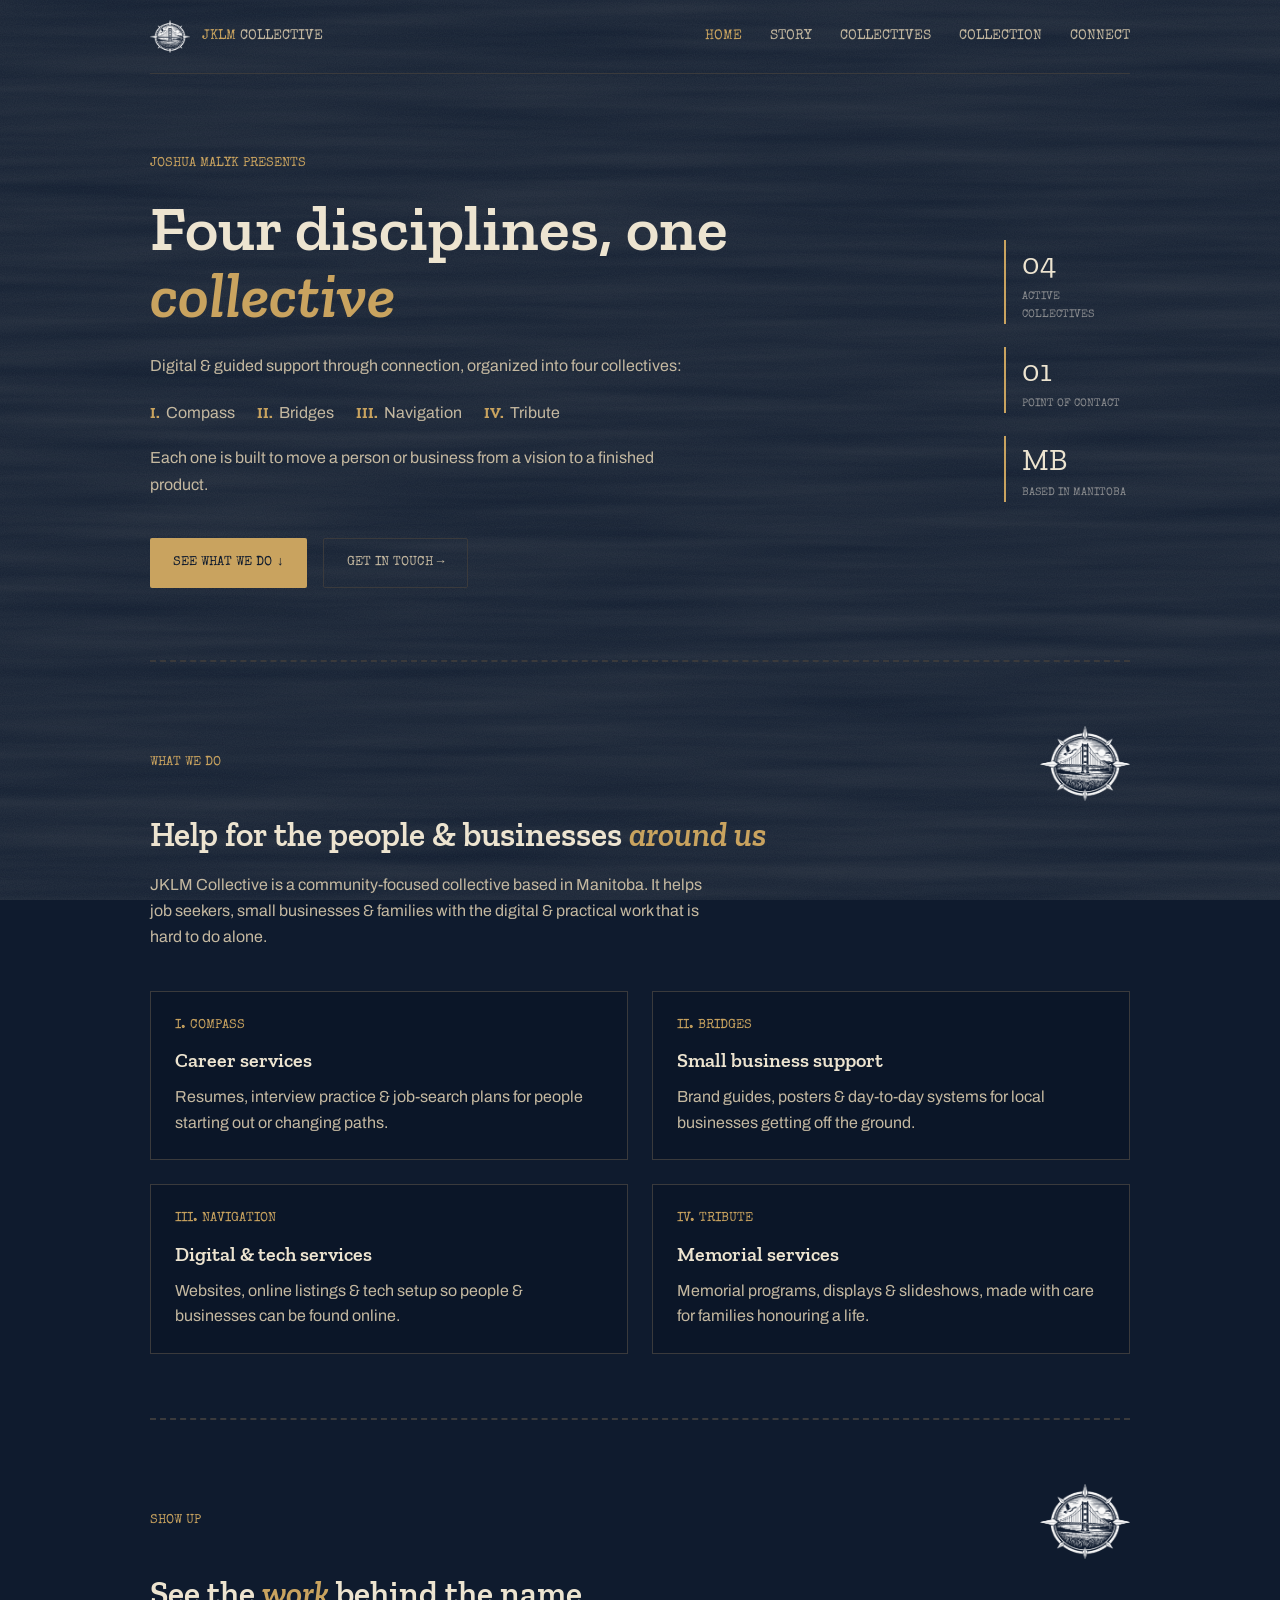
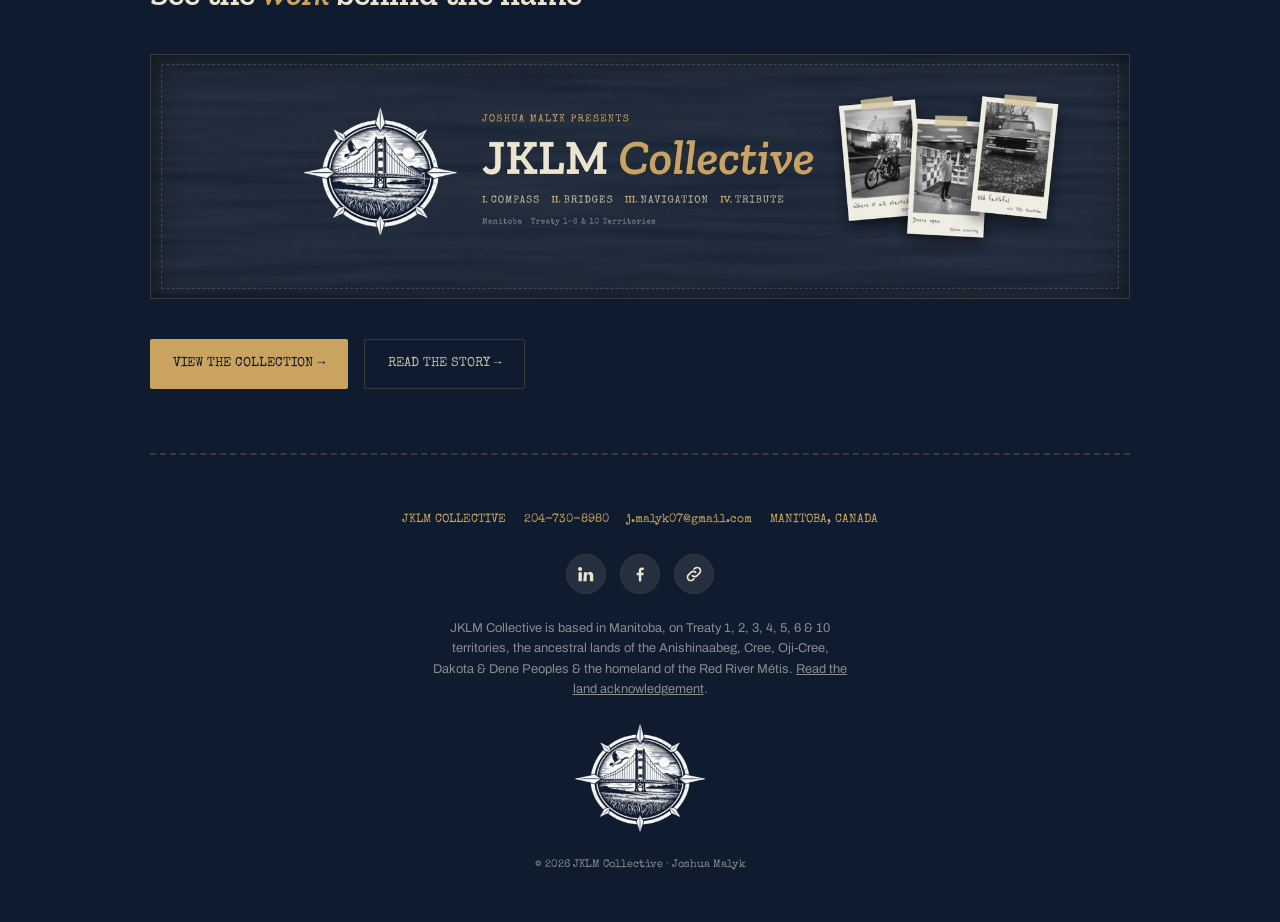
<file: index.html>
<!DOCTYPE html>
<html lang="en">
<head>
  <meta charset="utf-8">
  <meta name="viewport" content="width=device-width, initial-scale=1">
  <title>JKLM Collective | Career, Small Business, Digital &amp; Memorial Services in Manitoba</title>
  <meta name="description" content="JKLM Collective is a community-focused collective in Manitoba offering career help, small business branding, websites &amp; memorial tributes.">
  <link rel="icon" href="images/jklm-emblem.png">
  <!-- Google Fonts: Zilla Slab (headings), Archivo (body), Special Elite (labels) -->
  <link rel="preconnect" href="https://fonts.googleapis.com">
  <link rel="preconnect" href="https://fonts.gstatic.com" crossorigin>
  <link href="https://fonts.googleapis.com/css2?family=Zilla+Slab:ital,wght@0,500;0,600;1,600&amp;family=Archivo:wght@400;500;600&amp;family=Special+Elite&amp;display=swap" rel="stylesheet">
  <!-- one shared stylesheet for every page -->
  <link rel="stylesheet" href="css/styles.css">
</head>
<body>
<div class="wrap">

  <!-- ===== HEADER (same on every page) ===== -->
  <header class="site-header">
    <a class="brand" href="index.html">
      <img src="images/jklm-emblem.png" alt="" width="40" height="33">
      <span><b>JKLM</b> COLLECTIVE</span>
    </a>
    <nav class="site-nav" aria-label="Main">
      <ul>
        <li><a href="index.html" aria-current="page">Home</a></li>
        <li><a href="about.html">Story</a></li>
        <li><a href="services.html">Collectives</a></li>
        <li><a href="collection.html">Collection</a></li>
        <li><a href="contact.html">Connect</a></li>
      </ul>
    </nav>
  </header>

  <!-- ===== MAIN CONTENT ===== -->
  <main>

    <!-- Hero: page title and the four collectives -->
    <section class="hero" aria-labelledby="page-title">
      <div class="hero-copy">
        <p class="eyebrow">Joshua Malyk presents</p>
        <h1 id="page-title">Four disciplines, one <em>collective</em></h1>
        <p class="lede">Digital &amp; guided support through connection, organized into four collectives:</p>
        <ol class="hero-list">
          <li><b>I.</b>Compass</li>
          <li><b>II.</b>Bridges</li>
          <li><b>III.</b>Navigation</li>
          <li><b>IV.</b>Tribute</li>
        </ol>
        <p class="lede">Each one is built to move a person or business from a vision to a finished product.</p>
        <div class="btn-row">
          <a class="btn btn-primary" href="#what-we-do">See what we do ↓</a>
          <a class="btn btn-ghost" href="contact.html">Get in touch →</a>
        </div>
      </div>
      <dl class="stats">
        <div class="stat"><dt>04</dt><dd>Active collectives</dd></div>
        <div class="stat"><dt>01</dt><dd>Point of contact</dd></div>
        <div class="stat"><dt>MB</dt><dd>Based in Manitoba</dd></div>
      </dl>
    </section>

    <!-- What we do: one card per collective, each links to the Services page -->
    <section class="section" aria-labelledby="what-we-do">
    <div class="section-head">
      <p class="eyebrow">What we do</p>
      <img class="badge" src="images/jklm-emblem.png" alt="" width="90" height="75">
    </div>
    <h2 id="what-we-do">Help for the people &amp; businesses <em>around us</em></h2>
      <p class="lede">JKLM Collective is a community-focused collective based in Manitoba. It helps job seekers, small businesses &amp; families with the digital &amp; practical work that is hard to do alone.</p>
      <div class="card-grid">
      <a class="card" href="services.html#compass">
        <p class="eyebrow">I. Compass</p>
        <h3>Career services</h3>
        <p>Resumes, interview practice &amp; job-search plans for people starting out or changing paths.</p>
      </a>
      <a class="card" href="services.html#bridges">
        <p class="eyebrow">II. Bridges</p>
        <h3>Small business support</h3>
        <p>Brand guides, posters &amp; day-to-day systems for local businesses getting off the ground.</p>
      </a>
      <a class="card" href="services.html#navigation">
        <p class="eyebrow">III. Navigation</p>
        <h3>Digital &amp; tech services</h3>
        <p>Websites, online listings &amp; tech setup so people &amp; businesses can be found online.</p>
      </a>
      <a class="card" href="services.html#tribute">
        <p class="eyebrow">IV. Tribute</p>
        <h3>Memorial services</h3>
        <p>Memorial programs, displays &amp; slideshows, made with care for families honouring a life.</p>
      </a>
      </div>
    </section>

    <!-- Banner + call to action -->
    <section class="section" aria-labelledby="cta">
    <div class="section-head">
      <p class="eyebrow">Show up</p>
      <img class="badge" src="images/jklm-emblem.png" alt="" width="90" height="75">
    </div>
    <h2 id="cta">See the <em>work</em> behind the name</h2>
      <img class="banner" src="images/jklm-banner.jpg" alt="JKLM Collective banner: the compass emblem, the words JKLM Collective, &amp; three Polaroid photos of a motorcycle, a storefront &amp; an old truck" width="1600" height="400">
      <div class="btn-row">
        <a class="btn btn-primary" href="collection.html">View the collection →</a>
        <a class="btn btn-ghost" href="about.html">Read the story →</a>
      </div>
    </section>

  </main>

  <!-- ===== FOOTER (same on every page) ===== -->
  <footer class="site-footer">
    <p class="footer-line">
      <span>JKLM Collective</span>
      <a href="tel:+12047308980">204-730-8980</a>
      <a class="email" href="mailto:j.malyk07@gmail.com">j.malyk07@gmail.com</a>
      <span>Manitoba, Canada</span>
    </p>
    <ul class="social">
      <li><a href="https://www.linkedin.com/in/joshua-malyk/" target="_blank" rel="noopener" aria-label="LinkedIn (opens in a new tab)"><svg viewBox="0 0 24 24" fill="currentColor" aria-hidden="true"><path d="M4.98 3.5a2.5 2.5 0 1 1 0 5 2.5 2.5 0 0 1 0-5zM3 9.75h4v11H3zM9.5 9.75h3.8v1.5h.06c.53-1 1.83-1.75 3.24-1.75 3.47 0 4.1 2.2 4.1 5.07v6.18h-4v-5.48c0-1.31-.02-2.99-1.82-2.99-1.83 0-2.11 1.43-2.11 2.9v5.57h-4z"/></svg></a></li>
      <li><a href="https://www.facebook.com/" target="_blank" rel="noopener" aria-label="Facebook (opens in a new tab)"><svg viewBox="0 0 24 24" fill="currentColor" aria-hidden="true"><path d="M13.5 21v-7.5h2.5l.4-3h-2.9V8.6c0-.87.25-1.46 1.5-1.46h1.55V4.47A20.7 20.7 0 0 0 14.3 4.3c-2.2 0-3.7 1.34-3.7 3.8v2.4H8.1v3h2.5V21z"/></svg></a></li>
      <li><a href="https://sites.google.com/view/jklm-collective/home" target="_blank" rel="noopener" aria-label="JKLM Collective Google Site (opens in a new tab)"><svg viewBox="0 0 24 24" fill="none" stroke="currentColor" stroke-width="2" stroke-linecap="round" aria-hidden="true"><path d="M10 14a4 4 0 0 0 5.66 0l3-3a4 4 0 0 0-5.66-5.66l-1 1"/><path d="M14 10a4 4 0 0 0-5.66 0l-3 3a4 4 0 0 0 5.66 5.66l1-1"/></svg></a></li>
    </ul>
    <p class="footer-land">JKLM Collective is based in Manitoba, on Treaty 1, 2, 3, 4, 5, 6 &amp; 10 territories, the ancestral lands of the Anishinaabeg, Cree, Oji-Cree, Dakota &amp; Dene Peoples &amp; the homeland of the Red River Métis. <a href="about.html#land">Read the land acknowledgement</a>.</p>
    <img class="footer-emblem" src="images/jklm-emblem.png" alt="JKLM Collective compass emblem" width="130" height="109">
    <p class="footer-copy">© 2026 JKLM Collective · Joshua Malyk</p>
  </footer>

</div>
</body>
</html>
</file>
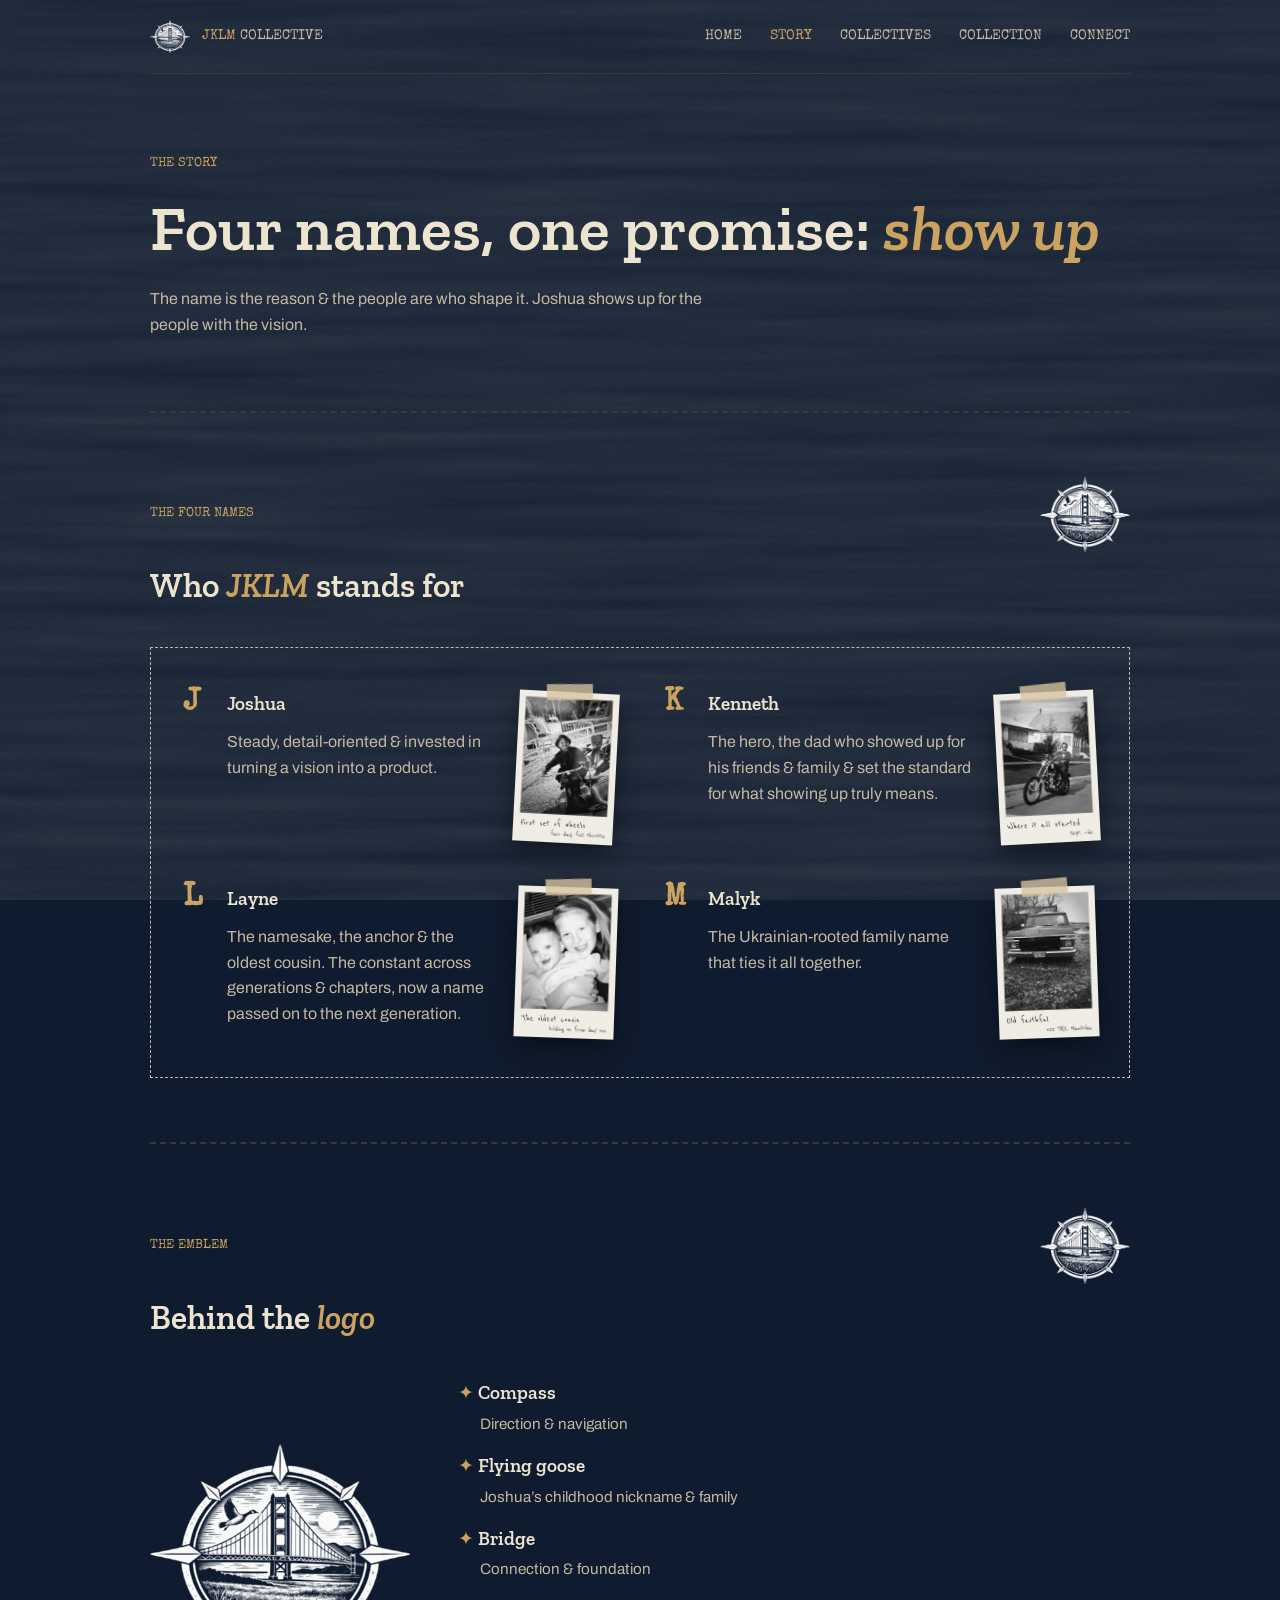
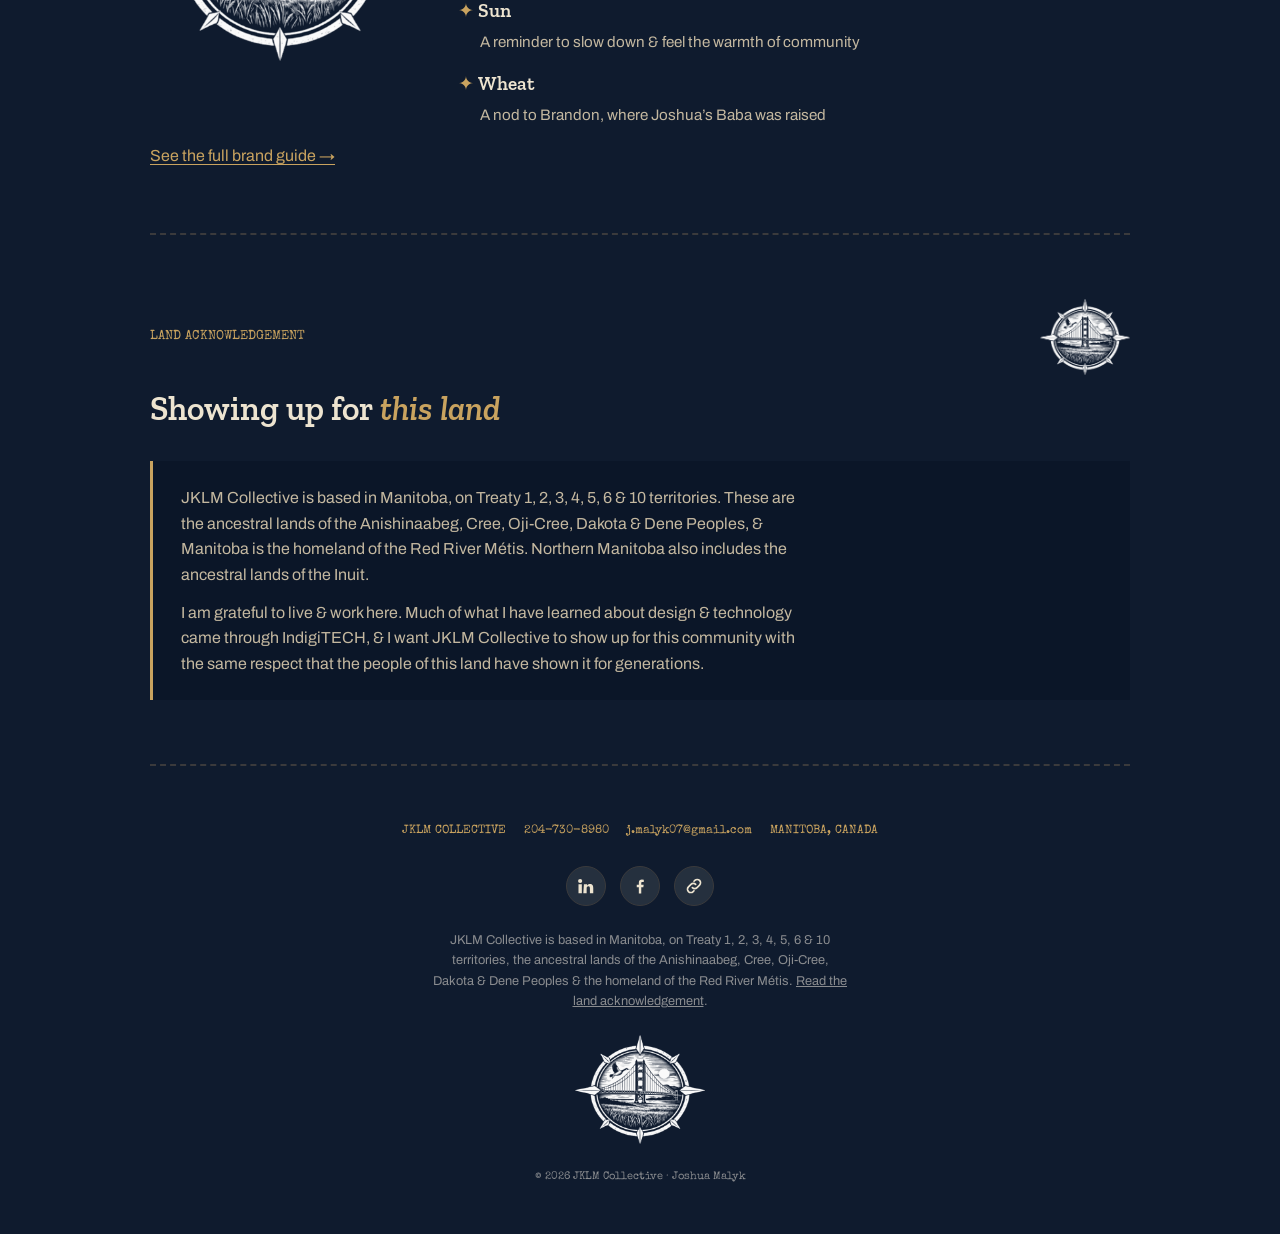
<file: about.html>
<!DOCTYPE html>
<html lang="en">
<head>
  <meta charset="utf-8">
  <meta name="viewport" content="width=device-width, initial-scale=1">
  <title>The Story Behind JKLM Collective | Joshua Malyk, Manitoba</title>
  <meta name="description" content="Meet the four names behind JKLM Collective: Joshua, Kenneth, Layne &amp; Malyk. One promise: show up for the people with the vision.">
  <link rel="icon" href="images/jklm-emblem.png">
  <!-- Google Fonts: Zilla Slab (headings), Archivo (body), Special Elite (labels) -->
  <link rel="preconnect" href="https://fonts.googleapis.com">
  <link rel="preconnect" href="https://fonts.gstatic.com" crossorigin>
  <link href="https://fonts.googleapis.com/css2?family=Zilla+Slab:ital,wght@0,500;0,600;1,600&amp;family=Archivo:wght@400;500;600&amp;family=Special+Elite&amp;display=swap" rel="stylesheet">
  <!-- one shared stylesheet for every page -->
  <link rel="stylesheet" href="css/styles.css">
</head>
<body>
<div class="wrap">

  <!-- ===== HEADER (same on every page) ===== -->
  <header class="site-header">
    <a class="brand" href="index.html">
      <img src="images/jklm-emblem.png" alt="" width="40" height="33">
      <span><b>JKLM</b> COLLECTIVE</span>
    </a>
    <nav class="site-nav" aria-label="Main">
      <ul>
        <li><a href="index.html">Home</a></li>
        <li><a href="about.html" aria-current="page">Story</a></li>
        <li><a href="services.html">Collectives</a></li>
        <li><a href="collection.html">Collection</a></li>
        <li><a href="contact.html">Connect</a></li>
      </ul>
    </nav>
  </header>

  <!-- ===== MAIN CONTENT ===== -->
  <main>

    <!-- Page intro -->
    <section class="hero" aria-labelledby="page-title">
      <div class="hero-copy">
        <p class="eyebrow">The story</p>
        <h1 id="page-title">Four names, one promise: <em>show up</em></h1>
        <p class="lede">The name is the reason &amp; the people are who shape it. Joshua shows up for the people with the vision.</p>
      </div>
    </section>

    <!-- J, K, L, M: each name with its Polaroid -->
    <section class="section" aria-labelledby="names">
    <div class="section-head">
      <p class="eyebrow">The four names</p>
      <img class="badge" src="images/jklm-emblem.png" alt="" width="90" height="75">
    </div>
    <h2 id="names">Who <em>JKLM</em> stands for</h2>
      <div class="letters">
        <article class="letter">
          <div>
            <h3><span>J</span>Joshua</h3>
            <p>Steady, detail-oriented &amp; invested in turning a vision into a product.</p>
          </div>
          <figure class="polaroid small" style="--tilt:3deg">
            <img src="images/polaroid-07-kid-bike.jpg" alt="Joshua as a young boy grinning on a kiddie motorcycle ride at the fair, captioned First set of wheels" width="600" height="905">
          </figure>
        </article>
        <article class="letter">
          <div>
            <h3><span>K</span>Kenneth</h3>
            <p>The hero, the dad who showed up for his friends &amp; family &amp; set the standard for what showing up truly means.</p>
          </div>
          <figure class="polaroid small" style="--tilt:-3deg">
            <img src="images/polaroid-04-motorcycle.jpg" alt="Vintage photo of Kenneth riding a chopper motorcycle down a residential street, captioned Where it all started" width="600" height="905">
          </figure>
        </article>
        <article class="letter">
          <div>
            <h3><span>L</span>Layne</h3>
            <p>The namesake, the anchor &amp; the oldest cousin. The constant across generations &amp; chapters, now a name passed on to the next generation.</p>
          </div>
          <figure class="polaroid small" style="--tilt:2deg">
            <img src="images/polaroid-08-layne.jpg" alt="Layne as a young girl smiling &amp; holding baby Joshua, captioned The oldest cousin" width="600" height="905">
          </figure>
        </article>
        <article class="letter">
          <div>
            <h3><span>M</span>Malyk</h3>
            <p>The Ukrainian-rooted family name that ties it all together.</p>
          </div>
          <figure class="polaroid small" style="--tilt:-2deg">
            <img src="images/polaroid-06-truck.jpg" alt="An old green Ford pickup parked on frosty grass beside a farmhouse, captioned Old faithful" width="600" height="905">
          </figure>
        </article>
      </div>
    </section>

    <!-- What the emblem is made of -->
    <section class="section" aria-labelledby="logo">
    <div class="section-head">
      <p class="eyebrow">The emblem</p>
      <img class="badge" src="images/jklm-emblem.png" alt="" width="90" height="75">
    </div>
    <h2 id="logo">Behind the <em>logo</em></h2>
      <div class="logo-meaning">
        <img src="images/jklm-emblem.png" alt="JKLM Collective emblem: a compass circle around a bridge, a flying goose, the sun &amp; wheat" width="645" height="539">
        <ul>
          <li><b>Compass</b><span>Direction &amp; navigation</span></li>
          <li><b>Flying goose</b><span>Joshua&rsquo;s childhood nickname &amp; family</span></li>
          <li><b>Bridge</b><span>Connection &amp; foundation</span></li>
          <li><b>Sun</b><span>A reminder to slow down &amp; feel the warmth of community</span></li>
          <li><b>Wheat</b><span>A nod to Brandon, where Joshua&rsquo;s Baba was raised</span></li>
        </ul>
      </div>
      <p class="lede"><a class="inline" href="brand.html">See the full brand guide &rarr;</a></p>
    </section>

    <!-- Land acknowledgement (linked from every footer) -->
    <section class="section" aria-labelledby="land">
    <div class="section-head">
      <p class="eyebrow">Land acknowledgement</p>
      <img class="badge" src="images/jklm-emblem.png" alt="" width="90" height="75">
    </div>
    <h2 id="land">Showing up for <em>this land</em></h2>
      <div class="land">
        <p>JKLM Collective is based in Manitoba, on Treaty 1, 2, 3, 4, 5, 6 &amp; 10 territories. These are the ancestral lands of the Anishinaabeg, Cree, Oji-Cree, Dakota &amp; Dene Peoples, &amp; Manitoba is the homeland of the Red River Métis. Northern Manitoba also includes the ancestral lands of the Inuit.</p>
        <p>I am grateful to live &amp; work here. Much of what I have learned about design &amp; technology came through IndigiTECH, &amp; I want JKLM Collective to show up for this community with the same respect that the people of this land have shown it for generations.</p>
      </div>
    </section>

  </main>

  <!-- ===== FOOTER (same on every page) ===== -->
  <footer class="site-footer">
    <p class="footer-line">
      <span>JKLM Collective</span>
      <a href="tel:+12047308980">204-730-8980</a>
      <a class="email" href="mailto:j.malyk07@gmail.com">j.malyk07@gmail.com</a>
      <span>Manitoba, Canada</span>
    </p>
    <ul class="social">
      <li><a href="https://www.linkedin.com/in/joshua-malyk/" target="_blank" rel="noopener" aria-label="LinkedIn (opens in a new tab)"><svg viewBox="0 0 24 24" fill="currentColor" aria-hidden="true"><path d="M4.98 3.5a2.5 2.5 0 1 1 0 5 2.5 2.5 0 0 1 0-5zM3 9.75h4v11H3zM9.5 9.75h3.8v1.5h.06c.53-1 1.83-1.75 3.24-1.75 3.47 0 4.1 2.2 4.1 5.07v6.18h-4v-5.48c0-1.31-.02-2.99-1.82-2.99-1.83 0-2.11 1.43-2.11 2.9v5.57h-4z"/></svg></a></li>
      <li><a href="https://www.facebook.com/" target="_blank" rel="noopener" aria-label="Facebook (opens in a new tab)"><svg viewBox="0 0 24 24" fill="currentColor" aria-hidden="true"><path d="M13.5 21v-7.5h2.5l.4-3h-2.9V8.6c0-.87.25-1.46 1.5-1.46h1.55V4.47A20.7 20.7 0 0 0 14.3 4.3c-2.2 0-3.7 1.34-3.7 3.8v2.4H8.1v3h2.5V21z"/></svg></a></li>
      <li><a href="https://sites.google.com/view/jklm-collective/home" target="_blank" rel="noopener" aria-label="JKLM Collective Google Site (opens in a new tab)"><svg viewBox="0 0 24 24" fill="none" stroke="currentColor" stroke-width="2" stroke-linecap="round" aria-hidden="true"><path d="M10 14a4 4 0 0 0 5.66 0l3-3a4 4 0 0 0-5.66-5.66l-1 1"/><path d="M14 10a4 4 0 0 0-5.66 0l-3 3a4 4 0 0 0 5.66 5.66l1-1"/></svg></a></li>
    </ul>
    <p class="footer-land">JKLM Collective is based in Manitoba, on Treaty 1, 2, 3, 4, 5, 6 &amp; 10 territories, the ancestral lands of the Anishinaabeg, Cree, Oji-Cree, Dakota &amp; Dene Peoples &amp; the homeland of the Red River Métis. <a href="about.html#land">Read the land acknowledgement</a>.</p>
    <img class="footer-emblem" src="images/jklm-emblem.png" alt="JKLM Collective compass emblem" width="130" height="109">
    <p class="footer-copy">© 2026 JKLM Collective · Joshua Malyk</p>
  </footer>

</div>
</body>
</html>
</file>
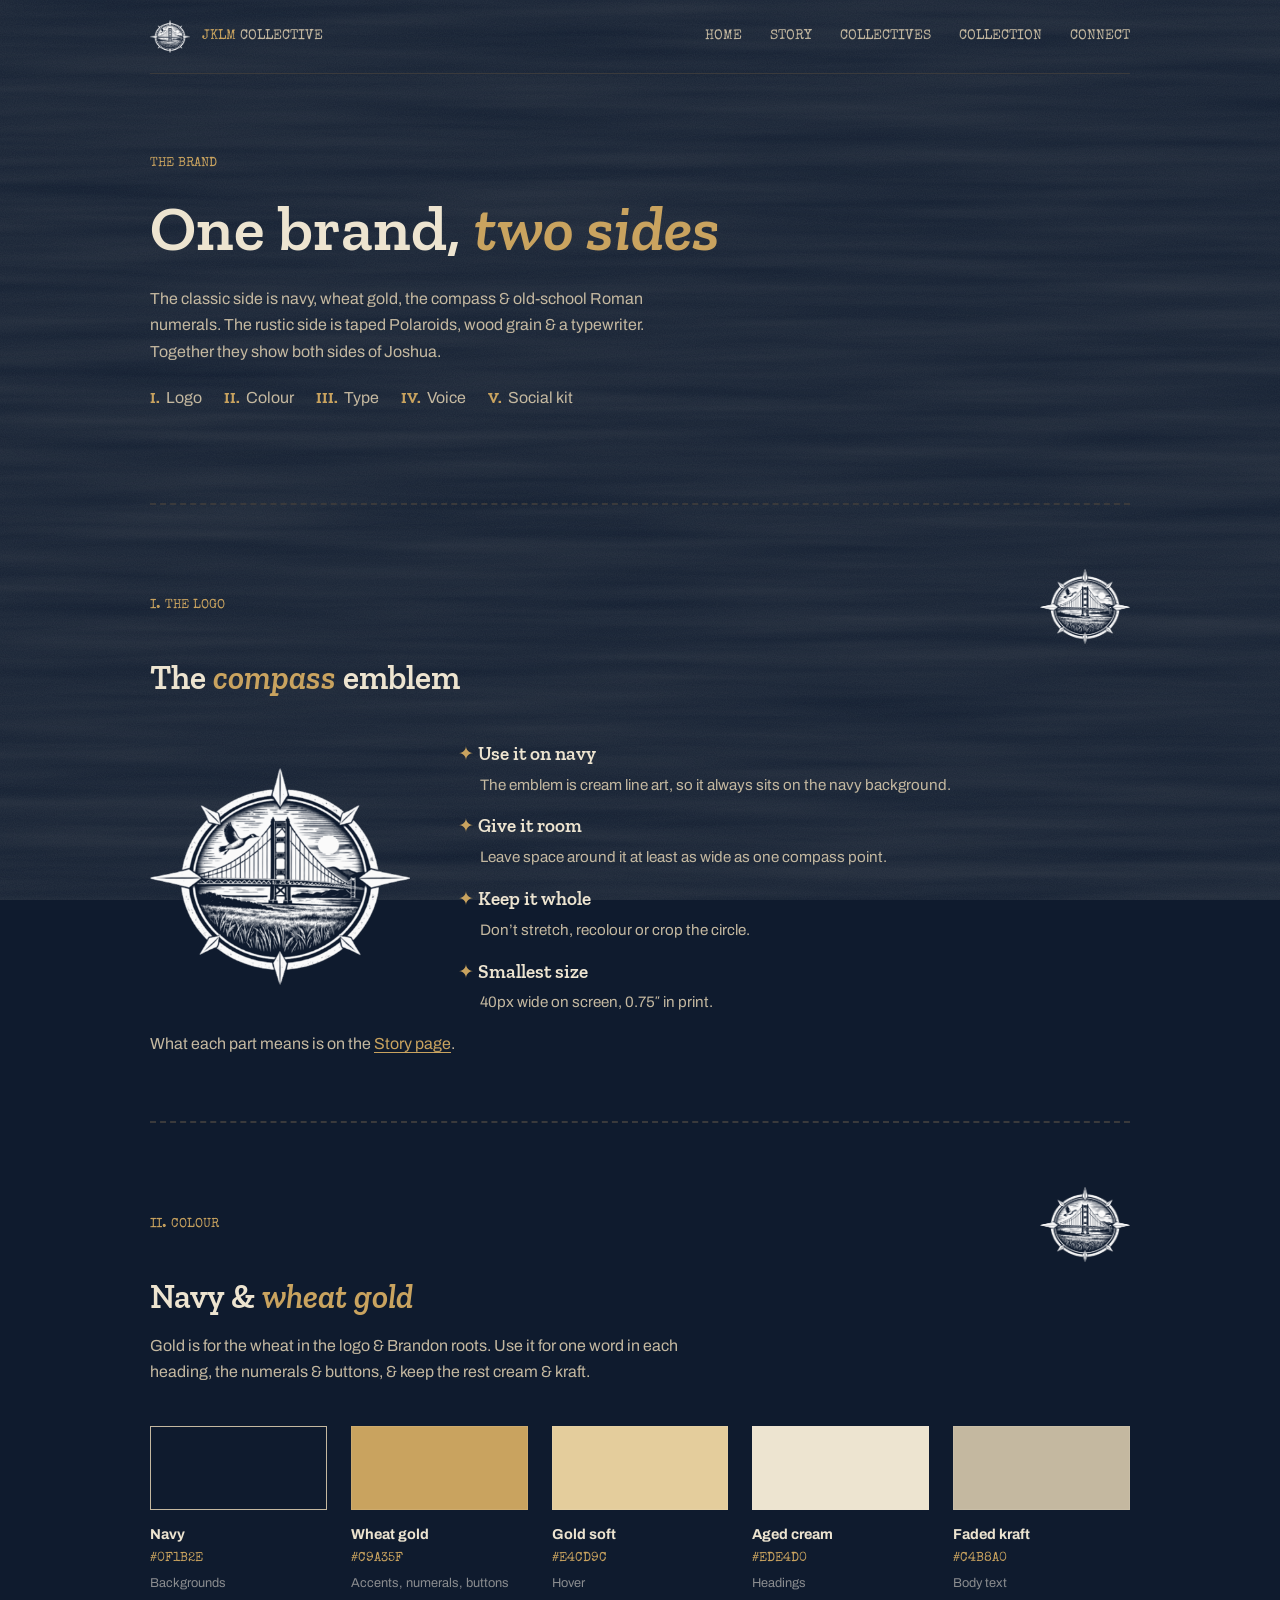
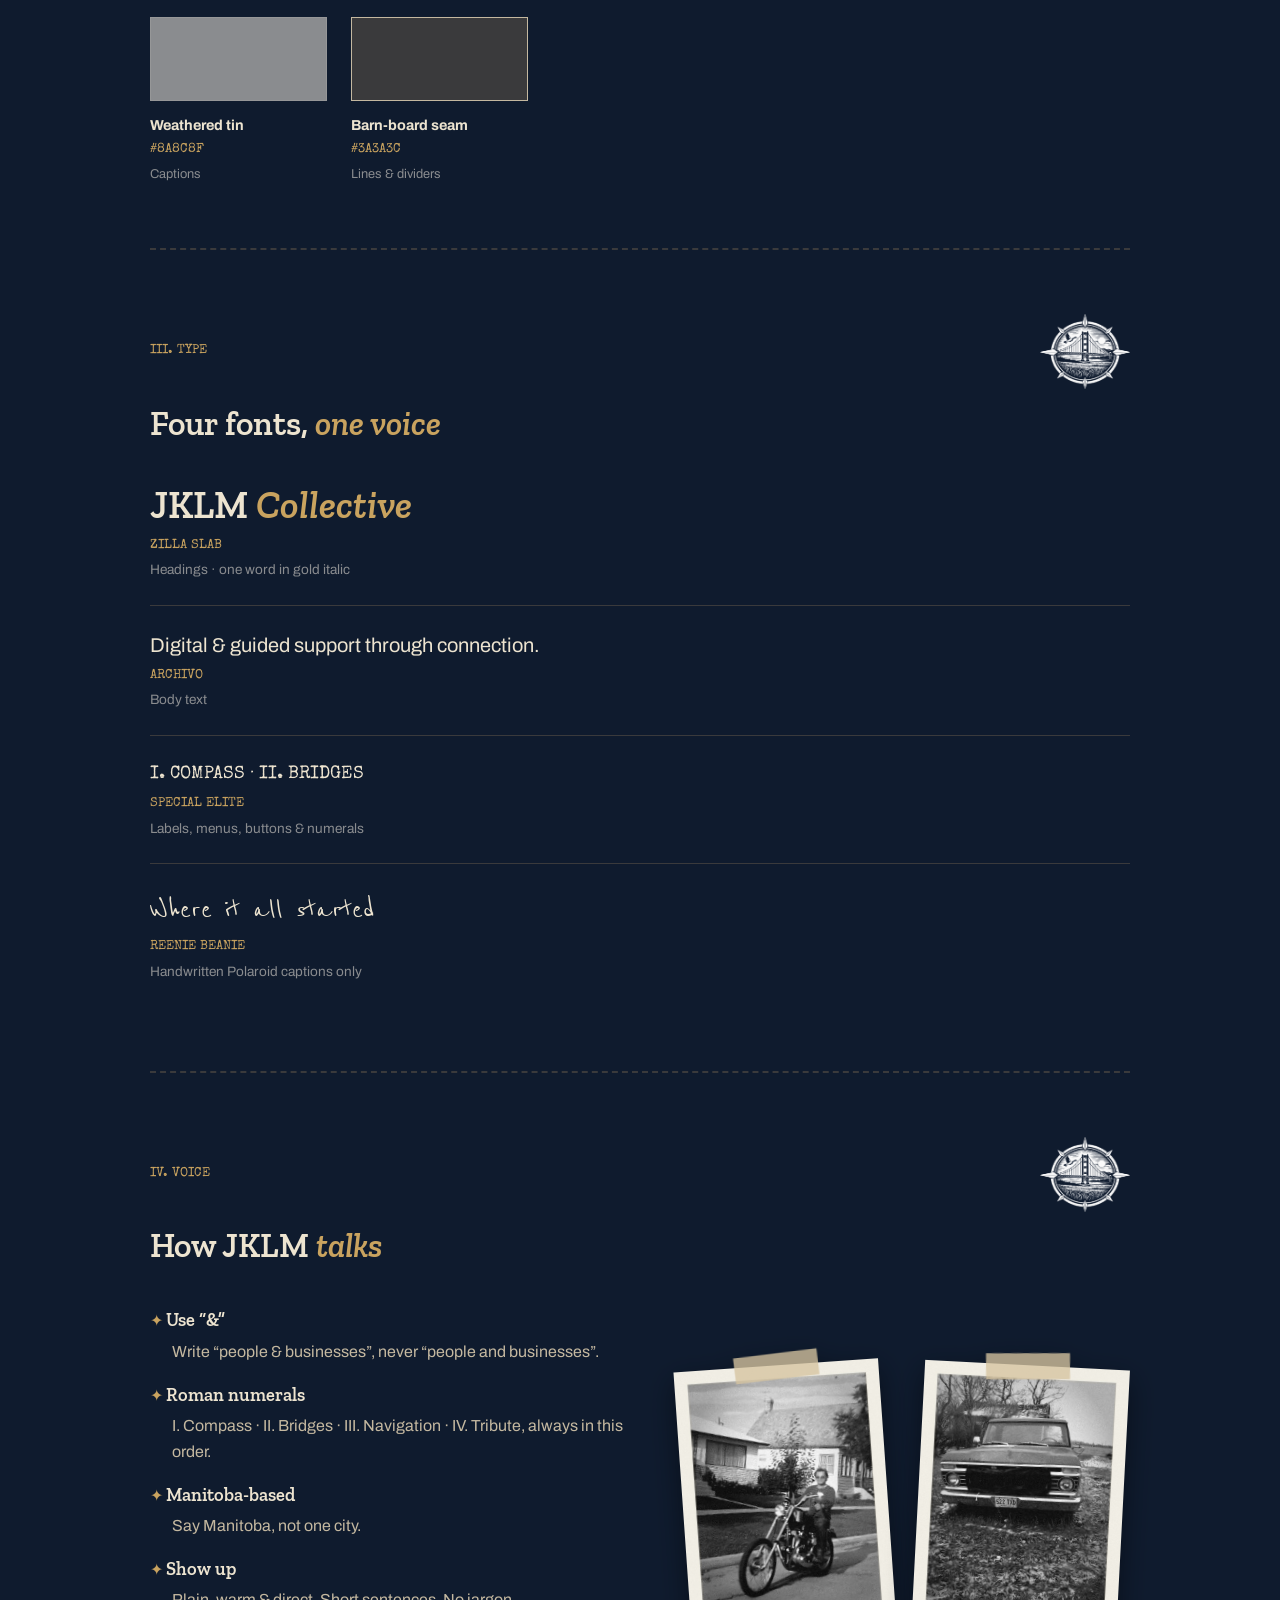
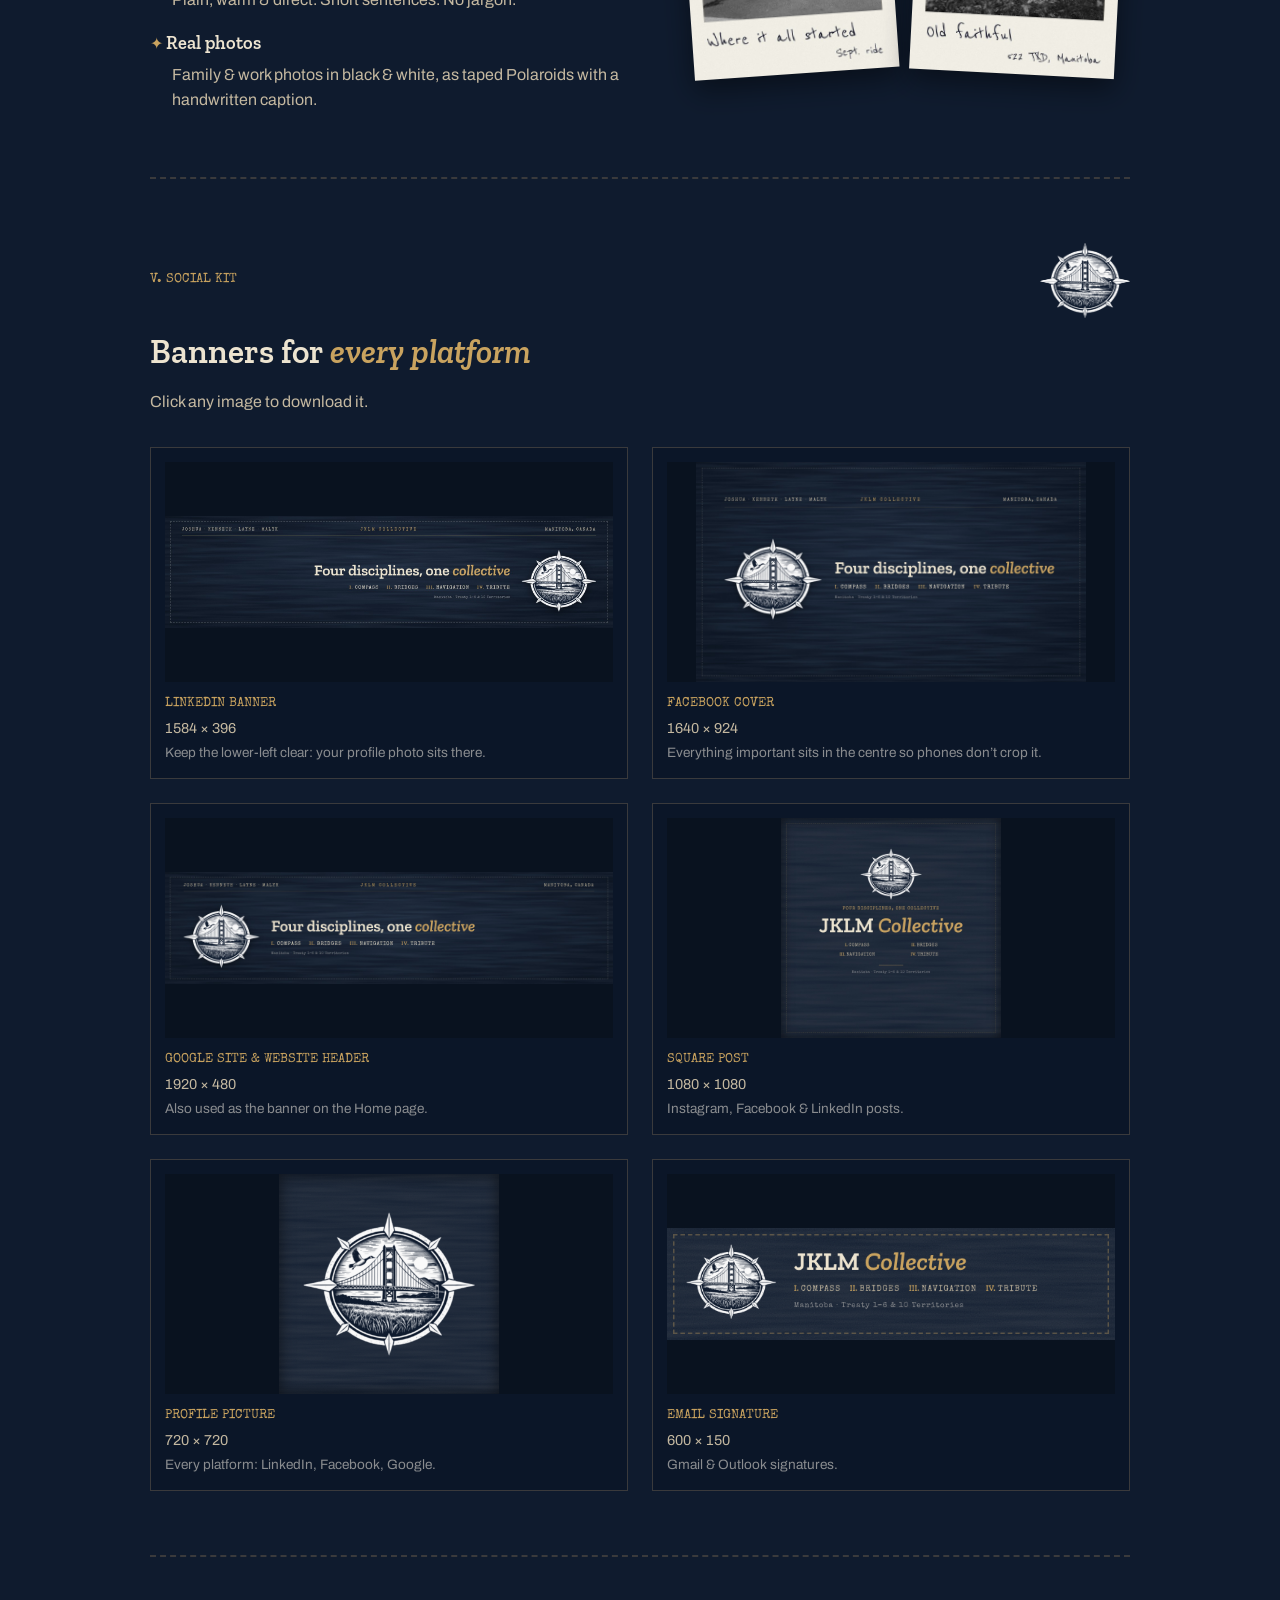
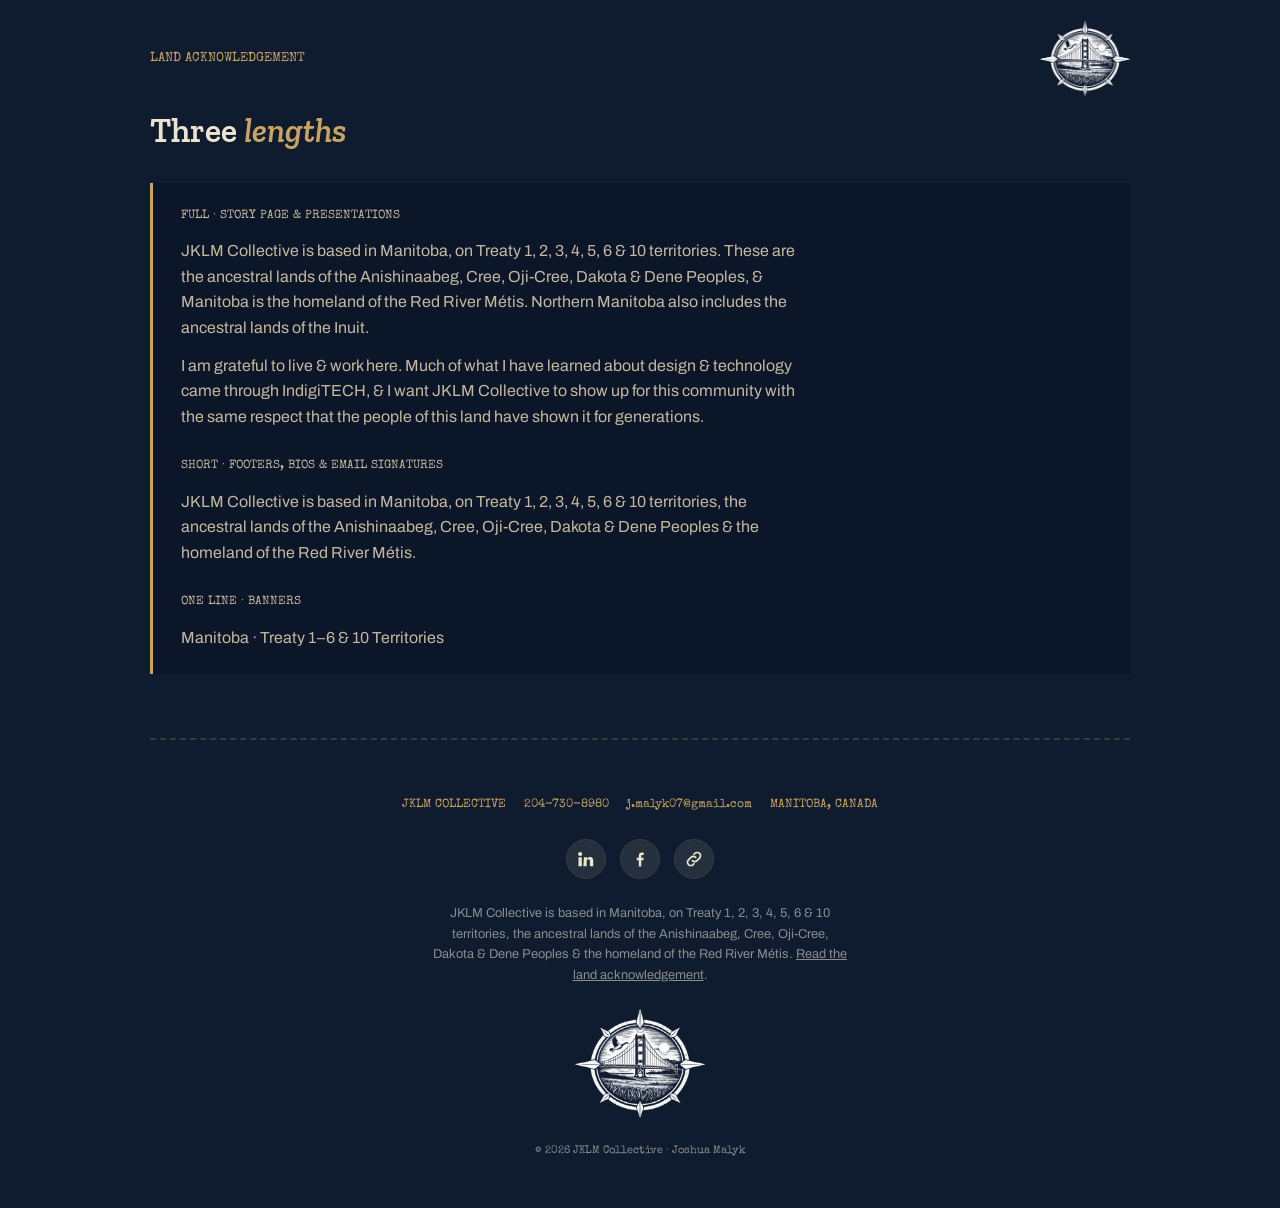
<file: brand.html>
<!DOCTYPE html>
<html lang="en">
<head>
  <meta charset="utf-8">
  <meta name="viewport" content="width=device-width, initial-scale=1">
  <title>JKLM Collective Brand Guide | Logo, Colours, Type &amp; Social Banners</title>
  <meta name="description" content="The JKLM Collective brand guide: the compass emblem, navy &amp; wheat gold colours, fonts, Polaroid style, social media banners &amp; land acknowledgement.">
  <link rel="icon" href="images/jklm-emblem.png">
  <!-- Google Fonts: Zilla Slab (headings), Archivo (body), Special Elite (labels) -->
  <link rel="preconnect" href="https://fonts.googleapis.com">
  <link rel="preconnect" href="https://fonts.gstatic.com" crossorigin>
  <link href="https://fonts.googleapis.com/css2?family=Zilla+Slab:ital,wght@0,500;0,600;1,600&amp;family=Archivo:wght@400;500;600&amp;family=Special+Elite&amp;family=Reenie+Beanie&amp;display=swap" rel="stylesheet">
  <!-- one shared stylesheet for every page -->
  <link rel="stylesheet" href="css/styles.css">
</head>
<body>
<div class="wrap">

  <!-- ===== HEADER (same on every page) ===== -->
  <header class="site-header">
    <a class="brand" href="index.html">
      <img src="images/jklm-emblem.png" alt="" width="40" height="33">
      <span><b>JKLM</b> COLLECTIVE</span>
    </a>
    <nav class="site-nav" aria-label="Main">
      <ul>
        <li><a href="index.html">Home</a></li>
        <li><a href="about.html">Story</a></li>
        <li><a href="services.html">Collectives</a></li>
        <li><a href="collection.html">Collection</a></li>
        <li><a href="contact.html">Connect</a></li>
      </ul>
    </nav>
  </header>

  <!-- ===== MAIN CONTENT ===== -->
  <main>

    <!-- Page intro -->
    <section class="hero" aria-labelledby="page-title">
      <div class="hero-copy">
        <p class="eyebrow">The brand</p>
        <h1 id="page-title">One brand, <em>two sides</em></h1>
        <p class="lede">The classic side is navy, wheat gold, the compass &amp; old-school Roman numerals. The rustic side is taped Polaroids, wood grain &amp; a typewriter. Together they show both sides of Joshua.</p>
        <nav aria-label="Jump to a part of the brand guide">
          <ul class="hero-list">
          <li><a href="#logo"><b>I.</b>Logo</a></li>
          <li><a href="#colour"><b>II.</b>Colour</a></li>
          <li><a href="#type"><b>III.</b>Type</a></li>
          <li><a href="#voice"><b>IV.</b>Voice</a></li>
          <li><a href="#kit"><b>V.</b>Social kit</a></li>
          </ul>
        </nav>
      </div>
    </section>

    <!-- Logo -->
    <section class="section" aria-labelledby="logo">
    <div class="section-head">
      <p class="eyebrow">I. The logo</p>
      <img class="badge" src="images/jklm-emblem.png" alt="" width="90" height="75">
    </div>
    <h2 id="logo">The <em>compass</em> emblem</h2>
      <div class="logo-meaning">
        <img src="images/jklm-emblem.png" alt="JKLM Collective emblem: a compass circle around a bridge, a flying goose, the sun &amp; wheat" width="645" height="539">
        <ul>
          <li><b>Use it on navy</b><span>The emblem is cream line art, so it always sits on the navy background.</span></li>
          <li><b>Give it room</b><span>Leave space around it at least as wide as one compass point.</span></li>
          <li><b>Keep it whole</b><span>Don&rsquo;t stretch, recolour or crop the circle.</span></li>
          <li><b>Smallest size</b><span>40px wide on screen, 0.75&Prime; in print.</span></li>
        </ul>
      </div>
      <p class="lede">What each part means is on the <a class="inline" href="about.html#logo">Story page</a>.</p>
    </section>

    <!-- Colour -->
    <section class="section" aria-labelledby="colour">
    <div class="section-head">
      <p class="eyebrow">II. Colour</p>
      <img class="badge" src="images/jklm-emblem.png" alt="" width="90" height="75">
    </div>
    <h2 id="colour">Navy &amp; <em>wheat gold</em></h2>
      <p class="lede">Gold is for the wheat in the logo &amp; Brandon roots. Use it for one word in each heading, the numerals &amp; buttons, &amp; keep the rest cream &amp; kraft.</p>
      <ul class="swatches">
        <li class="swatch"><span class="chip chip-line" style="background:#0f1b2e"></span><b>Navy</b><code>#0F1B2E</code><small>Backgrounds</small></li>
        <li class="swatch"><span class="chip" style="background:#c9a35f"></span><b>Wheat gold</b><code>#C9A35F</code><small>Accents, numerals, buttons</small></li>
        <li class="swatch"><span class="chip" style="background:#e4cd9c"></span><b>Gold soft</b><code>#E4CD9C</code><small>Hover</small></li>
        <li class="swatch"><span class="chip" style="background:#ede4d0"></span><b>Aged cream</b><code>#EDE4D0</code><small>Headings</small></li>
        <li class="swatch"><span class="chip" style="background:#c4b8a0"></span><b>Faded kraft</b><code>#C4B8A0</code><small>Body text</small></li>
        <li class="swatch"><span class="chip" style="background:#8a8c8f"></span><b>Weathered tin</b><code>#8A8C8F</code><small>Captions</small></li>
        <li class="swatch"><span class="chip chip-line" style="background:#3a3a3c"></span><b>Barn-board seam</b><code>#3A3A3C</code><small>Lines &amp; dividers</small></li>
      </ul>
    </section>

    <!-- Type -->
    <section class="section" aria-labelledby="type">
    <div class="section-head">
      <p class="eyebrow">III. Type</p>
      <img class="badge" src="images/jklm-emblem.png" alt="" width="90" height="75">
    </div>
    <h2 id="type">Four fonts, <em>one voice</em></h2>
      <ul class="type-list">
        <li><p class="type-sample" style="font-family:var(--font-display);font-weight:600">JKLM <em>Collective</em></p><b>Zilla Slab</b><small>Headings · one word in gold italic</small></li>
        <li><p class="type-sample" style="font-family:var(--font-body);font-size:1.25rem">Digital &amp; guided support through connection.</p><b>Archivo</b><small>Body text</small></li>
        <li><p class="type-sample" style="font-family:var(--font-mono);font-size:1.15rem;text-transform:uppercase">I. Compass · II. Bridges</p><b>Special Elite</b><small>Labels, menus, buttons &amp; numerals</small></li>
        <li><p class="type-sample" style="font-family:'Reenie Beanie',cursive;font-size:2rem">Where it all started</p><b>Reenie Beanie</b><small>Handwritten Polaroid captions only</small></li>
      </ul>
    </section>

    <!-- Voice + Polaroids -->
    <section class="section" aria-labelledby="voice">
    <div class="section-head">
      <p class="eyebrow">IV. Voice</p>
      <img class="badge" src="images/jklm-emblem.png" alt="" width="90" height="75">
    </div>
    <h2 id="voice">How JKLM <em>talks</em></h2>
      <div class="voice">
        <ul class="voice-rules">
          <li><b>Use &ldquo;&amp;&rdquo;</b><span>Write &ldquo;people &amp; businesses&rdquo;, never &ldquo;people and businesses&rdquo;.</span></li>
          <li><b>Roman numerals</b><span>I. Compass · II. Bridges · III. Navigation · IV. Tribute, always in this order.</span></li>
          <li><b>Manitoba-based</b><span>Say Manitoba, not one city.</span></li>
          <li><b>Show up</b><span>Plain, warm &amp; direct. Short sentences. No jargon.</span></li>
          <li><b>Real photos</b><span>Family &amp; work photos in black &amp; white, as taped Polaroids with a handwritten caption.</span></li>
        </ul>
        <div class="polaroid-row voice-photos">
          <figure class="polaroid" style="--tilt:-4deg"><img src="images/polaroid-04-motorcycle.jpg" alt="Kenneth riding a chopper motorcycle, captioned Where it all started" width="600" height="905" loading="lazy"></figure>
          <figure class="polaroid" style="--tilt:3deg"><img src="images/polaroid-06-truck.jpg" alt="An old green Ford pickup on frosty grass, captioned Old faithful" width="600" height="905" loading="lazy"></figure>
        </div>
      </div>
    </section>

    <!-- Social kit -->
    <section class="section" aria-labelledby="kit">
    <div class="section-head">
      <p class="eyebrow">V. Social kit</p>
      <img class="badge" src="images/jklm-emblem.png" alt="" width="90" height="75">
    </div>
    <h2 id="kit">Banners for <em>every platform</em></h2>
      <p class="lede">Click any image to download it.</p>
      <div class="kit">
        <figure class="kit-item">
          <a href="images/brand/jklm-linkedin-banner.jpg" download><img src="images/brand/jklm-linkedin-banner.jpg" alt="JKLM Collective LinkedIn banner on navy with the compass emblem" loading="lazy"></a>
          <figcaption><b>LinkedIn banner</b><span>1584 × 396</span><small>Keep the lower-left clear: your profile photo sits there.</small></figcaption>
        </figure>
        <figure class="kit-item">
          <a href="images/brand/jklm-facebook-cover.jpg" download><img src="images/brand/jklm-facebook-cover.jpg" alt="JKLM Collective Facebook cover on navy with the compass emblem" loading="lazy"></a>
          <figcaption><b>Facebook cover</b><span>1640 × 924</span><small>Everything important sits in the centre so phones don&rsquo;t crop it.</small></figcaption>
        </figure>
        <figure class="kit-item">
          <a href="images/brand/jklm-site-header.jpg" download><img src="images/brand/jklm-site-header.jpg" alt="JKLM Collective Google Site &amp; website header on navy with the compass emblem" loading="lazy"></a>
          <figcaption><b>Google Site &amp; website header</b><span>1920 × 480</span><small>Also used as the banner on the Home page.</small></figcaption>
        </figure>
        <figure class="kit-item">
          <a href="images/brand/jklm-square-post.jpg" download><img src="images/brand/jklm-square-post.jpg" alt="JKLM Collective Square post on navy with the compass emblem" loading="lazy"></a>
          <figcaption><b>Square post</b><span>1080 × 1080</span><small>Instagram, Facebook &amp; LinkedIn posts.</small></figcaption>
        </figure>
        <figure class="kit-item">
          <a href="images/brand/jklm-profile-emblem.png" download><img src="images/brand/jklm-profile-emblem.png" alt="JKLM Collective Profile picture on navy with the compass emblem" loading="lazy"></a>
          <figcaption><b>Profile picture</b><span>720 × 720</span><small>Every platform: LinkedIn, Facebook, Google.</small></figcaption>
        </figure>
        <figure class="kit-item">
          <a href="images/brand/jklm-email-signature.png" download><img src="images/brand/jklm-email-signature.png" alt="JKLM Collective Email signature on navy with the compass emblem" loading="lazy"></a>
          <figcaption><b>Email signature</b><span>600 × 150</span><small>Gmail &amp; Outlook signatures.</small></figcaption>
        </figure>
      </div>
    </section>

    <!-- Land acknowledgement -->
    <section class="section" aria-labelledby="land">
    <div class="section-head">
      <p class="eyebrow">Land acknowledgement</p>
      <img class="badge" src="images/jklm-emblem.png" alt="" width="90" height="75">
    </div>
    <h2 id="land">Three <em>lengths</em></h2>
      <div class="land">
        <p class="land-label">Full · Story page &amp; presentations</p>
        <p>JKLM Collective is based in Manitoba, on Treaty 1, 2, 3, 4, 5, 6 &amp; 10 territories. These are the ancestral lands of the Anishinaabeg, Cree, Oji-Cree, Dakota &amp; Dene Peoples, &amp; Manitoba is the homeland of the Red River Métis. Northern Manitoba also includes the ancestral lands of the Inuit.</p>
        <p>I am grateful to live &amp; work here. Much of what I have learned about design &amp; technology came through IndigiTECH, &amp; I want JKLM Collective to show up for this community with the same respect that the people of this land have shown it for generations.</p>
        <p class="land-label">Short · footers, bios &amp; email signatures</p>
        <p>JKLM Collective is based in Manitoba, on Treaty 1, 2, 3, 4, 5, 6 &amp; 10 territories, the ancestral lands of the Anishinaabeg, Cree, Oji-Cree, Dakota &amp; Dene Peoples &amp; the homeland of the Red River Métis.</p>
        <p class="land-label">One line · banners</p>
        <p>Manitoba · Treaty 1–6 &amp; 10 Territories</p>
      </div>
    </section>

  </main>

  <!-- ===== FOOTER (same on every page) ===== -->
  <footer class="site-footer">
    <p class="footer-line">
      <span>JKLM Collective</span>
      <a href="tel:+12047308980">204-730-8980</a>
      <a class="email" href="mailto:j.malyk07@gmail.com">j.malyk07@gmail.com</a>
      <span>Manitoba, Canada</span>
    </p>
    <ul class="social">
      <li><a href="https://www.linkedin.com/in/joshua-malyk/" target="_blank" rel="noopener" aria-label="LinkedIn (opens in a new tab)"><svg viewBox="0 0 24 24" fill="currentColor" aria-hidden="true"><path d="M4.98 3.5a2.5 2.5 0 1 1 0 5 2.5 2.5 0 0 1 0-5zM3 9.75h4v11H3zM9.5 9.75h3.8v1.5h.06c.53-1 1.83-1.75 3.24-1.75 3.47 0 4.1 2.2 4.1 5.07v6.18h-4v-5.48c0-1.31-.02-2.99-1.82-2.99-1.83 0-2.11 1.43-2.11 2.9v5.57h-4z"/></svg></a></li>
      <li><a href="https://www.facebook.com/" target="_blank" rel="noopener" aria-label="Facebook (opens in a new tab)"><svg viewBox="0 0 24 24" fill="currentColor" aria-hidden="true"><path d="M13.5 21v-7.5h2.5l.4-3h-2.9V8.6c0-.87.25-1.46 1.5-1.46h1.55V4.47A20.7 20.7 0 0 0 14.3 4.3c-2.2 0-3.7 1.34-3.7 3.8v2.4H8.1v3h2.5V21z"/></svg></a></li>
      <li><a href="https://sites.google.com/view/jklm-collective/home" target="_blank" rel="noopener" aria-label="JKLM Collective Google Site (opens in a new tab)"><svg viewBox="0 0 24 24" fill="none" stroke="currentColor" stroke-width="2" stroke-linecap="round" aria-hidden="true"><path d="M10 14a4 4 0 0 0 5.66 0l3-3a4 4 0 0 0-5.66-5.66l-1 1"/><path d="M14 10a4 4 0 0 0-5.66 0l-3 3a4 4 0 0 0 5.66 5.66l1-1"/></svg></a></li>
    </ul>
    <p class="footer-land">JKLM Collective is based in Manitoba, on Treaty 1, 2, 3, 4, 5, 6 &amp; 10 territories, the ancestral lands of the Anishinaabeg, Cree, Oji-Cree, Dakota &amp; Dene Peoples &amp; the homeland of the Red River Métis. <a href="about.html#land">Read the land acknowledgement</a>.</p>
    <img class="footer-emblem" src="images/jklm-emblem.png" alt="JKLM Collective compass emblem" width="130" height="109">
    <p class="footer-copy">© 2026 JKLM Collective · Joshua Malyk</p>
  </footer>

</div>
</body>
</html>
</file>
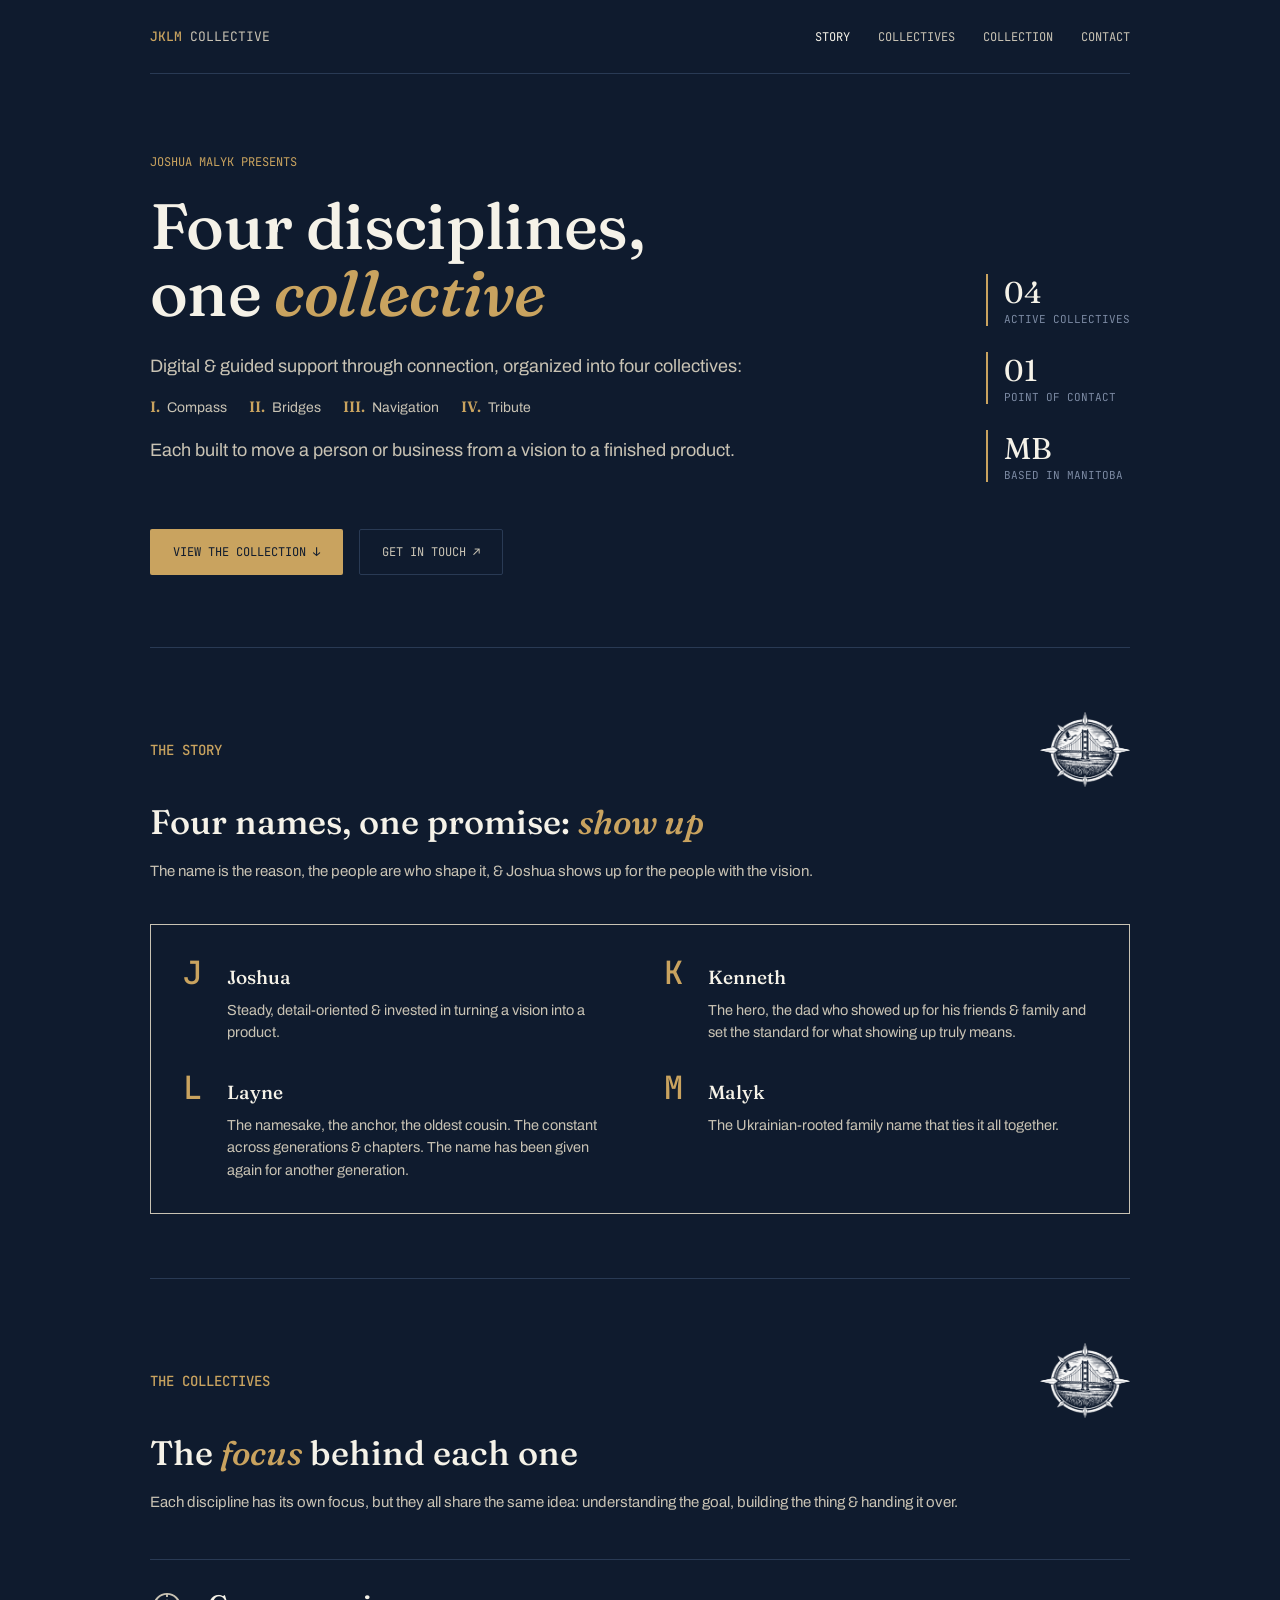
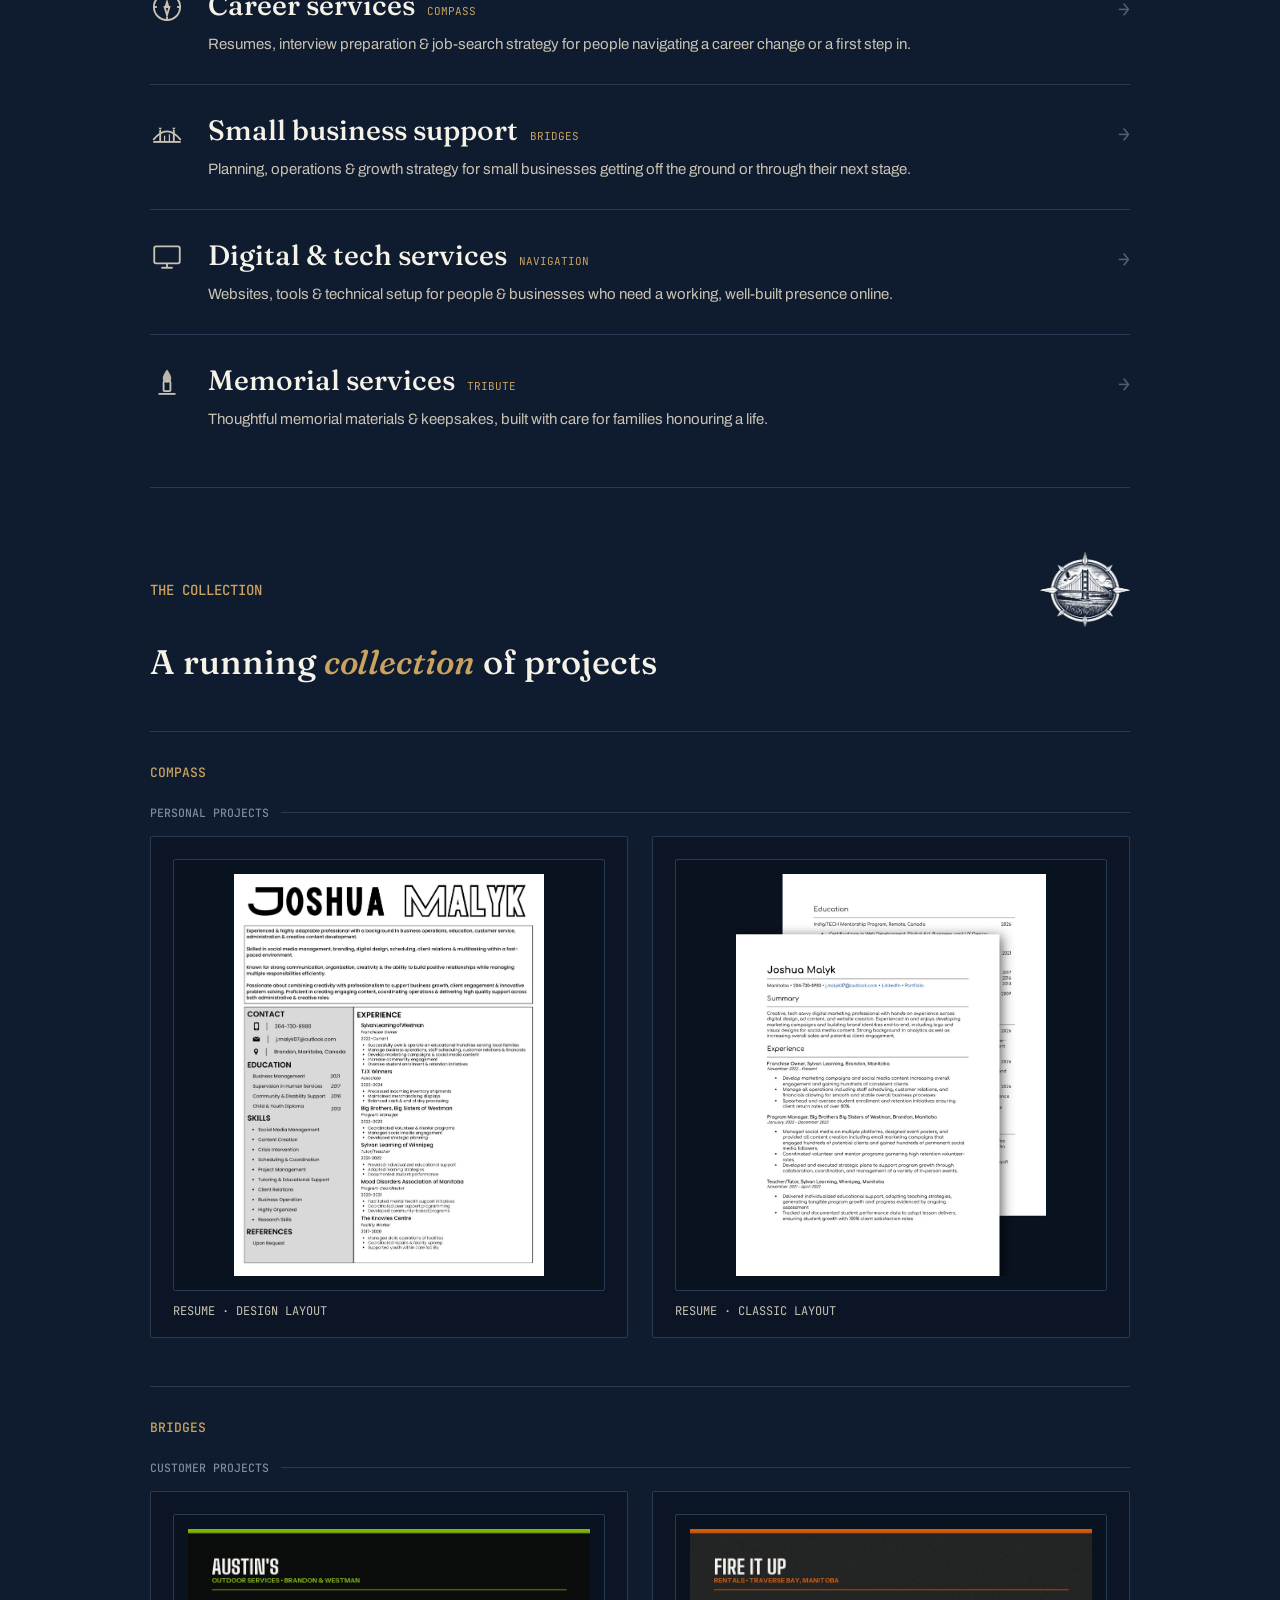
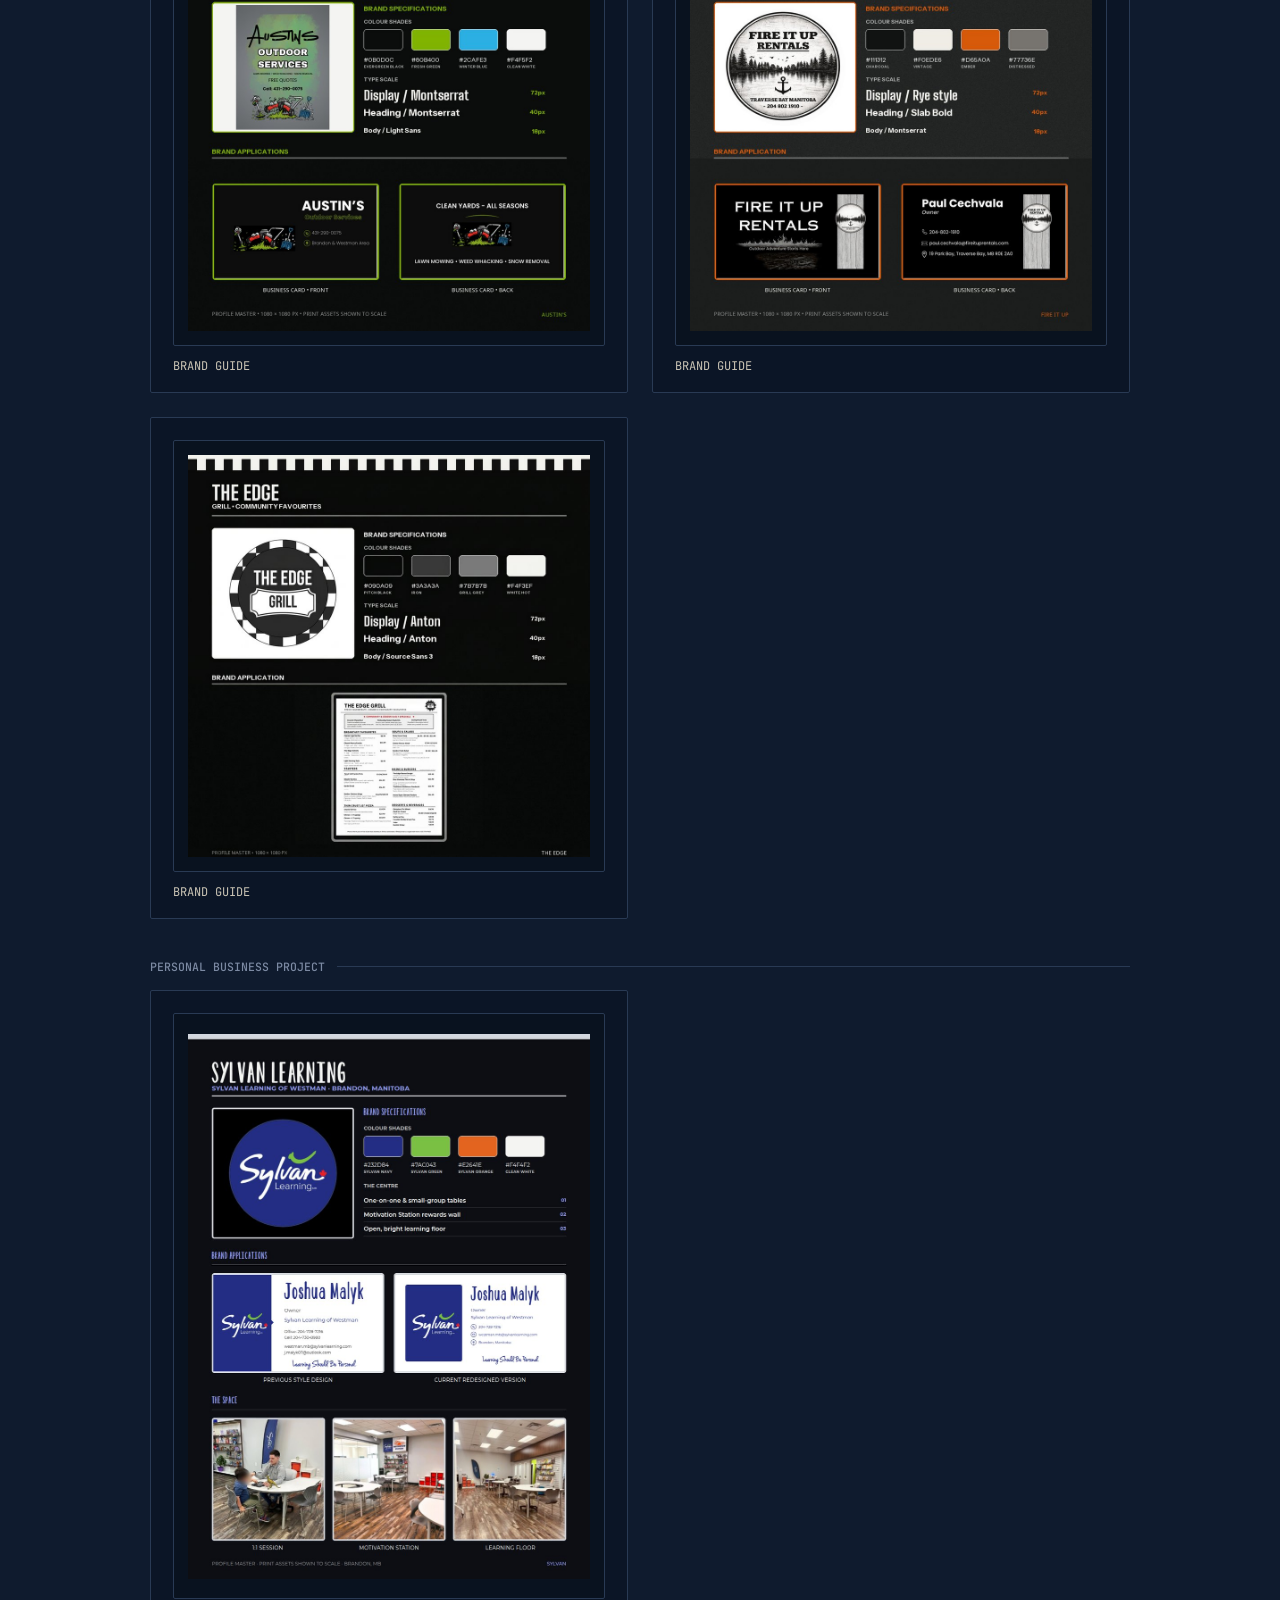
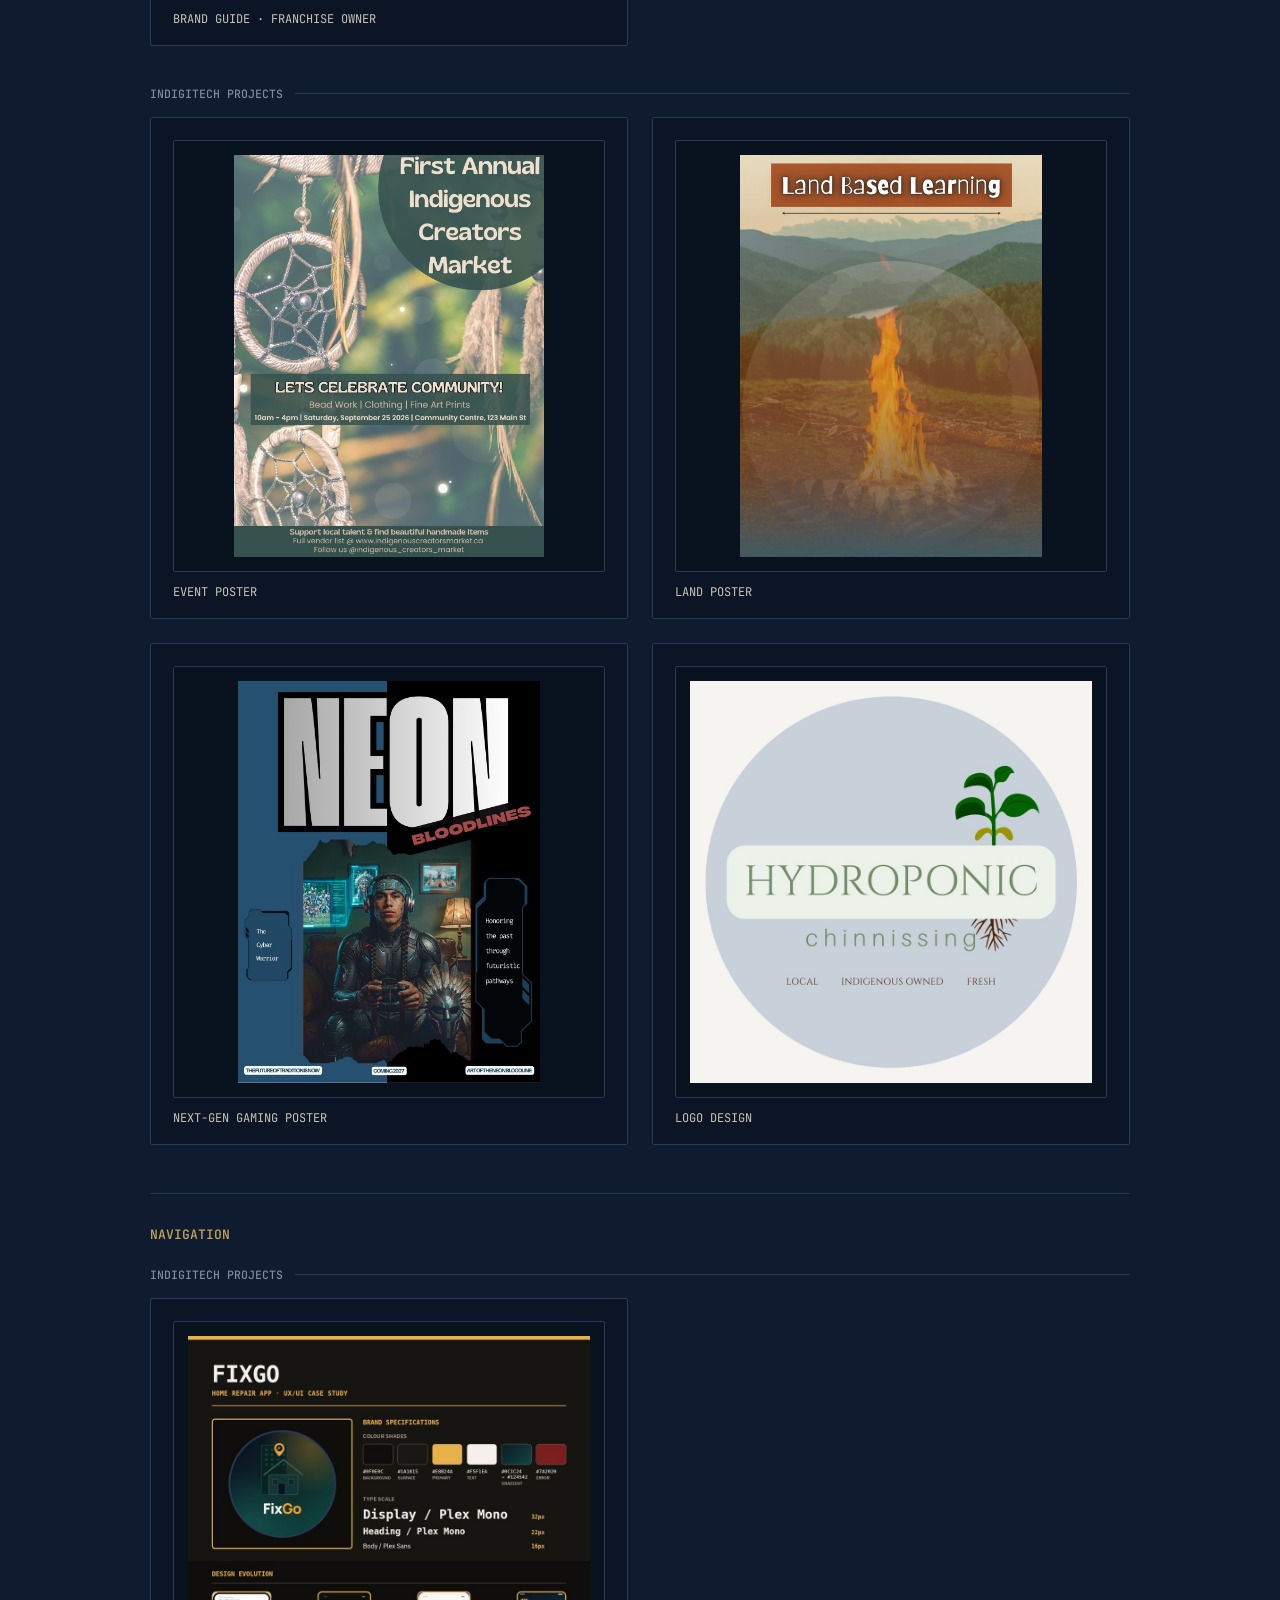
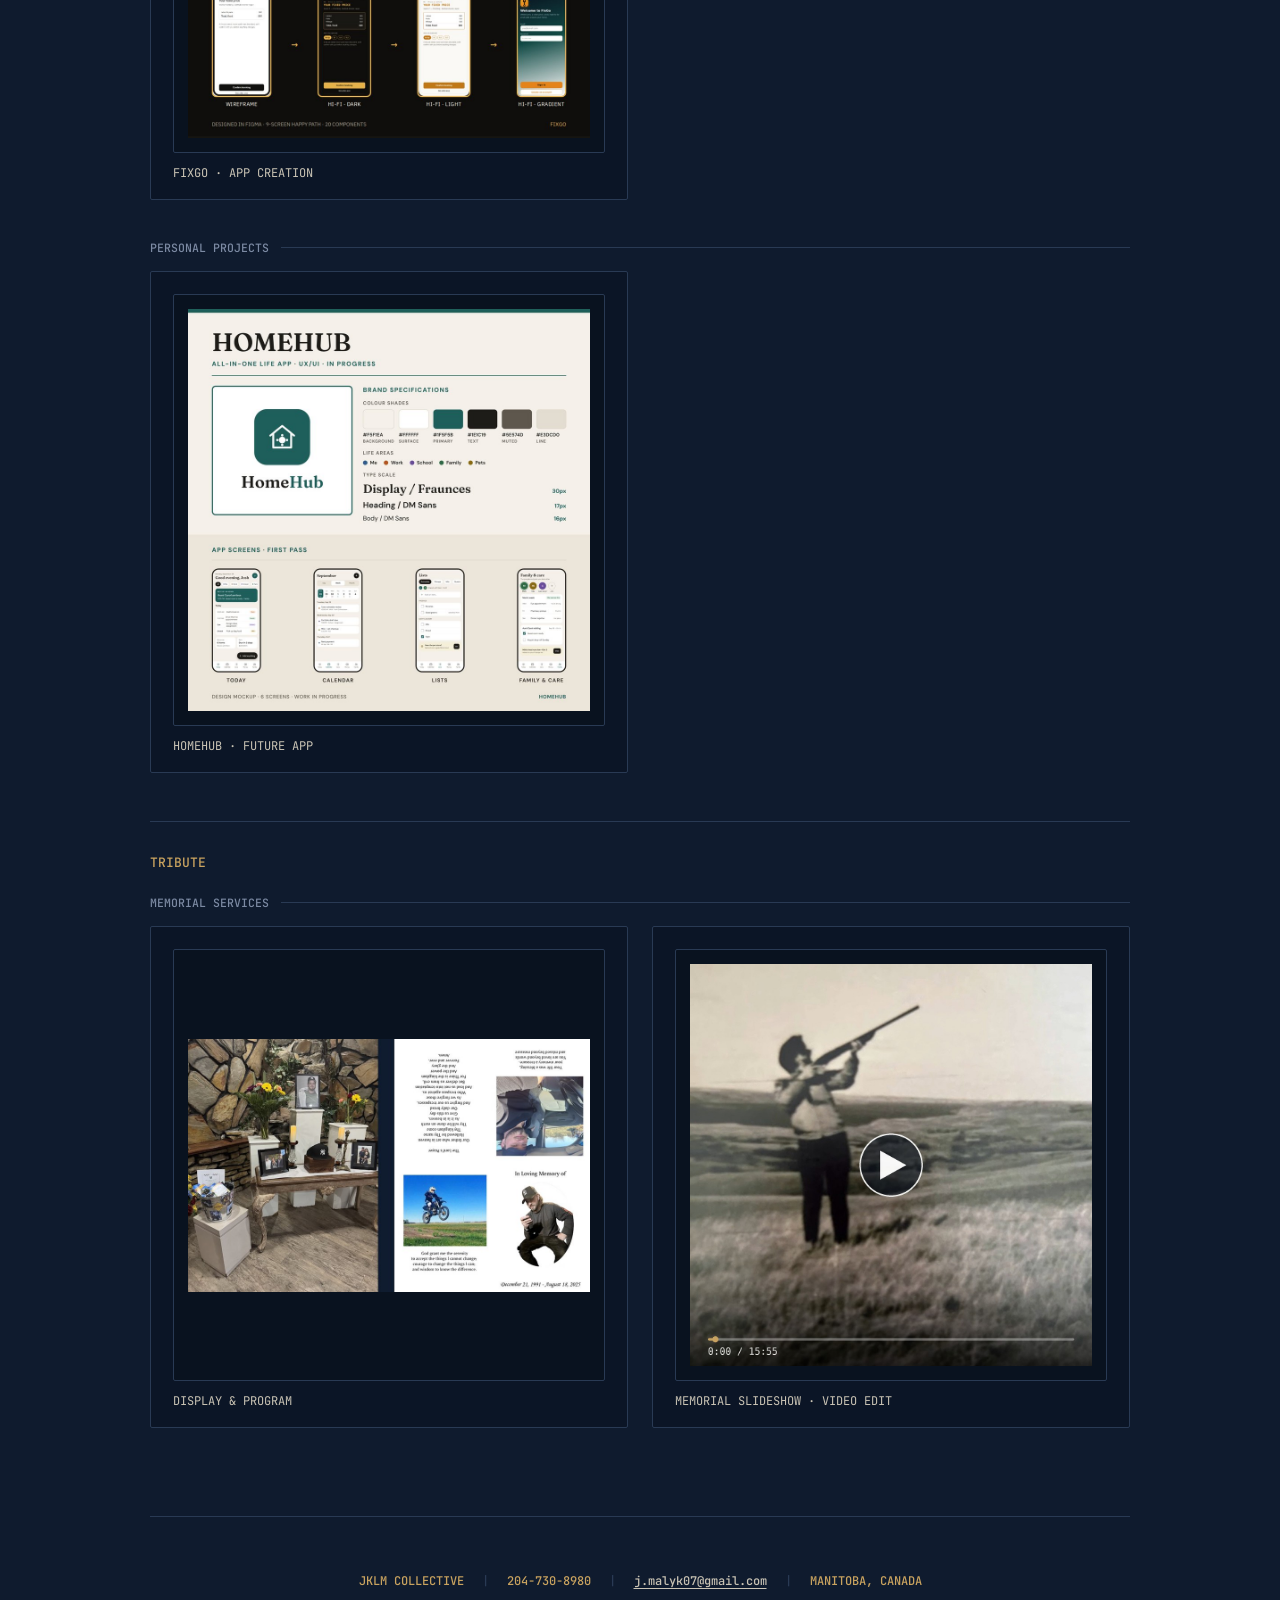
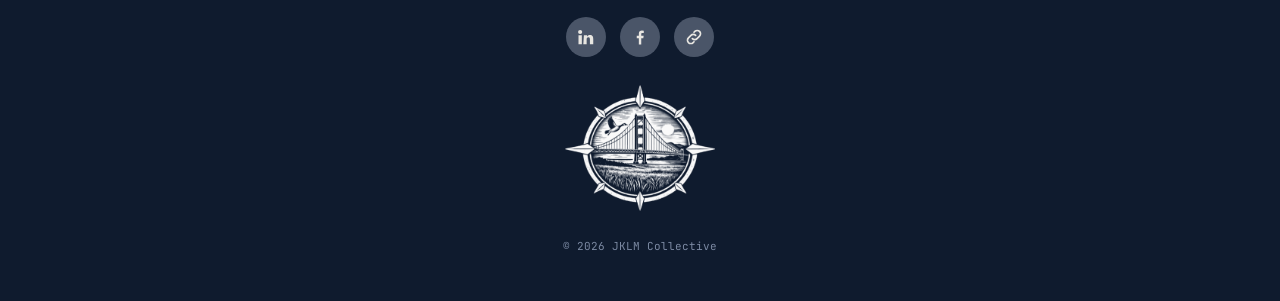
<file: classic.html>
<!doctype html><html><head><meta charset=utf8><meta name=viewport content="width=device-width,initial-scale=1,viewport-fit=cover"><style>:root{color-scheme:light;box-sizing:border-box;padding-top:env(safe-area-inset-top,0px);padding-bottom:env(safe-area-inset-bottom,0px)}html{scroll-padding-top:env(safe-area-inset-top,0px)}body{margin:0;padding:0;font:14px -apple-system,BlinkMacSystemFont,sans-serif;background:#faf9f5;color:#141413}img{max-width:100%}[hidden]:not([hidden=until-found i]){display:none!important}</style></head><body>
<title>JKLM Collective</title>
<link rel="preconnect" href="https://fonts.googleapis.com">
<link rel="preconnect" href="https://fonts.gstatic.com" crossorigin>
<link href="https://fonts.googleapis.com/css2?family=Fraunces:opsz,wght@9..144,400;9..144,500;9..144,600&family=Archivo:wght@400;500;600;700&family=JetBrains+Mono:wght@400;500&display=swap" rel="stylesheet">
<style>
  :root{
    --ink:#0f1b2e;
    --paper:#f5f2e8;
    --paper-dim:#c9c3b4;
    --grey:#7c8aa3;
    --hair:#293a54;
    --gold:#c9a35f;
    --gold-soft:#e4cd9c;
    --line:#293a54;
    --panel:#0b1526;

    --font-display:'Fraunces',ui-serif,Georgia,serif;
    --font-body:'Archivo',ui-sans-serif,system-ui,sans-serif;
    --font-mono:'JetBrains Mono',ui-monospace,'SFMono-Regular',monospace;
  }

  *{box-sizing:border-box;}
  body, body *{font-variation-settings:"opsz" 9;}
  html{color-scheme:dark;}
  body{
    margin:0;
    background:var(--ink);
    color:var(--paper);
    font-family:var(--font-body);
    padding:0 24px;
    -webkit-font-smoothing:antialiased;
  }
  a{color:inherit;}
  ::selection{background:var(--gold);color:var(--ink);}
  svg{display:block;max-width:100%;}

  .wrap{max-width:980px;margin:0 auto;}

  /* ---------- nav ---------- */
  .nav{
    display:flex;
    align-items:center;
    padding-block:28px;
    border-bottom:1px solid var(--hair);
    position:sticky;
    top:0;
    background:var(--ink);
    z-index:10;
  }
  .nav-spacer{display:none;}
  .nav-mark{
    flex:none;
    white-space:nowrap;
    font-family:var(--font-mono);
    font-size:13px;
    letter-spacing:normal;
    color:var(--paper-dim);
  }
  .nav-mark b{color:var(--gold);font-weight:500;}
  .nav-links{
    display:flex;
    gap:28px;
    list-style:none;
    margin:0 0 0 auto;
    padding:0;
    font-family:var(--font-mono);
    font-size:12px;
    letter-spacing:normal;
    text-transform:uppercase;
  }
  .nav-links a{text-decoration:none;color:var(--paper-dim);}
  .nav-links a:hover{color:var(--gold);}
  .nav-links li:first-child a{color:var(--paper);}

  /* ---------- hero ---------- */
  .hero{
    display:flex;
    align-items:center;
    justify-content:space-between;
    gap:48px;
    padding-block:80px 72px;
  }
  .hero-copy{flex:1 1 auto;min-width:0;}
  @media (min-width:761px){
    .hero{align-items:flex-start;}
    .hero-lede{max-width:none;white-space:nowrap;}
    .hero-stats-wrap{flex:none;padding-top:calc(19.5px + 1.575 * clamp(38px,5.6vw,64px));}
  }
  .hero-stats-wrap{flex:1;display:flex;align-items:center;justify-content:flex-end;min-width:0;}
  .hero .about-stats{flex:none;gap:26px;}
  .badge{
    flex:none;
    width:380px;
    max-width:44vw;
    aspect-ratio:1400/896;
    height:auto;
    object-fit:cover;
    border:1px solid var(--hair);
    border-radius:1px;
  }
  .eyebrow{
    font-family:var(--font-mono);
    font-size:12px;
    letter-spacing:normal;
    text-transform:uppercase;
    color:var(--gold);
    margin:0 0 22px;
    display:flex;
    align-items:center;
    gap:10px;
  }
  .eyebrow::before{
    content:"";
    width:22px;height:1px;
    background:var(--gold);
    display:inline-block;
  }
  .eyebrow::before{display:none;}
  h1{
    font-family:var(--font-display);
    font-weight:500;
    font-size:clamp(38px,5.6vw,64px);
    line-height:1.05;
    letter-spacing:-.01em;
    margin:0 0 26px;
    max-width:none;
    color:var(--paper);
  }
  h1 em{font-style:italic;color:var(--gold);}
  .hero-lede{
    font-size:clamp(16px,1.6vw,18px);
    line-height:1.6;
    color:var(--paper-dim);
    max-width:48ch;
    margin:0 0 36px;
  }
  .hero-numbered{
    display:flex;
    flex-wrap:wrap;
    gap:10px 22px;
    margin:0 0 20px;
  }
  .hero-numbered span{
    font-size:14px;
    color:var(--paper-dim);
  }
  .hero-numbered b{color:var(--gold);font-family:var(--font-display);font-weight:600;font-size:15px;margin-right:6px;letter-spacing:.02em;}
  .hero-cta{display:flex;gap:16px;flex-wrap:wrap;margin-top:64px;}
  .btn{
    font-family:var(--font-mono);
    font-size:12px;
    letter-spacing:normal;
    text-transform:uppercase;
    text-decoration:none;
    padding:14px 22px;
    border-radius:2px;
    display:inline-flex;
    align-items:center;
    gap:8px;
    border:1px solid transparent;
    cursor:pointer;
    background:none;
  }
  .btn-primary{background:var(--gold);color:var(--ink);}
  .btn-ghost{border:1px solid var(--hair);color:var(--paper-dim);}
  .btn-ghost:hover{border-color:var(--gold);color:var(--gold);}

  /* ---------- collective story ---------- */
  .story-top{
    display:flex;
    align-items:center;
    gap:48px;
  }
  .story-top-copy{flex:0 1 560px;min-width:0;}
  .story-top .eyebrow{font-size:14px;letter-spacing:normal;font-weight:500;}
  .story-badge-wrap{flex:1;display:flex;justify-content:flex-end;min-width:0;}
  .story h3{
    font-family:var(--font-display);
    font-weight:500;
    font-size:clamp(22px,3.6vw,34px);
    margin:14px 0 16px;
    color:var(--paper);
    white-space:nowrap;
  }
  .gold-em{font-style:italic;color:var(--gold);}
  .section-sub{
    text-wrap:balance;
    font-family:var(--font-display);
    font-weight:500;
    font-size:clamp(22px,3.6vw,34px);
    margin:14px 0 0;
    color:var(--paper);
  }
  .story-badge{
    display:flex;
    align-items:center;
    justify-content:center;
    flex:none;
    width:90px;
  }
  .story-badge svg,.story-badge img{width:100%;height:auto;display:block;}
  .story-lede{
    color:var(--paper-dim);
    line-height:1.65;
    font-size:15px;
    margin:0 0 40px;
    max-width:none;
  }
  .about-copy{margin-top:36px;}
  .about-copy p{line-height:1.7;color:var(--paper-dim);font-size:14.5px;margin:0;max-width:none;}
  .about-copy p + p{margin-top:14px;}
  .letters{
    display:grid;
    grid-template-columns:1fr 1fr;
    gap:28px 48px;
    border:1px solid var(--paper-dim);
    padding:32px;
  }
  .letter-row{display:flex;flex-direction:column;gap:10px;}
  .letter-top{display:flex;gap:14px;align-items:baseline;}
  .letter-mark{
    font-family:var(--font-mono);
    font-weight:500;
    font-size:32px;
    line-height:1;
    color:var(--gold);
    flex:none;
    width:30px;
    display:inline-block;
  }
  .letter-name{
    font-family:var(--font-display);
    font-weight:500;
    font-size:19px;
    color:var(--paper);
  }
  .letter-desc{color:var(--paper-dim);font-size:14.5px;line-height:1.55;margin:0;padding-left:44px;}

  /* ---------- section heads ---------- */
  .section{padding-block:64px;border-top:1px solid var(--hair);}
  .section-head{
    display:flex;
    align-items:center;
    gap:48px;
    margin-bottom:44px;
  }
  .section-head h2{
    flex:0 1 560px;
    min-width:0;
    font-family:var(--font-mono);
    font-weight:500;
    font-size:14px;
    letter-spacing:normal;
    text-transform:uppercase;
    margin:0;
    color:var(--gold);
  }
  .title-badge-wrap{
    flex:1;
    display:flex;
    justify-content:flex-end;
    min-width:0;
  }
  .title-badge{width:90px; flex:none; display:flex; align-items:center; justify-content:center;}
  .title-badge img{width:100%;height:100%;object-fit:contain;}
  .section-head .count{
    font-family:var(--font-mono);
    font-size:12px;
    letter-spacing:normal;
    color:var(--grey);
    white-space:nowrap;
  }
  .section-lede{
    color:var(--paper-dim);
    line-height:1.6;
    white-space:nowrap;
    margin:-28px 0 40px;
    font-size:15px;
  }

  /* ---------- collectives index ---------- */
  #collectives{padding-bottom:28px;}
  .index{display:flex;flex-direction:column;}
  .entry{
    display:grid;
    grid-template-columns:34px 1fr auto;
    gap:24px;
    align-items:start;
    padding-block:28px;
    border-top:1px solid var(--hair);
    text-decoration:none;
    color:inherit;
  }
  .entry:hover .entry-name{color:var(--gold);}
  .entry:hover .icon{color:var(--gold);}
  .entry:hover .entry-arrow{transform:translate(3px,-3px);opacity:1;color:var(--gold);}

  .bearing{
    font-family:var(--font-mono);
    font-size:13px;
    color:var(--grey);
    padding-top:8px;
    font-variant-numeric:tabular-nums;
  }
  .icon{
    width:36px;height:36px;
    color:var(--paper-dim);
    padding-top:2px;
    transition:color .15s ease;
  }
  .entry-body{min-width:0;}
  .entry-top{
    display:flex;
    align-items:baseline;
    gap:12px;
    margin-bottom:10px;
    flex-wrap:wrap;
  }
  .entry-name{
    font-family:var(--font-display);
    font-size:clamp(22px,2.6vw,28px);
    font-weight:500;
    transition:color .15s ease;
  }
  .entry-role{
    font-family:var(--font-mono);
    font-size:11px;
    letter-spacing:normal;
    text-transform:uppercase;
    color:var(--gold);
  }
  .entry-desc{
    color:var(--paper-dim);
    line-height:1.6;
    max-width:54ch;
    font-size:15px;
  }
  .entry-arrow{
    font-family:var(--font-mono);
    font-size:20px;
    color:var(--grey);
    padding-top:8px;
    opacity:.6;
    transition:transform .15s ease,opacity .15s ease,color .15s ease;
  }

  /* ---------- JKLM Collection ---------- */
  .collection-intro{
    display:flex;
    gap:40px;
    align-items:center;
    margin-bottom:56px;
    border:1px solid var(--hair);
    background:var(--panel);
    padding:20px;
    border-radius:2px;
  }
  .collection-intro img{
    width:300px;
    flex:none;
    display:block;
    border-radius:1px;
  }
  .collection-intro-copy{
    padding:8px 16px 8px 0;
  }
  .collection-intro-copy .eyebrow{margin-bottom:14px;}
  .collection-intro-copy h3{
    font-family:var(--font-display);
    font-weight:500;
    font-size:22px;
    margin:0 0 10px;
    color:var(--paper);
  }
  .collection-intro-copy p{
    color:var(--paper-dim);
    line-height:1.65;
    font-size:14.5px;
    margin:0;
    max-width:50ch;
  }

  .client-block{
    border:1px solid var(--hair);
    background:var(--panel);
    padding:22px 24px 20px;
    margin:0 auto 24px;
    width:fit-content;
    max-width:100%;
    border-radius:2px;
  }
  .client-pair{display:grid;grid-template-columns:1fr 1fr;gap:24px;margin-bottom:24px;}
  .client-pair .client-block{width:auto;margin:0;}
  .client-pair .asset-tall img{width:100%;}
  .client-pair > .client-block:last-child:nth-child(odd){grid-column:1 / -1;justify-self:center;width:calc(50% - 12px);}
  /* uniform collection cards */
  .client-pair .client-block{display:flex;flex-direction:column;padding:22px 22px 18px;}
  .client-pair .client-head{min-height:52px;align-items:flex-start;margin-bottom:14px;}
  .client-pair .client-name{font-size:20px;line-height:1.2;}
  .client-pair .client-assets,.client-pair .asset-tall{width:100%;flex:1;}
  .client-pair .asset-tall{gap:12px;}
  .client-pair .asset-tall img{width:100%;max-width:none;aspect-ratio:1/1;height:auto;object-fit:contain;background:#09121f;border:1px solid var(--hair);border-radius:2px;padding:14px;box-sizing:border-box;}
  .client-pair .asset-label{display:block;text-align:left;font-size:12px;letter-spacing:normal;color:var(--paper-dim);}
  .group-title{font-family:var(--font-mono);font-weight:500;font-size:11.5px;letter-spacing:normal;text-transform:uppercase;color:var(--grey);margin:8px 0 16px;display:flex;align-items:center;gap:12px;}
  .group-title::after{content:"";flex:1;height:1px;background:var(--hair);}
  .client-pair + .group-title{margin-top:40px;}
  .client-pair.pair-left > .client-block:last-child:nth-child(odd){grid-column:auto;justify-self:stretch;width:auto;}
  .client-pair:has(.tall-piece){align-items:start;}
  .client-pair .tall-piece .asset-tall img{aspect-ratio:1080/1465;}
  .client-head{
    display:flex;
    align-items:center;
    gap:18px;
    margin-bottom:16px;
  }
  .client-logo{
    width:64px;height:64px;
    border-radius:50%;
    object-fit:cover;
    flex:none;
    border:1px solid var(--hair);
  }
  .client-name{
    font-family:var(--font-display);
    font-size:22px;
    font-weight:500;
    color:var(--paper);
    margin:0 0 4px;
  }
  .client-tag{
    font-family:var(--font-mono);
    font-size:11px;
    letter-spacing:normal;
    text-transform:uppercase;
    color:var(--gold);
  }
  .client-assets{
    display:grid;
    grid-template-columns:repeat(3,1fr);
    gap:18px;
  }
  .asset{
    display:flex;
    flex-direction:column;
    gap:10px;
  }
  .asset img{
    width:100%;
    height:150px;
    object-fit:cover;
    border:1px solid var(--hair);
    border-radius:1px;
    background:#fff;
  }
  .asset-tall{grid-column:1 / -1;}
  .asset-tall img{
    width:480px;
    max-width:100%;
    height:auto;
    object-fit:contain;
    background:none;
    display:block;
  }
  .client-assets.assets-centered{
    display:flex;
    flex-direction:column;
    align-items:center;
  }
  .assets-centered .asset{width:150px;align-items:center;}
  .assets-centered .asset-tall{width:100%;align-items:stretch;}
  .app-strip{
    display:flex;
    gap:14px;
    overflow-x:auto;
    width:100%;
    padding-bottom:6px;
  }
  .app-strip .screen{flex:none; width:190px; display:flex; flex-direction:column; gap:8px;}
  .app-strip .screen img{
    width:100%;
    height:auto;
    border:1px solid var(--hair);
    border-radius:8px;
    background:#111;
  }
  .app-strip .screen .asset-label{text-align:center;}
  .asset-row{display:flex;gap:18px;justify-content:center;flex-wrap:wrap;}
  .assets-centered .asset-row{width:100%;}
  .assets-centered .asset-row .asset{width:150px;}
  .asset-label{
    font-family:var(--font-mono);
    font-size:10.5px;
    letter-spacing:normal;
    text-transform:uppercase;
    color:var(--grey);
  }

  .collective-group{margin-top:48px;}
  .collective-group:first-of-type{margin-top:0;}
  .collective-title{
    font-family:var(--font-mono);
    font-weight:500;
    font-size:13px;
    letter-spacing:normal;
    text-transform:uppercase;
    color:var(--gold);
    margin:0 0 24px;
    padding-top:32px;
    border-top:1px solid var(--hair);
  }
  .collective-group:first-of-type .collective-title{border-top:none;padding-top:0;}

  .pending-row{
    display:grid;
    grid-template-columns:repeat(3,1fr);
    gap:20px;
    margin-top:12px;
  }
  .pending-box{
    border:1px dashed var(--hair);
    padding:26px 22px;
    text-align:left;
  }
  .pending-top{
    display:flex;
    align-items:center;
    gap:14px;
    margin-bottom:12px;
  }
  .pending-box .icon{width:22px;height:22px;}
  .pending-name{
    font-family:var(--font-display);
    font-size:18px;
    color:var(--paper);
  }
  .pending-note{
    font-family:var(--font-mono);
    font-size:11px;
    letter-spacing:normal;
    color:var(--grey);
  }


  /* ---------- about strip ---------- */
  .about{
    display:grid;
    grid-template-columns:1.1fr 1fr;
    gap:56px;
    align-items:start;
  }
  .about p{line-height:1.7;color:var(--paper-dim);max-width:50ch;}
  .about p + p{margin-top:16px;}
  .about-stats{display:flex;flex-direction:column;gap:22px;}
  .stat{border-left:2px solid var(--gold);padding-left:16px;}
  .stat-num{
    font-family:var(--font-display);
    font-size:30px;
    color:var(--paper);
    display:block;
  }
  .stat-label{
    font-family:var(--font-mono);
    font-size:11px;
    letter-spacing:normal;
    text-transform:uppercase;
    color:var(--grey);
  }

  /* ---------- footer ---------- */
  footer{
    border-top:1px solid var(--hair);
    padding-block:56px 48px;
    display:flex;
    flex-direction:column;
    align-items:center;
    text-align:center;
    gap:28px;
  }
  .footer-line{
    margin:0;
    font-family:var(--font-mono);
    font-weight:500;
    font-size:12px;
    letter-spacing:normal;
    text-transform:uppercase;
    color:var(--gold);
    display:flex;
    flex-wrap:wrap;
    justify-content:center;
    align-items:center;
    gap:8px 18px;
  }
  .footer-line a{color:var(--gold);text-decoration:none;}
  .footer-line a:hover{color:var(--paper);}
  .footer-line .footer-email{text-transform:none;text-decoration:underline;text-underline-offset:3px;color:var(--paper-dim);}
  .footer-line .sep{color:var(--hair);}
  .footer-social{display:flex;gap:14px;}
  .footer-social a{width:40px;height:40px;border-radius:50%;background:#4a5568;color:#e8e6e1;display:flex;align-items:center;justify-content:center;transition:background .15s;}
  .footer-social a:hover{background:var(--gold);color:var(--ink);}
  .footer-social svg{width:20px;height:20px;}
  .footer-emblem{width:150px;height:auto;display:block;}
  .footer-copy{margin:0;font-family:var(--font-mono);font-size:11px;letter-spacing:normal;color:var(--grey);}

  @media (max-width:760px){
    .hero{flex-direction:column;align-items:flex-start;gap:36px;padding-block:56px 48px;}
    .hero-stats-wrap{align-self:stretch;}
    .collection-intro{flex-direction:column;}
    .collection-intro img{width:100%;}
    .client-assets{grid-template-columns:1fr 1fr;}
    .pending-row{grid-template-columns:1fr;}
    .story-grid{grid-template-columns:1fr;gap:28px;}
    .story h3{white-space:normal;}
    .story-top{flex-direction:column-reverse;align-items:flex-start;}
    .story-badge-wrap{padding-left:0;align-self:stretch;justify-content:flex-end;}
    .story-badge{width:80px;}
    .letters{grid-template-columns:1fr;}
    .client-pair{grid-template-columns:1fr;}
    .client-pair > .client-block:last-child:nth-child(odd){width:100%;}
  }
  @media (max-width:640px){
    .nav-links{display:none;}
    .entry{grid-template-columns:30px 26px 1fr;}
    .entry-arrow{display:none;}
    .about{grid-template-columns:1fr;}
    .footer-line .sep{display:none;}
    .footer-line{flex-direction:column;gap:8px;}
    .client-assets{grid-template-columns:1fr;}
    .client-block{padding:24px;}
  }
</style>

<div class="wrap">

  <nav class="nav">
    <div class="nav-spacer"></div>
    <div class="nav-mark"><b>JKLM</b> COLLECTIVE</div>
    <ul class="nav-links">
      <li><a href="#about">Story</a></li>
      <li><a href="#collectives">Collectives</a></li>
      <li><a href="#collection">Collection</a></li>
      <li><a href="#contact">Contact</a></li>
    </ul>
  </nav>

  <section class="hero">
    <div class="hero-copy">
      <p class="eyebrow">Joshua Malyk Presents</p>
      <h1><span style="white-space:nowrap">Four disciplines,</span><br>one <em>collective</em></h1>
      <p class="hero-lede" style="margin-bottom:16px;">Digital &amp; guided support through connection, organized into four collectives:</p>
      <div class="hero-numbered">
        <span><b>I.</b>Compass</span>
        <span><b>II.</b>Bridges</span>
        <span><b>III.</b>Navigation</span>
        <span><b>IV.</b>Tribute</span>
      </div>
      <p class="hero-lede">Each built to move a person or business from a vision to a finished product.</p>
      <div class="hero-cta">
        <a class="btn btn-primary" href="#collection">View the collection ↓</a>
        <a class="btn btn-ghost" href="#contact">Get in touch ↗</a>
      </div>
    </div>

    <div class="hero-stats-wrap">
    <div class="about-stats">
      <div class="stat">
        <span class="stat-num">04</span>
        <span class="stat-label">Active collectives</span>
      </div>
      <div class="stat">
        <span class="stat-num">01</span>
        <span class="stat-label">Point of contact</span>
      </div>
      <div class="stat">
        <span class="stat-num">MB</span>
        <span class="stat-label">Based in Manitoba</span>
      </div>
    </div>
    </div>
  </section>

  <section class="section story" id="about">
    <div class="story-top">
      <div class="story-top-copy">
        <p class="eyebrow" style="margin:0;">The story</p>
      </div>
      <div class="story-badge-wrap">
        <div class="story-badge">
          <img src="images/jklm-emblem.png" alt="JKLM Collective compass emblem">
        </div>
      </div>
    </div>
    <h3>Four names, one promise: <em class="gold-em">show up</em></h3>

    <p class="story-lede">The name is the reason, the people are who shape it, & Joshua shows up for the people with the vision.</p>

    <div class="letters">
      <div class="letter-row">
        <div class="letter-top">
          <span class="letter-mark">J</span>
          <span class="letter-name">Joshua</span>
        </div>
        <p class="letter-desc">Steady, detail-oriented & invested in turning a vision into a product.</p>
      </div>
      <div class="letter-row">
        <div class="letter-top">
          <span class="letter-mark">K</span>
          <span class="letter-name">Kenneth</span>
        </div>
        <p class="letter-desc">The hero, the dad who showed up for his friends & family and set the standard for what showing up truly means.</p>
      </div>
      <div class="letter-row">
        <div class="letter-top">
          <span class="letter-mark">L</span>
          <span class="letter-name">Layne</span>
        </div>
        <p class="letter-desc">The namesake, the anchor, the oldest cousin. The constant across generations & chapters. The name has been given again for another generation.</p>
      </div>
      <div class="letter-row">
        <div class="letter-top">
          <span class="letter-mark">M</span>
          <span class="letter-name">Malyk</span>
        </div>
        <p class="letter-desc">The Ukrainian-rooted family name that ties it all together.</p>
      </div>
    </div>

  </section>

  <section class="section" id="collectives">
    <div class="section-head" style="margin-bottom:0;">
      <h2>The Collectives</h2>
      <div class="title-badge-wrap"><div class="title-badge"><img src="images/jklm-emblem.png" alt="JKLM Collective emblem"></div></div>
    </div>
    <h3 class="section-sub">The <em class="gold-em">focus</em> behind each one</h3>
    <p class="story-lede" style="margin-top:16px;">Each discipline has its own focus, but they all share the same idea: understanding the goal, building the thing & handing it over.</p>

    <div class="index" style="margin-top:44px;">
      <a class="entry" href="#collection">
        <svg class="icon" viewBox="0 0 24 24" fill="none" stroke="currentColor" stroke-width="1.3" aria-hidden="true">
          <circle cx="12" cy="12" r="9.25"/>
          <line x1="12" y1="2.6" x2="12" y2="4.9"/>
          <line x1="12" y1="19.1" x2="12" y2="21.4"/>
          <line x1="2.6" y1="12" x2="4.9" y2="12"/>
          <line x1="19.1" y1="12" x2="21.4" y2="12"/>
          <polygon points="12,6.2 13.7,12 10.3,12" fill="currentColor" stroke="none"/>
          <polygon points="12,17.8 13.7,12 10.3,12" fill="none"/>
        </svg>
        <span class="entry-body">
          <span class="entry-top">
            <span class="entry-name">Career services</span>
            <span class="entry-role">Compass</span>
          </span>
          <span class="entry-desc">Resumes, interview preparation & job-search strategy for people navigating a career change or a first step in.</span>
        </span>
        <span class="entry-arrow">→</span>
      </a>

      <a class="entry" href="#collection">
        <svg class="icon" viewBox="0 0 24 24" fill="none" stroke="currentColor" stroke-width="1.3" aria-hidden="true">
          <path d="M2.3 17.6 Q12 5.6 21.7 17.6"/>
          <line x1="7.2" y1="10.6" x2="7.2" y2="19"/>
          <line x1="16.8" y1="10.6" x2="16.8" y2="19"/>
          <polygon points="7.2,10.6 5.9,9 8.5,9" fill="currentColor" stroke="none"/>
          <polygon points="16.8,10.6 15.5,9 18.1,9" fill="currentColor" stroke="none"/>
          <line x1="10.3" y1="14.6" x2="10.3" y2="19" stroke-width="0.9"/>
          <line x1="13.7" y1="13.6" x2="13.7" y2="19" stroke-width="0.9"/>
          <line x1="2.3" y1="19" x2="21.7" y2="19"/>
        </svg>
        <span class="entry-body">
          <span class="entry-top">
            <span class="entry-name">Small business support</span>
            <span class="entry-role">Bridges</span>
          </span>
          <span class="entry-desc">Planning, operations & growth strategy for small businesses getting off the ground or through their next stage.</span>
        </span>
        <span class="entry-arrow">→</span>
      </a>

      <a class="entry" href="#collection">
        <svg class="icon" viewBox="0 0 24 24" fill="none" stroke="currentColor" stroke-width="1.3" aria-hidden="true">
          <rect x="3" y="4.5" width="18" height="12" rx="1.3"/>
          <line x1="12" y1="16.5" x2="12" y2="19"/>
          <line x1="8" y1="19.6" x2="16" y2="19.6"/>
        </svg>
        <span class="entry-body">
          <span class="entry-top">
            <span class="entry-name">Digital &amp; tech services</span>
            <span class="entry-role">Navigation</span>
          </span>
          <span class="entry-desc">Websites, tools & technical setup for people & businesses who need a working, well-built presence online.</span>
        </span>
        <span class="entry-arrow">→</span>
      </a>

      <a class="entry" href="#collection">
        <svg class="icon" viewBox="0 0 24 24" fill="none" stroke="currentColor" stroke-width="1.3" aria-hidden="true">
          <path d="M12 3.2c-1.9 2.5-3 4.6-3 6.3a3 3 0 0 0 6 0c0-1.7-1.1-3.8-3-6.3Z" fill="currentColor" stroke="none" opacity="0.92"/>
          <rect x="9.6" y="11.4" width="4.8" height="7" rx="0.6"/>
          <line x1="6" y1="20.4" x2="18" y2="20.4"/>
        </svg>
        <span class="entry-body">
          <span class="entry-top">
            <span class="entry-name">Memorial services</span>
            <span class="entry-role">Tribute</span>
          </span>
          <span class="entry-desc">Thoughtful memorial materials & keepsakes, built with care for families honouring a life.</span>
        </span>
        <span class="entry-arrow">→</span>
      </a>
    </div>
  </section>

  <section class="section" id="collection">
    <div class="section-head" style="margin-bottom:0;">
      <h2>The Collection</h2>
      <div class="title-badge-wrap"><div class="title-badge"><img src="images/jklm-emblem.png" alt="JKLM Collective emblem"></div></div>
    </div>
    <h3 class="section-sub" style="margin-bottom:44px;">A running <em class="gold-em">collection</em> of projects</h3>

    <!-- Compass — populated -->
    <div class="collective-group">
      <h3 class="collective-title">Compass</h3>
      <h4 class="group-title">Personal projects</h4>
      <div class="client-pair">
      <div class="client-block">
        <div class="client-assets assets-centered">
          <div class="asset asset-tall"><img src="images/compass-resume-design.jpg" alt="Joshua Malyk resume in a bold two-column design layout"><span class="asset-label">Resume · Design layout</span></div>
        </div>
      </div>
      <div class="client-block">
        <div class="client-assets assets-centered">
          <div class="asset asset-tall"><img src="images/compass-resume-classic.jpg?v=f26" alt="Joshua Malyk two-page resume in a clean single-column layout, pages 1 and 2 stacked"><span class="asset-label">Resume · Classic layout</span></div>
        </div>
      </div>
      </div>
    </div>

    <!-- Bridges — populated -->
    <div class="collective-group">
      <h3 class="collective-title">Bridges</h3>
      <h4 class="group-title">Customer projects</h4>
      <div class="client-pair pair-left">
      <div class="client-block">
        <div class="client-assets assets-centered">
          <div class="asset asset-tall"><img src="images/bridges-austins-brand-guide.jpg" alt="Austin's Outdoor Services brand specification sheet"><span class="asset-label">Brand guide</span></div>
        </div>
      </div>

      <div class="client-block">
        <div class="client-assets assets-centered">
          <div class="asset asset-tall"><img src="images/bridges-fire-it-up-brand-guide.jpg" alt="Fire It Up Rentals brand specification sheet"><span class="asset-label">Brand guide</span></div>
        </div>
      </div>

      <div class="client-block">
        <div class="client-assets assets-centered">
          <div class="asset asset-tall"><img src="images/bridges-edge-grill-brand-guide.jpg" alt="The Edge Grill brand guidelines sheet"><span class="asset-label">Brand guide</span></div>
        </div>
      </div>
      </div>

      <h4 class="group-title">Personal business project</h4>
      <div class="client-pair pair-left">
      <div class="client-block tall-piece">
        <div class="client-assets assets-centered">
          <div class="asset asset-tall"><img src="images/bridges-sylvan-brand-guide.jpg" alt="Sylvan Learning of Westman brand sheet with logo, colour shades, business cards and photos of the tutoring centre"><span class="asset-label">Brand guide · Franchise owner</span></div>
        </div>
      </div>
      </div>

      <h4 class="group-title">IndigiTECH projects</h4>
      <div class="client-pair pair-left">
      <div class="client-block">
        <div class="client-assets assets-centered">
          <div class="asset asset-tall"><img src="images/bridges-poster-creators-market.jpg" alt="Event poster for the First Annual Indigenous Creators Market, with dreamcatchers on a soft green background"><span class="asset-label">Event poster</span></div>
        </div>
      </div>

      <div class="client-block">
        <div class="client-assets assets-centered">
          <div class="asset asset-tall"><img src="images/bridges-poster-land-based-learning.jpg" alt="Land Based Learning poster with a campfire in front of forested hills and a lake"><span class="asset-label">Land poster</span></div>
        </div>
      </div>

      <div class="client-block">
        <div class="client-assets assets-centered">
          <div class="asset asset-tall"><img src="images/bridges-poster-neon-bloodlines.jpg" alt="Neon Bloodlines game poster: a young Indigenous gamer in futuristic armour holding a controller, with the tagline Honoring the past through futuristic pathways"><span class="asset-label">Next-gen gaming poster</span></div>
        </div>
      </div>

      <div class="client-block">
        <div class="client-assets assets-centered">
          <div class="asset asset-tall"><img src="images/bridges-hydroponic-logo.jpg" alt="Hydroponic chinnissing logo: a seedling with roots growing through a pale green banner on a soft blue circle, with the words Local, Indigenous owned, Fresh"><span class="asset-label">Logo design</span></div>
        </div>
      </div>
      </div>
    </div>

    <!-- Navigation — populated -->
    <div class="collective-group">
      <h3 class="collective-title">Navigation</h3>
      <h4 class="group-title">IndigiTECH projects</h4>
      <div class="client-pair pair-left">
      <div class="client-block">
        <div class="client-assets assets-centered">
          <div class="asset asset-tall"><img src="images/navigation-fixgo-brand-guide.jpg" alt="FixGo brand specification sheet with palette, type scale and design evolution"><span class="asset-label">FixGo · App creation</span></div>
        </div>
      </div>
      </div>

      <h4 class="group-title">Personal projects</h4>
      <div class="client-pair pair-left">
      <div class="client-block">
        <div class="client-assets assets-centered">
          <div class="asset asset-tall"><img src="images/navigation-homehub-brand-guide.jpg" alt="HomeHub all-in-one life app brand board with app icon, colour shades, life-area colours, type scale and four first-pass app screens"><span class="asset-label">HomeHub · Future app</span></div>
        </div>
      </div>
      </div>
    </div>

    <!-- Tribute — populated -->
    <div class="collective-group">
      <h3 class="collective-title">Tribute</h3>
      <h4 class="group-title">Memorial services</h4>
      <div class="client-pair pair-left">
      <div class="client-block">
        <div class="client-assets assets-centered">
          <div class="asset asset-tall"><img src="images/tribute-memorial-display.jpg" alt="Memorial table display and folded memorial program"><span class="asset-label">Display &amp; program</span></div>
        </div>
      </div>

      <div class="client-block">
        <div class="client-assets assets-centered">
          <div class="asset asset-tall"><img src="images/tribute-memorial-video.jpg" alt="Still from a memorial slideshow video: a black-and-white photo of a man in a prairie field, shown with a play button and 15:55 running time"><span class="asset-label">Memorial slideshow · Video edit</span></div>
        </div>
      </div>
      </div>
    </div>
  </section>


  <footer id="contact">
    <p class="footer-line">
      <span>JKLM Collective</span><span class="sep">|</span><a href="tel:+12047308980">204-730-8980</a><span class="sep">|</span><a class="footer-email" href="mailto:j.malyk07@gmail.com">j.malyk07@gmail.com</a><span class="sep">|</span><span>Manitoba, Canada</span>
    </p>
    <div class="footer-social">
      <a href="https://www.linkedin.com/in/joshua-malyk/" target="_blank" rel="noopener" aria-label="LinkedIn"><svg viewBox="0 0 24 24" fill="currentColor" aria-hidden="true"><path d="M4.98 3.5a2.5 2.5 0 1 1 0 5 2.5 2.5 0 0 1 0-5zM3 9.75h4v11H3zM9.5 9.75h3.8v1.5h.06c.53-1 1.83-1.75 3.24-1.75 3.47 0 4.1 2.2 4.1 5.07v6.18h-4v-5.48c0-1.31-.02-2.99-1.82-2.99-1.83 0-2.11 1.43-2.11 2.9v5.57h-4z"/></svg></a>
      <a href="https://www.facebook.com/" target="_blank" rel="noopener" aria-label="Facebook"><svg viewBox="0 0 24 24" fill="currentColor" aria-hidden="true"><path d="M13.5 21v-7.5h2.5l.4-3h-2.9V8.6c0-.87.25-1.46 1.5-1.46h1.55V4.47A20.7 20.7 0 0 0 14.3 4.3c-2.2 0-3.7 1.34-3.7 3.8v2.4H8.1v3h2.5V21z"/></svg></a>
      <a href="https://sites.google.com/view/jklm-collective/home" target="_blank" rel="noopener" aria-label="JKLM Collective Google Site"><svg viewBox="0 0 24 24" fill="none" stroke="currentColor" stroke-width="2" stroke-linecap="round" aria-hidden="true"><path d="M10 14a4 4 0 0 0 5.66 0l3-3a4 4 0 0 0-5.66-5.66l-1 1"/><path d="M14 10a4 4 0 0 0-5.66 0l-3 3a4 4 0 0 0 5.66 5.66l1-1"/></svg></a>
    </div>
    <img class="footer-emblem" src="images/jklm-emblem.png" alt="JKLM Collective emblem">
    <p class="footer-copy">© 2026 JKLM Collective</p>
  </footer>

</div>

</body></html>
</file>
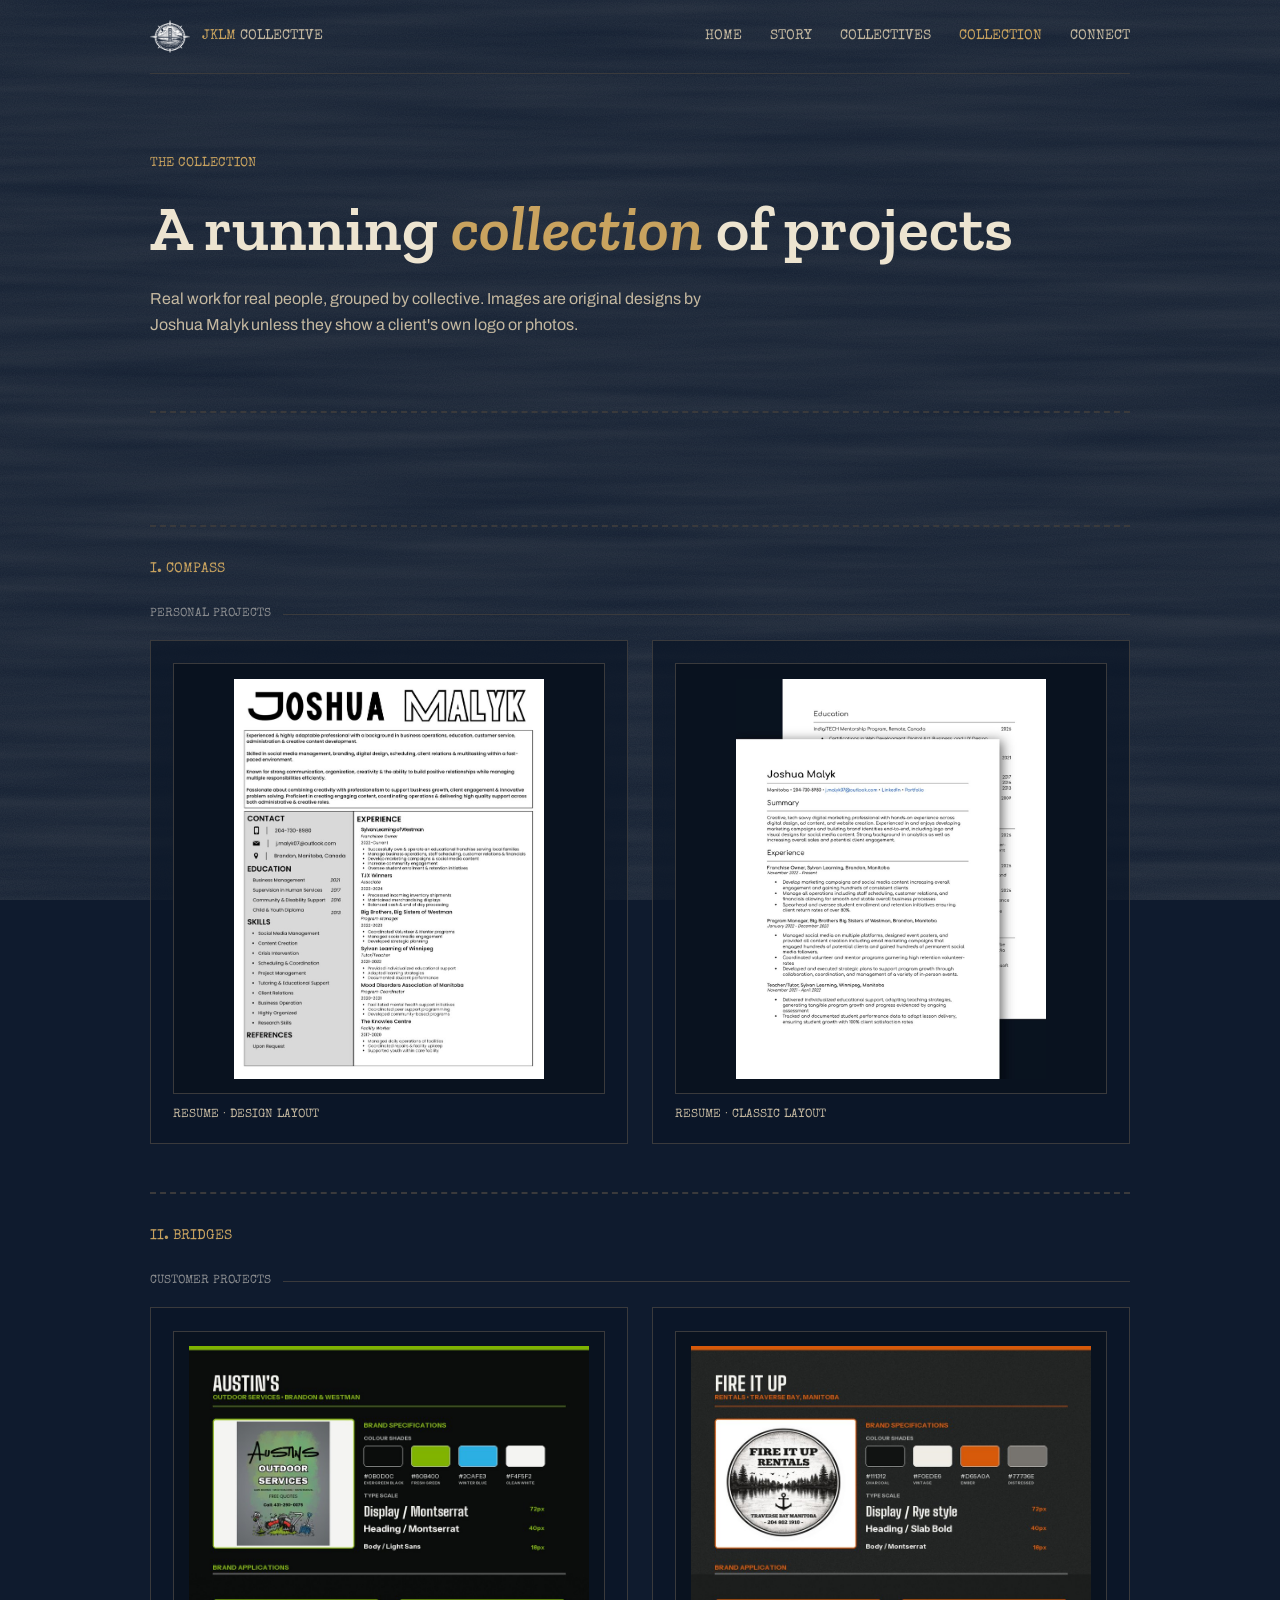
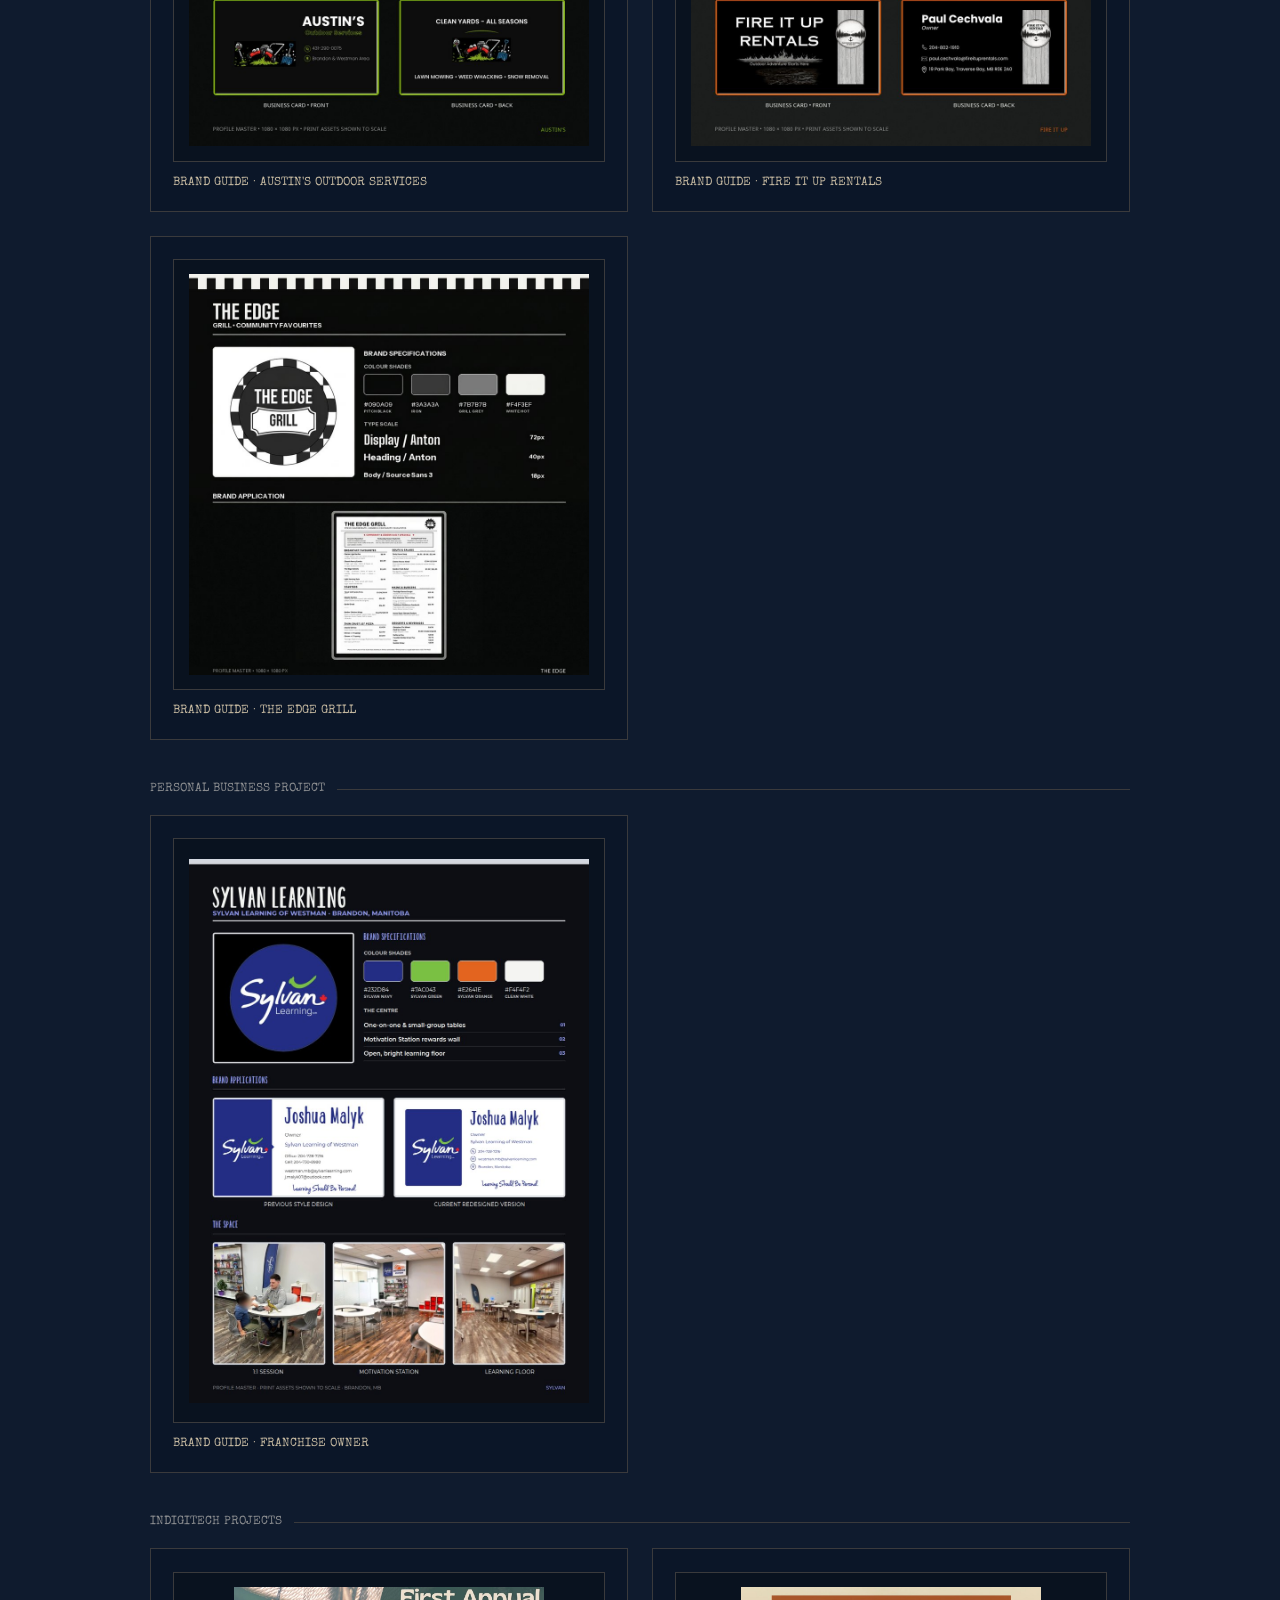
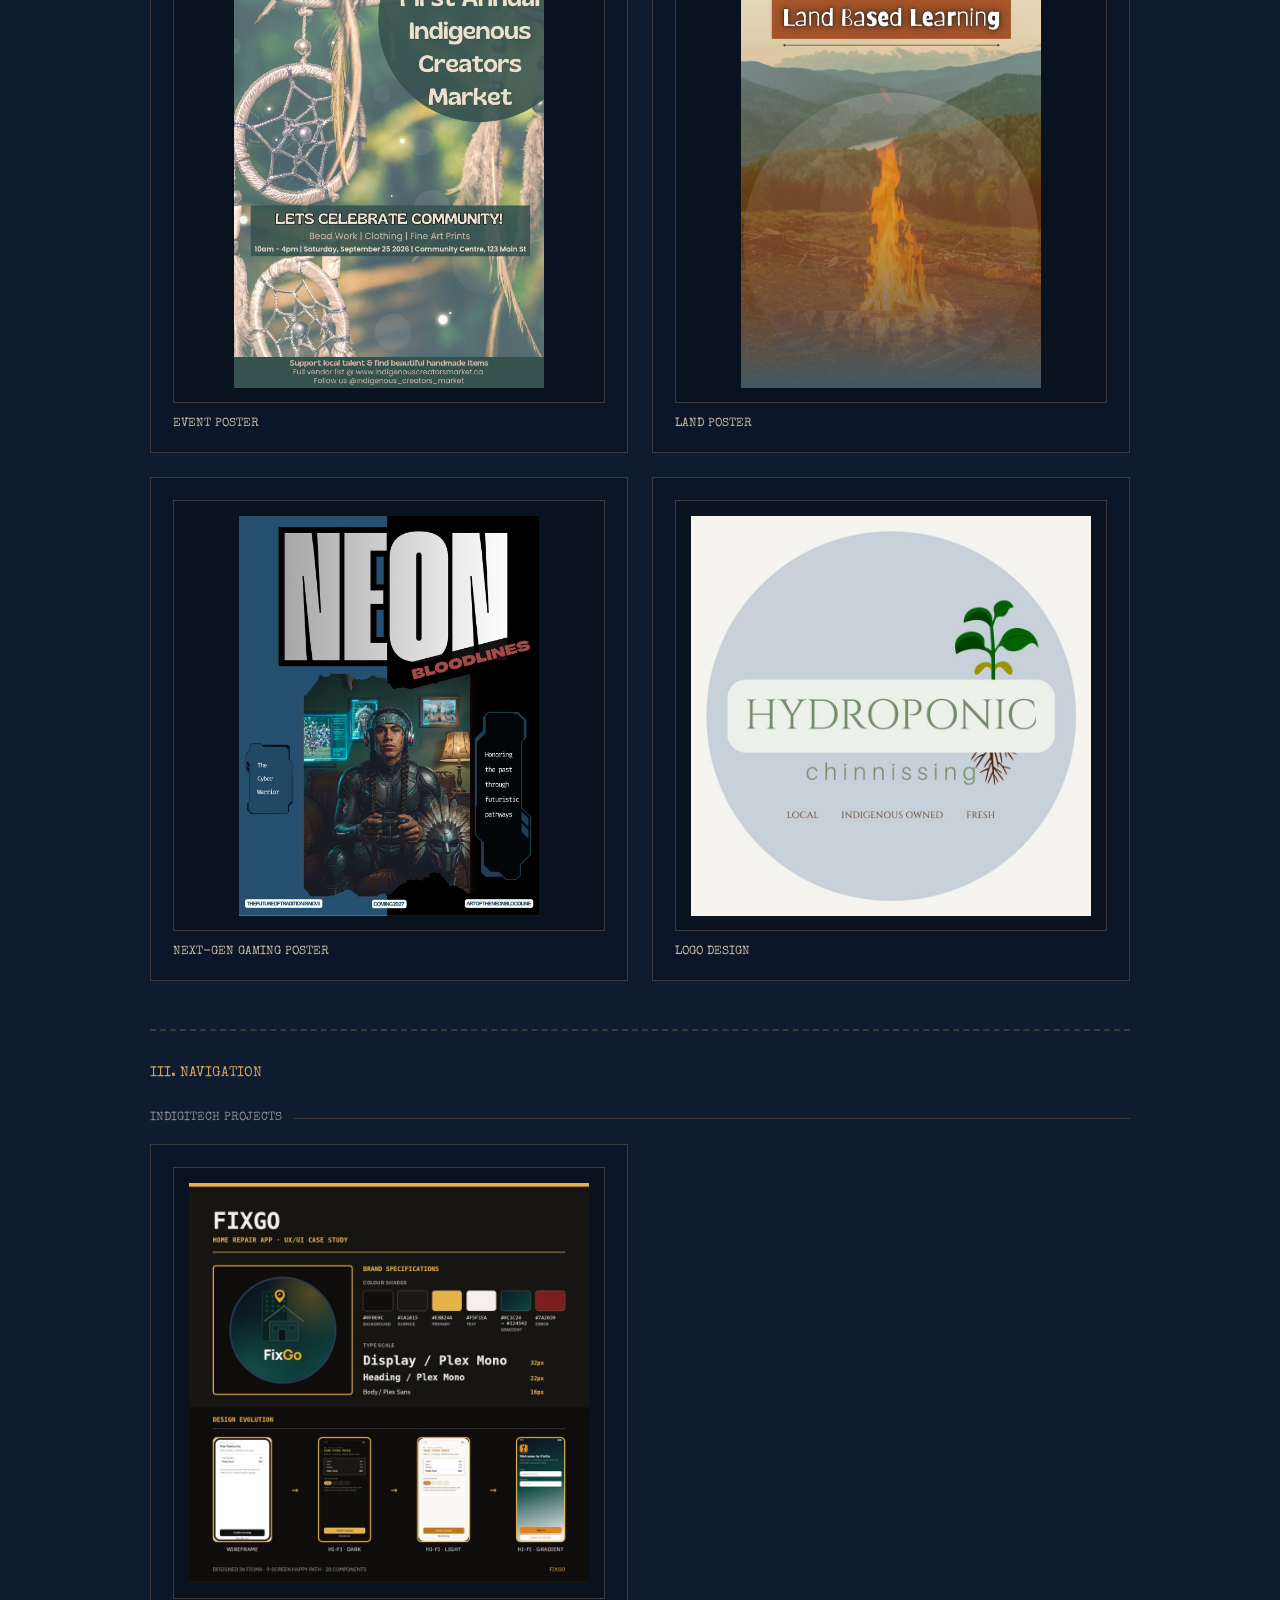
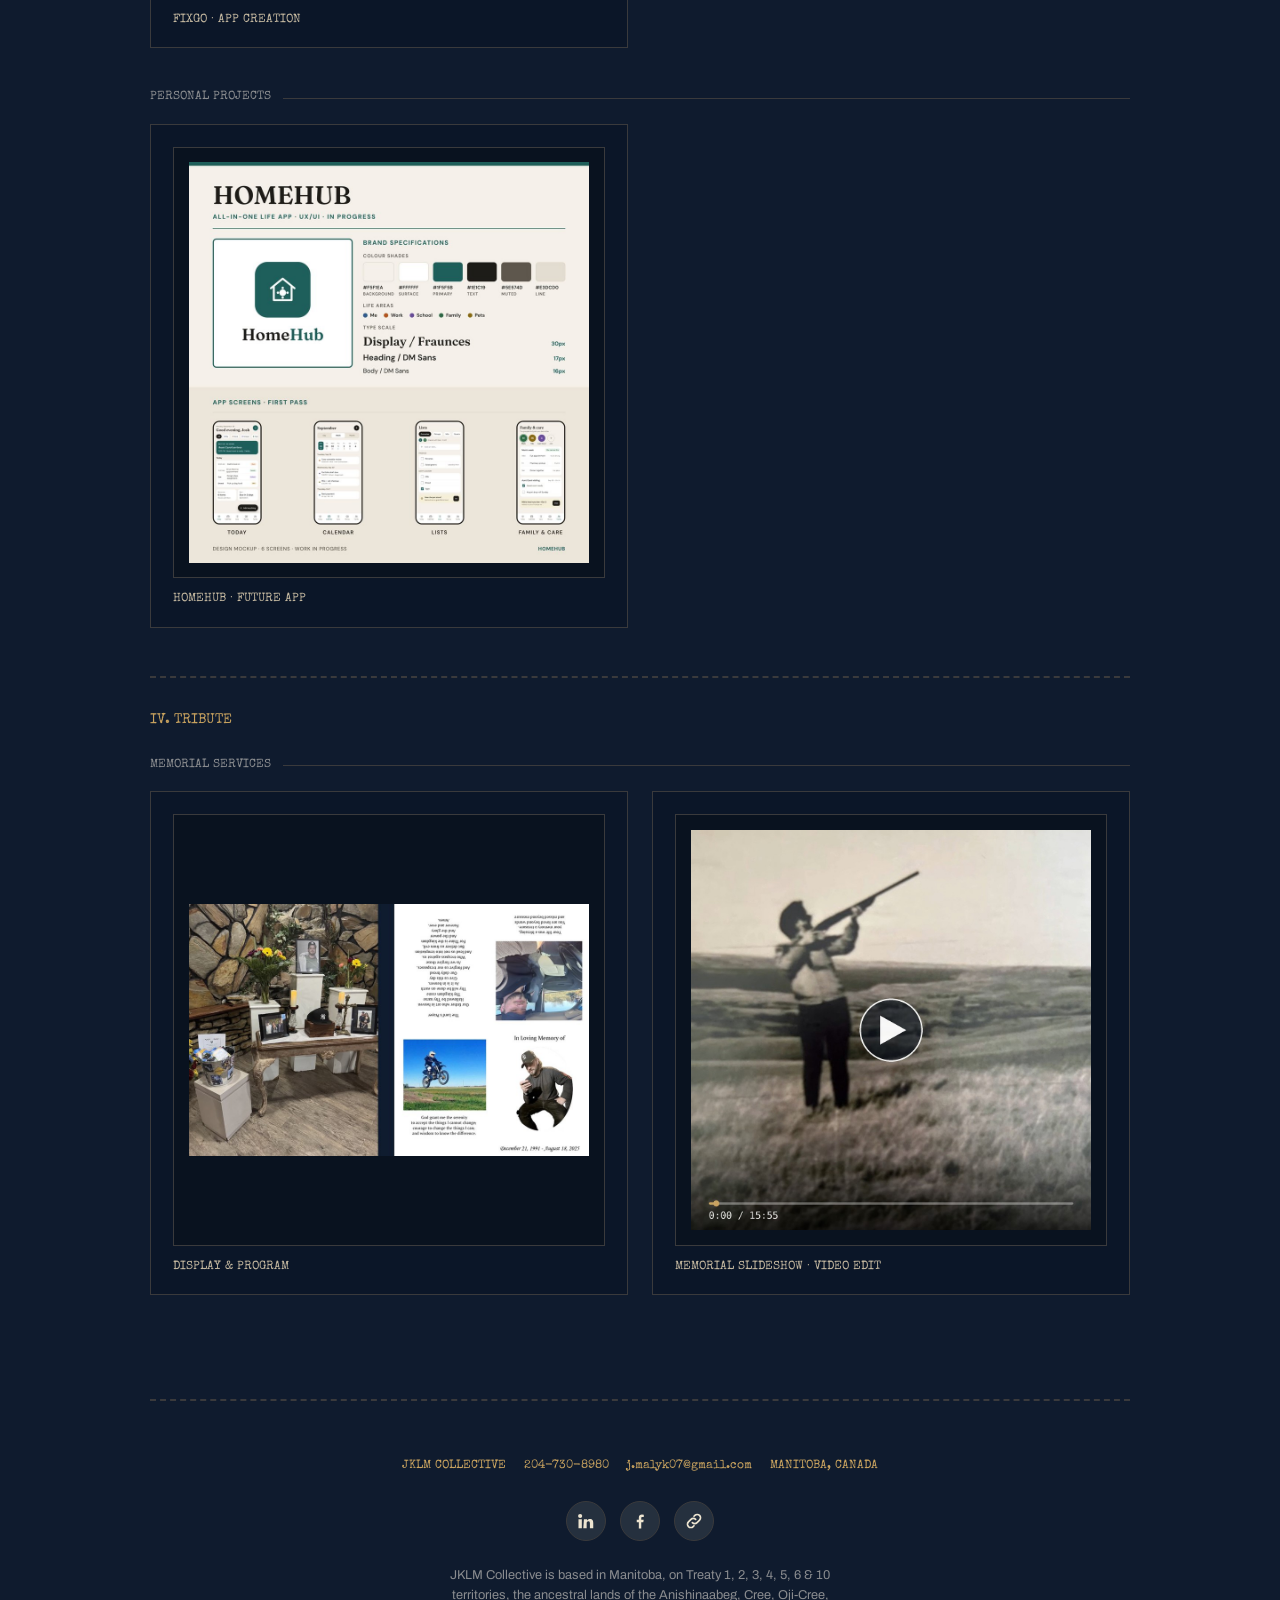
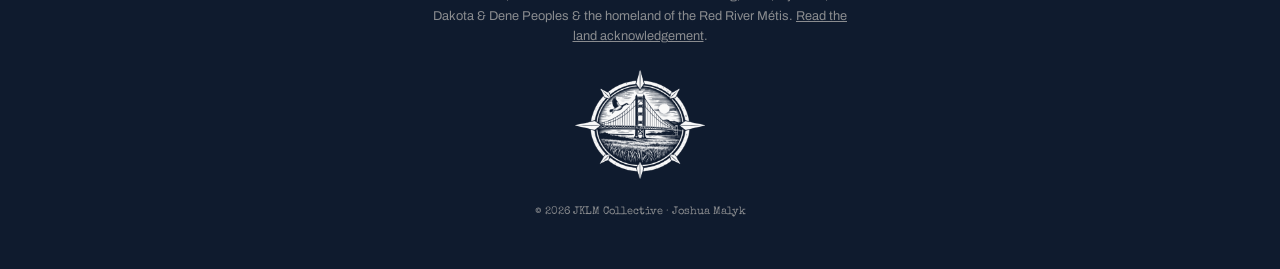
<file: collection.html>
<!DOCTYPE html>
<html lang="en">
<head>
  <meta charset="utf-8">
  <meta name="viewport" content="width=device-width, initial-scale=1">
  <title>Collection | Brand Guides, Posters, Resumes &amp; Memorial Work | JKLM Collective</title>
  <meta name="description" content="A running collection of JKLM Collective projects: resumes, brand guides, event posters, app designs &amp; memorial pieces made in Manitoba.">
  <link rel="icon" href="images/jklm-emblem.png">
  <!-- Google Fonts: Zilla Slab (headings), Archivo (body), Special Elite (labels) -->
  <link rel="preconnect" href="https://fonts.googleapis.com">
  <link rel="preconnect" href="https://fonts.gstatic.com" crossorigin>
  <link href="https://fonts.googleapis.com/css2?family=Zilla+Slab:ital,wght@0,500;0,600;1,600&amp;family=Archivo:wght@400;500;600&amp;family=Special+Elite&amp;display=swap" rel="stylesheet">
  <!-- one shared stylesheet for every page -->
  <link rel="stylesheet" href="css/styles.css">
  <!-- hides the header and footer when this page is shown inside the Google Site -->
  <script>if (window.self !== window.top) document.documentElement.classList.add("embedded");</script>
</head>
<body>
<div class="wrap">

  <!-- ===== HEADER (same on every page) ===== -->
  <header class="site-header">
    <a class="brand" href="index.html">
      <img src="images/jklm-emblem.png" alt="" width="40" height="33">
      <span><b>JKLM</b> COLLECTIVE</span>
    </a>
    <nav class="site-nav" aria-label="Main">
      <ul>
        <li><a href="index.html">Home</a></li>
        <li><a href="about.html">Story</a></li>
        <li><a href="services.html">Collectives</a></li>
        <li><a href="collection.html" aria-current="page">Collection</a></li>
        <li><a href="contact.html">Connect</a></li>
      </ul>
    </nav>
  </header>

  <!-- ===== MAIN CONTENT ===== -->
  <main>

    <!-- Page intro (hidden when embedded in the Google Site) -->
    <section class="hero page-intro" aria-labelledby="page-title">
      <div class="hero-copy">
        <p class="eyebrow">The collection</p>
        <h1 id="page-title">A running <em>collection</em> of projects</h1>
        <p class="lede">Real work for real people, grouped by collective. Images are original designs by Joshua Malyk unless they show a client's own logo or photos.</p>
      </div>
    </section>

    <!-- Work, grouped by collective -->
    <section class="section" aria-label="Projects by collective">
      <!-- Compass -->
      <section class="collective-group" id="compass-work" aria-labelledby="compass-title">
        <h3 class="collective-title" id="compass-title">I. Compass</h3>
        <h4 class="group-title">Personal projects</h4>
        <div class="work-grid">
          <figure class="work">
            <img src="images/compass-resume-design.jpg" alt="Joshua Malyk resume in a bold two-column design layout" loading="lazy">
            <figcaption>Resume · Design layout</figcaption>
          </figure>
          <figure class="work">
            <img src="images/compass-resume-classic.jpg" alt="Joshua Malyk two-page resume in a clean single-column layout, pages 1 &amp; 2 stacked" loading="lazy">
            <figcaption>Resume · Classic layout</figcaption>
          </figure>
        </div>
      </section>
      <!-- Bridges -->
      <section class="collective-group" id="bridges-work" aria-labelledby="bridges-title">
        <h3 class="collective-title" id="bridges-title">II. Bridges</h3>
        <h4 class="group-title">Customer projects</h4>
        <div class="work-grid">
          <figure class="work">
            <img src="images/bridges-austins-brand-guide.jpg" alt="Austin's Outdoor Services brand specification sheet" loading="lazy">
            <figcaption>Brand guide · Austin's Outdoor Services</figcaption>
          </figure>
          <figure class="work">
            <img src="images/bridges-fire-it-up-brand-guide.jpg" alt="Fire It Up Rentals brand specification sheet" loading="lazy">
            <figcaption>Brand guide · Fire It Up Rentals</figcaption>
          </figure>
          <figure class="work">
            <img src="images/bridges-edge-grill-brand-guide.jpg" alt="The Edge Grill brand guidelines sheet" loading="lazy">
            <figcaption>Brand guide · The Edge Grill</figcaption>
          </figure>
        </div>
        <h4 class="group-title">Personal business project</h4>
        <div class="work-grid">
          <figure class="work tall">
            <img src="images/bridges-sylvan-brand-guide.jpg" alt="Sylvan Learning of Westman brand sheet with logo, colour shades, business cards &amp; photos of the tutoring centre" loading="lazy">
            <figcaption>Brand guide · Franchise owner</figcaption>
          </figure>
        </div>
        <h4 class="group-title">IndigiTECH projects</h4>
        <div class="work-grid">
          <figure class="work">
            <img src="images/bridges-poster-creators-market.jpg" alt="Event poster for the First Annual Indigenous Creators Market, with dreamcatchers on a soft green background" loading="lazy">
            <figcaption>Event poster</figcaption>
          </figure>
          <figure class="work">
            <img src="images/bridges-poster-land-based-learning.jpg" alt="Land Based Learning poster with a campfire in front of forested hills &amp; a lake" loading="lazy">
            <figcaption>Land poster</figcaption>
          </figure>
          <figure class="work">
            <img src="images/bridges-poster-neon-bloodlines.jpg" alt="Neon Bloodlines game poster: a young Indigenous gamer in futuristic armour holding a controller" loading="lazy">
            <figcaption>Next-gen gaming poster</figcaption>
          </figure>
          <figure class="work">
            <img src="images/bridges-hydroponic-logo.jpg" alt="Hydroponic logo: a seedling with roots growing through a pale green banner on a soft blue circle, with the words Local, Indigenous owned, Fresh" loading="lazy">
            <figcaption>Logo design</figcaption>
          </figure>
        </div>
      </section>
      <!-- Navigation -->
      <section class="collective-group" id="navigation-work" aria-labelledby="navigation-title">
        <h3 class="collective-title" id="navigation-title">III. Navigation</h3>
        <h4 class="group-title">IndigiTECH projects</h4>
        <div class="work-grid">
          <figure class="work">
            <img src="images/navigation-fixgo-brand-guide.jpg" alt="FixGo brand specification sheet with palette, type scale &amp; design evolution" loading="lazy">
            <figcaption>FixGo · App creation</figcaption>
          </figure>
        </div>
        <h4 class="group-title">Personal projects</h4>
        <div class="work-grid">
          <figure class="work">
            <img src="images/navigation-homehub-brand-guide.jpg" alt="HomeHub life app brand board with app icon, colour shades, type scale &amp; four first-pass app screens" loading="lazy">
            <figcaption>HomeHub · Future app</figcaption>
          </figure>
        </div>
      </section>
      <!-- Tribute -->
      <section class="collective-group" id="tribute-work" aria-labelledby="tribute-title">
        <h3 class="collective-title" id="tribute-title">IV. Tribute</h3>
        <h4 class="group-title">Memorial services</h4>
        <div class="work-grid">
          <figure class="work">
            <img src="images/tribute-memorial-display.jpg" alt="Memorial table display &amp; folded memorial program" loading="lazy">
            <figcaption>Display &amp; program</figcaption>
          </figure>
          <figure class="work">
            <img src="images/tribute-memorial-video.jpg" alt="Still from a memorial slideshow video: a black-&amp;-white photo of a man in a prairie field" loading="lazy">
            <figcaption>Memorial slideshow · Video edit</figcaption>
          </figure>
        </div>
      </section>
    </section>

  </main>

  <!-- ===== FOOTER (same on every page) ===== -->
  <footer class="site-footer">
    <p class="footer-line">
      <span>JKLM Collective</span>
      <a href="tel:+12047308980">204-730-8980</a>
      <a class="email" href="mailto:j.malyk07@gmail.com">j.malyk07@gmail.com</a>
      <span>Manitoba, Canada</span>
    </p>
    <ul class="social">
      <li><a href="https://www.linkedin.com/in/joshua-malyk/" target="_blank" rel="noopener" aria-label="LinkedIn (opens in a new tab)"><svg viewBox="0 0 24 24" fill="currentColor" aria-hidden="true"><path d="M4.98 3.5a2.5 2.5 0 1 1 0 5 2.5 2.5 0 0 1 0-5zM3 9.75h4v11H3zM9.5 9.75h3.8v1.5h.06c.53-1 1.83-1.75 3.24-1.75 3.47 0 4.1 2.2 4.1 5.07v6.18h-4v-5.48c0-1.31-.02-2.99-1.82-2.99-1.83 0-2.11 1.43-2.11 2.9v5.57h-4z"/></svg></a></li>
      <li><a href="https://www.facebook.com/" target="_blank" rel="noopener" aria-label="Facebook (opens in a new tab)"><svg viewBox="0 0 24 24" fill="currentColor" aria-hidden="true"><path d="M13.5 21v-7.5h2.5l.4-3h-2.9V8.6c0-.87.25-1.46 1.5-1.46h1.55V4.47A20.7 20.7 0 0 0 14.3 4.3c-2.2 0-3.7 1.34-3.7 3.8v2.4H8.1v3h2.5V21z"/></svg></a></li>
      <li><a href="https://sites.google.com/view/jklm-collective/home" target="_blank" rel="noopener" aria-label="JKLM Collective Google Site (opens in a new tab)"><svg viewBox="0 0 24 24" fill="none" stroke="currentColor" stroke-width="2" stroke-linecap="round" aria-hidden="true"><path d="M10 14a4 4 0 0 0 5.66 0l3-3a4 4 0 0 0-5.66-5.66l-1 1"/><path d="M14 10a4 4 0 0 0-5.66 0l-3 3a4 4 0 0 0 5.66 5.66l1-1"/></svg></a></li>
    </ul>
    <p class="footer-land">JKLM Collective is based in Manitoba, on Treaty 1, 2, 3, 4, 5, 6 &amp; 10 territories, the ancestral lands of the Anishinaabeg, Cree, Oji-Cree, Dakota &amp; Dene Peoples &amp; the homeland of the Red River Métis. <a href="about.html#land">Read the land acknowledgement</a>.</p>
    <img class="footer-emblem" src="images/jklm-emblem.png" alt="JKLM Collective compass emblem" width="130" height="109">
    <p class="footer-copy">© 2026 JKLM Collective · Joshua Malyk</p>
  </footer>

</div>
</body>
</html>
</file>
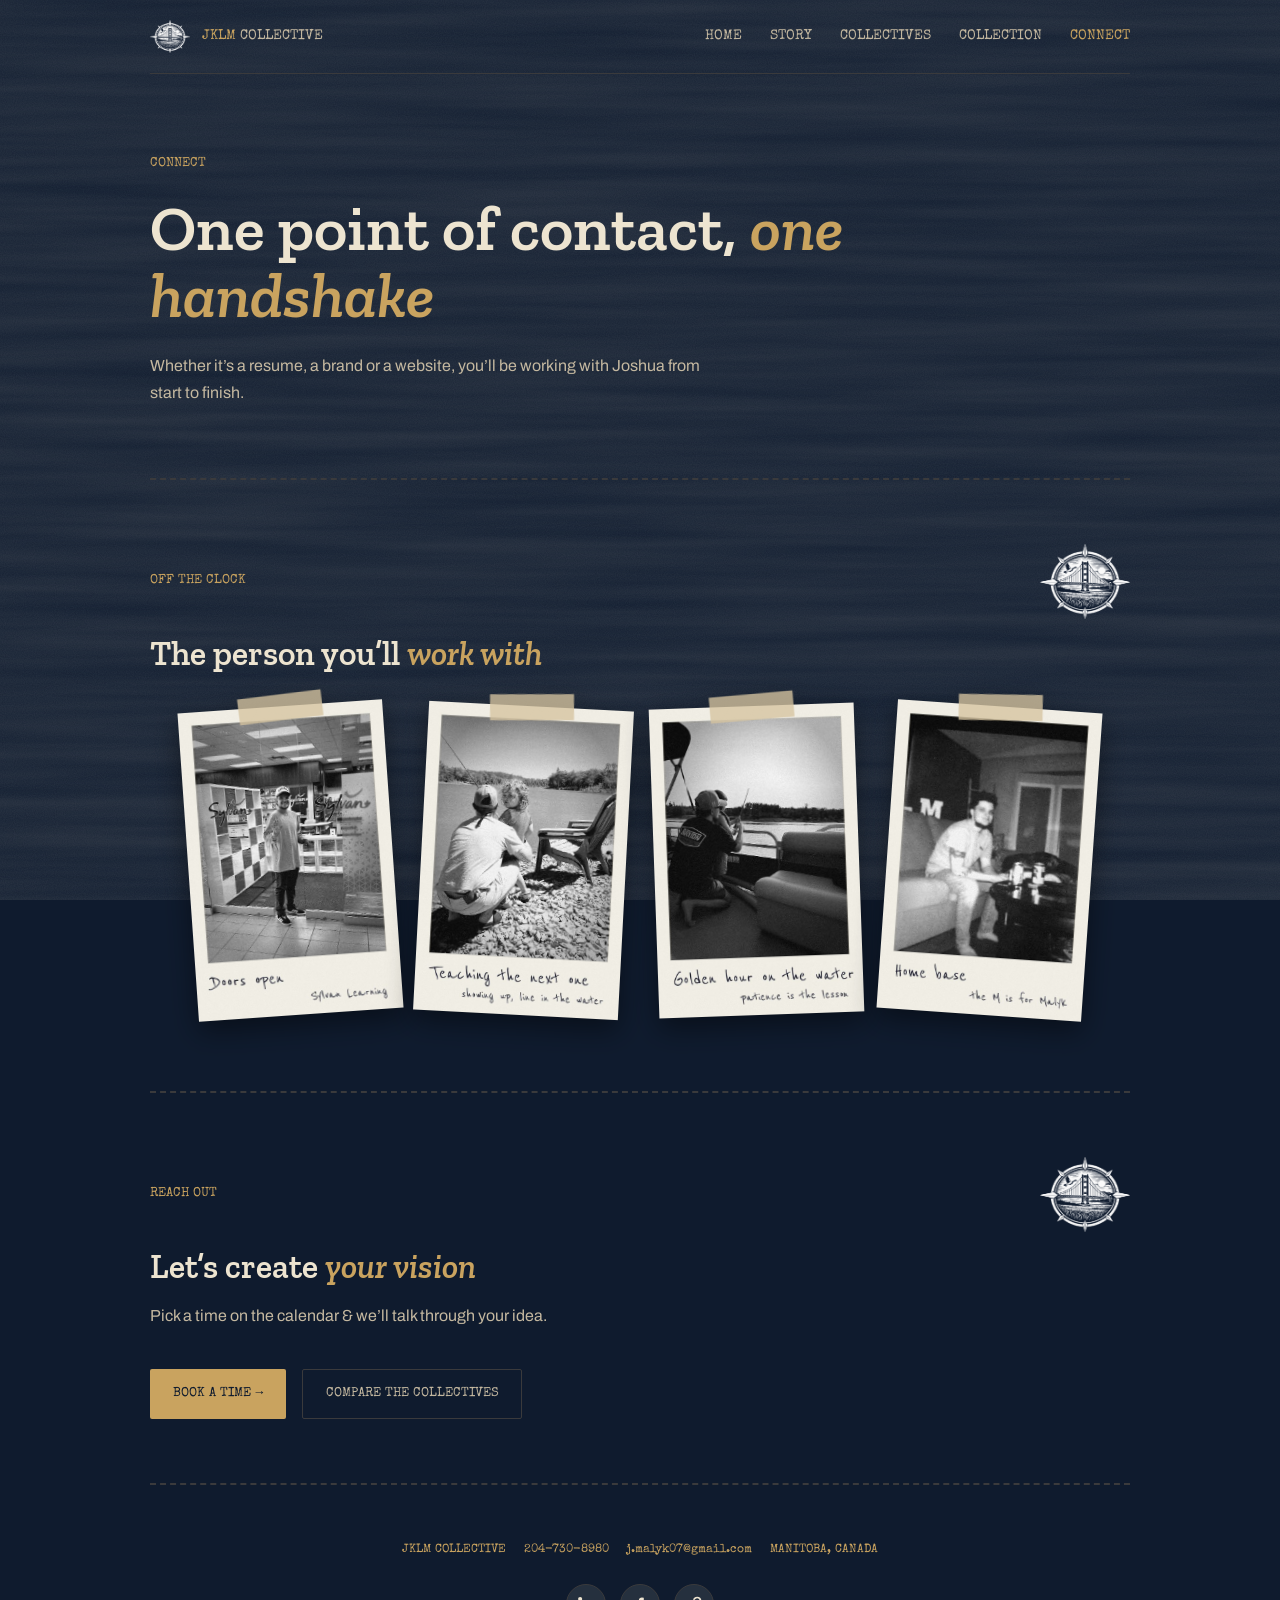
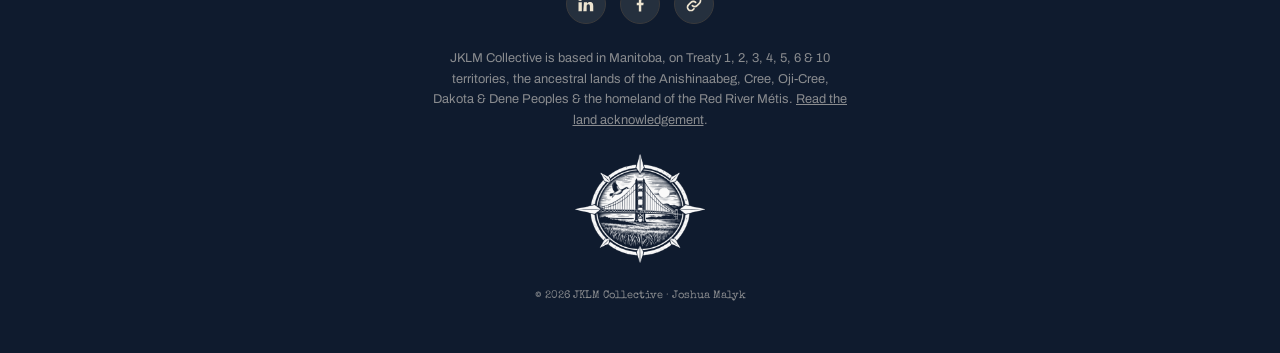
<file: contact.html>
<!DOCTYPE html>
<html lang="en">
<head>
  <meta charset="utf-8">
  <meta name="viewport" content="width=device-width, initial-scale=1">
  <title>Contact JKLM Collective | Joshua Malyk, Manitoba</title>
  <meta name="description" content="Contact Joshua Malyk at JKLM Collective in Manitoba by phone, email or LinkedIn to start a resume, brand, website or memorial project.">
  <link rel="icon" href="images/jklm-emblem.png">
  <!-- Google Fonts: Zilla Slab (headings), Archivo (body), Special Elite (labels) -->
  <link rel="preconnect" href="https://fonts.googleapis.com">
  <link rel="preconnect" href="https://fonts.gstatic.com" crossorigin>
  <link href="https://fonts.googleapis.com/css2?family=Zilla+Slab:ital,wght@0,500;0,600;1,600&amp;family=Archivo:wght@400;500;600&amp;family=Special+Elite&amp;display=swap" rel="stylesheet">
  <!-- one shared stylesheet for every page -->
  <link rel="stylesheet" href="css/styles.css">
</head>
<body>
<div class="wrap">

  <!-- ===== HEADER (same on every page) ===== -->
  <header class="site-header">
    <a class="brand" href="index.html">
      <img src="images/jklm-emblem.png" alt="" width="40" height="33">
      <span><b>JKLM</b> COLLECTIVE</span>
    </a>
    <nav class="site-nav" aria-label="Main">
      <ul>
        <li><a href="index.html">Home</a></li>
        <li><a href="about.html">Story</a></li>
        <li><a href="services.html">Collectives</a></li>
        <li><a href="collection.html">Collection</a></li>
        <li><a href="contact.html" aria-current="page">Connect</a></li>
      </ul>
    </nav>
  </header>

  <!-- ===== MAIN CONTENT ===== -->
  <main>

    <!-- Page intro + Polaroids of Joshua -->
    <section class="hero" aria-labelledby="page-title">
      <div class="hero-copy">
        <p class="eyebrow">Connect</p>
        <h1 id="page-title">One point of contact, <em>one handshake</em></h1>
        <p class="lede">Whether it&rsquo;s a resume, a brand or a website, you&rsquo;ll be working with Joshua from start to finish.</p>
      </div>
    </section>

    <section class="section" aria-labelledby="joshua">
    <div class="section-head">
      <p class="eyebrow">Off the clock</p>
      <img class="badge" src="images/jklm-emblem.png" alt="" width="90" height="75">
    </div>
    <h2 id="joshua">The person you&rsquo;ll <em>work with</em></h2>
      <div class="polaroid-row">
        <figure class="polaroid" style="--tilt:-4deg">
          <img src="images/polaroid-02-sylvan.jpg" alt="Joshua waving in the doorway of Sylvan Learning, captioned Doors open" width="600" height="905">
        </figure>
        <figure class="polaroid" style="--tilt:3deg">
          <img src="images/polaroid-01-lake.jpg" alt="Joshua crouched on a rocky lake shore beside a young child, captioned Teaching the next one" width="600" height="905">
        </figure>
        <figure class="polaroid" style="--tilt:-2deg">
          <img src="images/polaroid-03-pontoon.jpg" alt="Joshua fishing with a child off a pontoon boat at sunset, captioned Golden hour on the water" width="600" height="905">
        </figure>
        <figure class="polaroid" style="--tilt:4deg">
          <img src="images/polaroid-05-home.jpg" alt="Joshua sitting on a couch at home beside a large letter M, captioned Home base" width="600" height="905">
        </figure>
      </div>
    </section>

    <!-- Ways to get in touch -->
    <section class="section" aria-labelledby="reach">
    <div class="section-head">
      <p class="eyebrow">Reach out</p>
      <img class="badge" src="images/jklm-emblem.png" alt="" width="90" height="75">
    </div>
    <h2 id="reach">Let&rsquo;s create <em>your vision</em></h2>
      <p class="lede">Pick a time on the calendar &amp; we&rsquo;ll talk through your idea.</p>
      <div class="btn-row">
        <a class="btn btn-primary" href="https://calendar.app.google/oq1rFbwCpW8KvgVE8" target="_blank" rel="noopener">Book a time &rarr;</a>
        <a class="btn btn-ghost" href="services.html">Compare the collectives</a>
      </div>
    </section>

  </main>

  <!-- ===== FOOTER (same on every page) ===== -->
  <footer class="site-footer">
    <p class="footer-line">
      <span>JKLM Collective</span>
      <a href="tel:+12047308980">204-730-8980</a>
      <a class="email" href="mailto:j.malyk07@gmail.com">j.malyk07@gmail.com</a>
      <span>Manitoba, Canada</span>
    </p>
    <ul class="social">
      <li><a href="https://www.linkedin.com/in/joshua-malyk/" target="_blank" rel="noopener" aria-label="LinkedIn (opens in a new tab)"><svg viewBox="0 0 24 24" fill="currentColor" aria-hidden="true"><path d="M4.98 3.5a2.5 2.5 0 1 1 0 5 2.5 2.5 0 0 1 0-5zM3 9.75h4v11H3zM9.5 9.75h3.8v1.5h.06c.53-1 1.83-1.75 3.24-1.75 3.47 0 4.1 2.2 4.1 5.07v6.18h-4v-5.48c0-1.31-.02-2.99-1.82-2.99-1.83 0-2.11 1.43-2.11 2.9v5.57h-4z"/></svg></a></li>
      <li><a href="https://www.facebook.com/" target="_blank" rel="noopener" aria-label="Facebook (opens in a new tab)"><svg viewBox="0 0 24 24" fill="currentColor" aria-hidden="true"><path d="M13.5 21v-7.5h2.5l.4-3h-2.9V8.6c0-.87.25-1.46 1.5-1.46h1.55V4.47A20.7 20.7 0 0 0 14.3 4.3c-2.2 0-3.7 1.34-3.7 3.8v2.4H8.1v3h2.5V21z"/></svg></a></li>
      <li><a href="https://sites.google.com/view/jklm-collective/home" target="_blank" rel="noopener" aria-label="JKLM Collective Google Site (opens in a new tab)"><svg viewBox="0 0 24 24" fill="none" stroke="currentColor" stroke-width="2" stroke-linecap="round" aria-hidden="true"><path d="M10 14a4 4 0 0 0 5.66 0l3-3a4 4 0 0 0-5.66-5.66l-1 1"/><path d="M14 10a4 4 0 0 0-5.66 0l-3 3a4 4 0 0 0 5.66 5.66l1-1"/></svg></a></li>
    </ul>
    <p class="footer-land">JKLM Collective is based in Manitoba, on Treaty 1, 2, 3, 4, 5, 6 &amp; 10 territories, the ancestral lands of the Anishinaabeg, Cree, Oji-Cree, Dakota &amp; Dene Peoples &amp; the homeland of the Red River Métis. <a href="about.html#land">Read the land acknowledgement</a>.</p>
    <img class="footer-emblem" src="images/jklm-emblem.png" alt="JKLM Collective compass emblem" width="130" height="109">
    <p class="footer-copy">© 2026 JKLM Collective · Joshua Malyk</p>
  </footer>

</div>
</body>
</html>
</file>
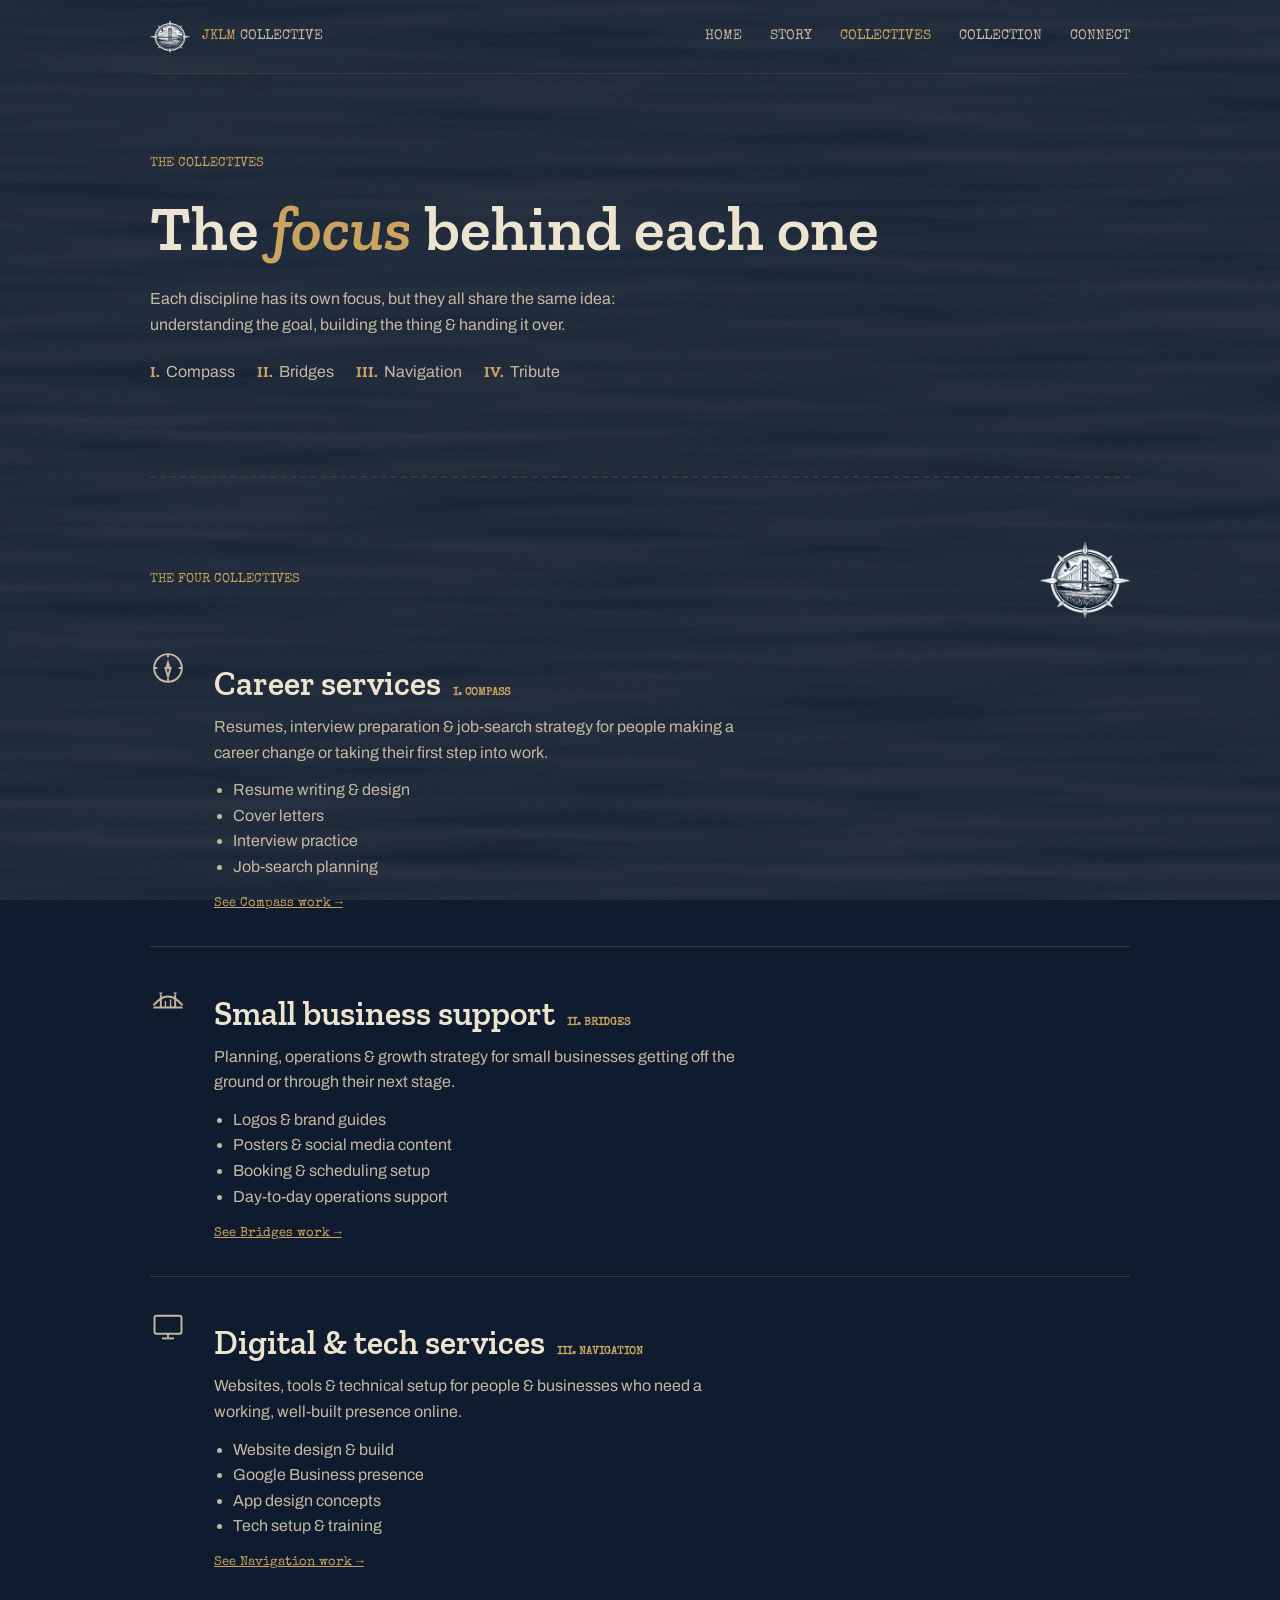
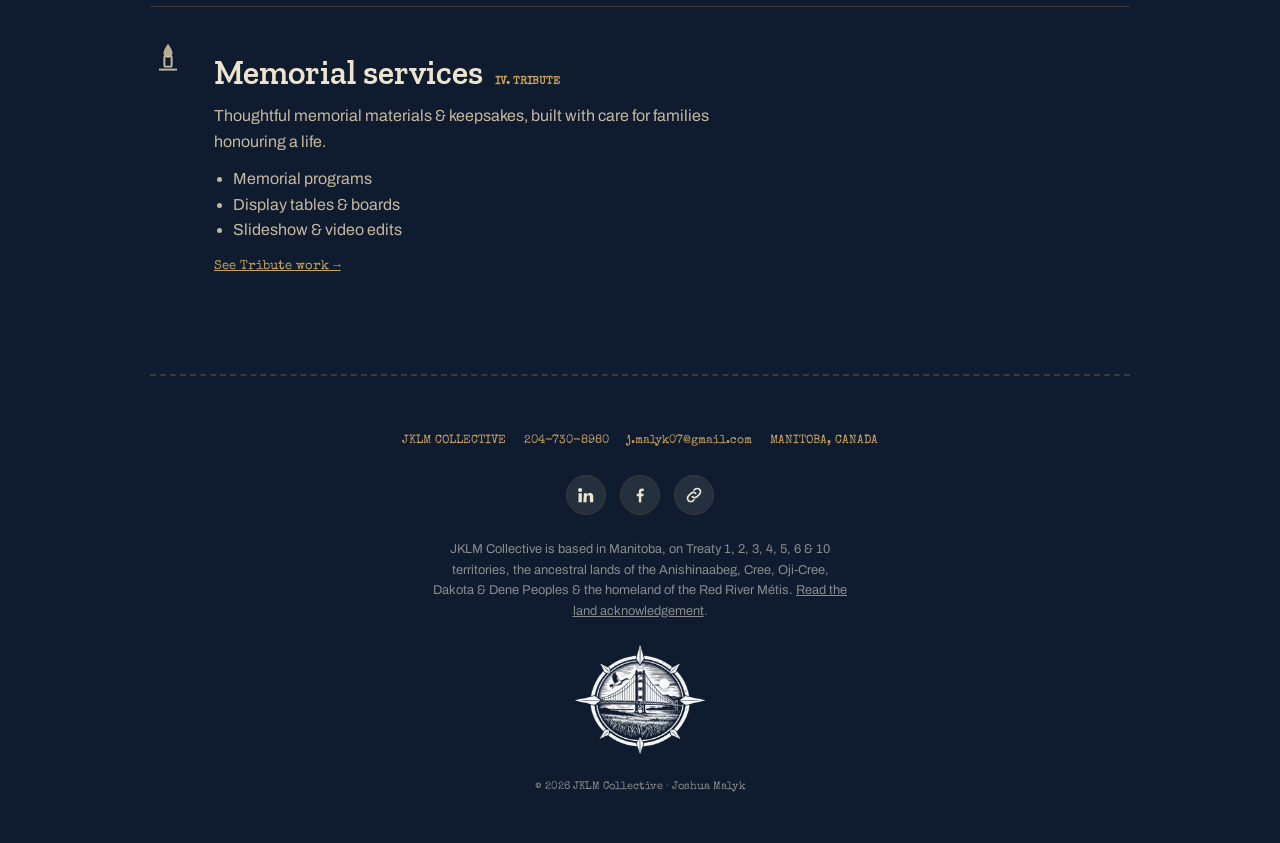
<file: services.html>
<!DOCTYPE html>
<html lang="en">
<head>
  <meta charset="utf-8">
  <meta name="viewport" content="width=device-width, initial-scale=1">
  <title>Services | Career Help, Small Business Branding, Websites &amp; Memorials | JKLM Collective</title>
  <meta name="description" content="The four JKLM Collectives: Compass career services, Bridges small business support, Navigation digital &amp; tech services, &amp; Tribute memorial services in Manitoba.">
  <link rel="icon" href="images/jklm-emblem.png">
  <!-- Google Fonts: Zilla Slab (headings), Archivo (body), Special Elite (labels) -->
  <link rel="preconnect" href="https://fonts.googleapis.com">
  <link rel="preconnect" href="https://fonts.gstatic.com" crossorigin>
  <link href="https://fonts.googleapis.com/css2?family=Zilla+Slab:ital,wght@0,500;0,600;1,600&amp;family=Archivo:wght@400;500;600&amp;family=Special+Elite&amp;display=swap" rel="stylesheet">
  <!-- one shared stylesheet for every page -->
  <link rel="stylesheet" href="css/styles.css">
</head>
<body>
<div class="wrap">

  <!-- ===== HEADER (same on every page) ===== -->
  <header class="site-header">
    <a class="brand" href="index.html">
      <img src="images/jklm-emblem.png" alt="" width="40" height="33">
      <span><b>JKLM</b> COLLECTIVE</span>
    </a>
    <nav class="site-nav" aria-label="Main">
      <ul>
        <li><a href="index.html">Home</a></li>
        <li><a href="about.html">Story</a></li>
        <li><a href="services.html" aria-current="page">Collectives</a></li>
        <li><a href="collection.html">Collection</a></li>
        <li><a href="contact.html">Connect</a></li>
      </ul>
    </nav>
  </header>

  <!-- ===== MAIN CONTENT ===== -->
  <main>

    <!-- Page intro with jump links to each collective on this page -->
    <section class="hero" aria-labelledby="page-title">
      <div class="hero-copy">
        <p class="eyebrow">The collectives</p>
        <h1 id="page-title">The <em>focus</em> behind each one</h1>
        <p class="lede">Each discipline has its own focus, but they all share the same idea: understanding the goal, building the thing &amp; handing it over.</p>
        <nav aria-label="Jump to a collective">
          <ul class="hero-list">
          <li><a href="#compass"><b>I.</b>Compass</a></li>
          <li><a href="#bridges"><b>II.</b>Bridges</a></li>
          <li><a href="#navigation"><b>III.</b>Navigation</a></li>
          <li><a href="#tribute"><b>IV.</b>Tribute</a></li>
          </ul>
        </nav>
      </div>
    </section>

    <!-- One article per collective -->
    <section class="section" aria-labelledby="four">
    <div class="section-head">
      <p class="eyebrow" id="four">The four collectives</p>
      <img class="badge" src="images/jklm-emblem.png" alt="" width="90" height="75">
    </div>
      <article class="service" id="compass">
        <svg viewBox="0 0 24 24" fill="none" stroke="currentColor" stroke-width="1.3" aria-hidden="true"> <circle cx="12" cy="12" r="9.25"/> <line x1="12" y1="2.6" x2="12" y2="4.9"/> <line x1="12" y1="19.1" x2="12" y2="21.4"/> <line x1="2.6" y1="12" x2="4.9" y2="12"/> <line x1="19.1" y1="12" x2="21.4" y2="12"/> <polygon points="12,6.2 13.7,12 10.3,12" fill="currentColor" stroke="none"/> <polygon points="12,17.8 13.7,12 10.3,12" fill="none"/> </svg>
        <div>
          <h2>Career services<span class="tag">I. Compass</span></h2>
          <p>Resumes, interview preparation &amp; job-search strategy for people making a career change or taking their first step into work.</p>
          <ul>
            <li>Resume writing &amp; design</li>
            <li>Cover letters</li>
            <li>Interview practice</li>
            <li>Job-search planning</li>
          </ul>
          <a class="more" href="collection.html#compass-work">See Compass work →</a>
        </div>
      </article>
      <article class="service" id="bridges">
        <svg viewBox="0 0 24 24" fill="none" stroke="currentColor" stroke-width="1.3" aria-hidden="true"> <path d="M2.3 17.6 Q12 5.6 21.7 17.6"/> <line x1="7.2" y1="10.6" x2="7.2" y2="19"/> <line x1="16.8" y1="10.6" x2="16.8" y2="19"/> <polygon points="7.2,10.6 5.9,9 8.5,9" fill="currentColor" stroke="none"/> <polygon points="16.8,10.6 15.5,9 18.1,9" fill="currentColor" stroke="none"/> <line x1="10.3" y1="14.6" x2="10.3" y2="19" stroke-width="0.9"/> <line x1="13.7" y1="13.6" x2="13.7" y2="19" stroke-width="0.9"/> <line x1="2.3" y1="19" x2="21.7" y2="19"/> </svg>
        <div>
          <h2>Small business support<span class="tag">II. Bridges</span></h2>
          <p>Planning, operations &amp; growth strategy for small businesses getting off the ground or through their next stage.</p>
          <ul>
            <li>Logos &amp; brand guides</li>
            <li>Posters &amp; social media content</li>
            <li>Booking &amp; scheduling setup</li>
            <li>Day-to-day operations support</li>
          </ul>
          <a class="more" href="collection.html#bridges-work">See Bridges work →</a>
        </div>
      </article>
      <article class="service" id="navigation">
        <svg viewBox="0 0 24 24" fill="none" stroke="currentColor" stroke-width="1.3" aria-hidden="true"> <rect x="3" y="4.5" width="18" height="12" rx="1.3"/> <line x1="12" y1="16.5" x2="12" y2="19"/> <line x1="8" y1="19.6" x2="16" y2="19.6"/> </svg>
        <div>
          <h2>Digital &amp; tech services<span class="tag">III. Navigation</span></h2>
          <p>Websites, tools &amp; technical setup for people &amp; businesses who need a working, well-built presence online.</p>
          <ul>
            <li>Website design &amp; build</li>
            <li>Google Business presence</li>
            <li>App design concepts</li>
            <li>Tech setup &amp; training</li>
          </ul>
          <a class="more" href="collection.html#navigation-work">See Navigation work →</a>
        </div>
      </article>
      <article class="service" id="tribute">
        <svg viewBox="0 0 24 24" fill="none" stroke="currentColor" stroke-width="1.3" aria-hidden="true"> <path d="M12 3.2c-1.9 2.5-3 4.6-3 6.3a3 3 0 0 0 6 0c0-1.7-1.1-3.8-3-6.3Z" fill="currentColor" stroke="none" opacity="0.92"/> <rect x="9.6" y="11.4" width="4.8" height="7" rx="0.6"/> <line x1="6" y1="20.4" x2="18" y2="20.4"/> </svg>
        <div>
          <h2>Memorial services<span class="tag">IV. Tribute</span></h2>
          <p>Thoughtful memorial materials &amp; keepsakes, built with care for families honouring a life.</p>
          <ul>
            <li>Memorial programs</li>
            <li>Display tables &amp; boards</li>
            <li>Slideshow &amp; video edits</li>
          </ul>
          <a class="more" href="collection.html#tribute-work">See Tribute work →</a>
        </div>
      </article>
    </section>

  </main>

  <!-- ===== FOOTER (same on every page) ===== -->
  <footer class="site-footer">
    <p class="footer-line">
      <span>JKLM Collective</span>
      <a href="tel:+12047308980">204-730-8980</a>
      <a class="email" href="mailto:j.malyk07@gmail.com">j.malyk07@gmail.com</a>
      <span>Manitoba, Canada</span>
    </p>
    <ul class="social">
      <li><a href="https://www.linkedin.com/in/joshua-malyk/" target="_blank" rel="noopener" aria-label="LinkedIn (opens in a new tab)"><svg viewBox="0 0 24 24" fill="currentColor" aria-hidden="true"><path d="M4.98 3.5a2.5 2.5 0 1 1 0 5 2.5 2.5 0 0 1 0-5zM3 9.75h4v11H3zM9.5 9.75h3.8v1.5h.06c.53-1 1.83-1.75 3.24-1.75 3.47 0 4.1 2.2 4.1 5.07v6.18h-4v-5.48c0-1.31-.02-2.99-1.82-2.99-1.83 0-2.11 1.43-2.11 2.9v5.57h-4z"/></svg></a></li>
      <li><a href="https://www.facebook.com/" target="_blank" rel="noopener" aria-label="Facebook (opens in a new tab)"><svg viewBox="0 0 24 24" fill="currentColor" aria-hidden="true"><path d="M13.5 21v-7.5h2.5l.4-3h-2.9V8.6c0-.87.25-1.46 1.5-1.46h1.55V4.47A20.7 20.7 0 0 0 14.3 4.3c-2.2 0-3.7 1.34-3.7 3.8v2.4H8.1v3h2.5V21z"/></svg></a></li>
      <li><a href="https://sites.google.com/view/jklm-collective/home" target="_blank" rel="noopener" aria-label="JKLM Collective Google Site (opens in a new tab)"><svg viewBox="0 0 24 24" fill="none" stroke="currentColor" stroke-width="2" stroke-linecap="round" aria-hidden="true"><path d="M10 14a4 4 0 0 0 5.66 0l3-3a4 4 0 0 0-5.66-5.66l-1 1"/><path d="M14 10a4 4 0 0 0-5.66 0l-3 3a4 4 0 0 0 5.66 5.66l1-1"/></svg></a></li>
    </ul>
    <p class="footer-land">JKLM Collective is based in Manitoba, on Treaty 1, 2, 3, 4, 5, 6 &amp; 10 territories, the ancestral lands of the Anishinaabeg, Cree, Oji-Cree, Dakota &amp; Dene Peoples &amp; the homeland of the Red River Métis. <a href="about.html#land">Read the land acknowledgement</a>.</p>
    <img class="footer-emblem" src="images/jklm-emblem.png" alt="JKLM Collective compass emblem" width="130" height="109">
    <p class="footer-copy">© 2026 JKLM Collective · Joshua Malyk</p>
  </footer>

</div>
</body>
</html>
</file>
<file: css/styles.css>
/* =========================================================
   JKLM Collective — main stylesheet
   One stylesheet is shared by every page (index, about,
   services, collection, contact). Sections are in page order:
     1. Design tokens (colours, fonts)
     2. Base + background
     3. Layout container
     4. Header + navigation
     5. Shared type (eyebrows, headings, ledes)
     6. Buttons
     7. Home page: hero + banner + preview cards
     8. Sections + section heads
     9. About page: the JKLM story + logo meaning
    10. Services page: the collectives list
    11. Collection page: work cards
    12. Polaroid photos
    13. Contact page
    14. Land acknowledgement
    15. Footer
    16. Responsive (tablet + phone)
    17. Embedded mode (collection inside Google Sites)
   ========================================================= */


/* ---------- 1. Design tokens ---------- */
:root{
  /* colours: navy base, wheat-gold accent (Brandon MB wheat), cream text */
  --ink:#0f1b2e;          /* navy background */
  --paper:#ede4d0;        /* aged cream: headings + main text */
  --paper-dim:#c4b8a0;    /* faded kraft: body text */
  --grey:#8a8c8f;         /* weathered tin: captions */
  --hair:#3a3a3c;         /* barn-board seam: dividers */
  --gold:#c9a35f;         /* wheat gold accent */
  --gold-soft:#e4cd9c;    /* hover */
  --panel:rgba(11,21,38,.72);   /* card background */
  --tape:rgba(214,196,160,.78); /* masking tape on polaroids */

  /* fonts (loaded from Google Fonts in each page's <head>) */
  --font-display:'Zilla Slab', Georgia, serif;
  --font-body:'Archivo', system-ui, sans-serif;
  --font-mono:'Special Elite', 'Courier New', monospace;

  /* wood-grain + paper-grain textures (inline SVG, no extra files) */
  --wood:
    url("data:image/svg+xml,%3Csvg xmlns='http://www.w3.org/2000/svg' width='220' height='220'%3E%3Cfilter id='n'%3E%3CfeTurbulence type='fractalNoise' baseFrequency='.9' numOctaves='2' stitchTiles='stitch'/%3E%3CfeColorMatrix values='0 0 0 0 1 0 0 0 0 1 0 0 0 0 1 0 0 0 .06 0'/%3E%3C/filter%3E%3Crect width='100%25' height='100%25' filter='url(%23n)'/%3E%3C/svg%3E"),
    url("data:image/svg+xml,%3Csvg xmlns='http://www.w3.org/2000/svg' width='1000' height='600'%3E%3Cfilter id='g'%3E%3CfeTurbulence type='fractalNoise' baseFrequency='0.004 0.09' numOctaves='3' seed='4' stitchTiles='stitch'/%3E%3CfeColorMatrix values='0 0 0 0 .85 0 0 0 0 .75 0 0 0 0 .6 0 0 0 .1 0'/%3E%3C/filter%3E%3Crect width='100%25' height='100%25' filter='url(%23g)'/%3E%3C/svg%3E");
}


/* ---------- 2. Base + background ---------- */
*{box-sizing:border-box;}
html{color-scheme:dark;scroll-behavior:smooth;}

body{
  margin:0;
  padding:0 1.5rem;                       /* side gutter */
  background-color:var(--ink);            /* solid navy underneath */
  background-image:var(--wood);           /* wood-grain texture on top */
  background-size:220px 220px, cover;
  background-attachment:fixed;
  color:var(--paper);
  font-family:var(--font-body);
  font-size:1rem;
  line-height:1.6;
  -webkit-font-smoothing:antialiased;
}

a{color:inherit;}
a:focus-visible,.btn:focus-visible{outline:2px solid var(--gold);outline-offset:3px;}
img{max-width:100%;height:auto;display:block;}
::selection{background:var(--gold);color:var(--ink);}

/* hides text visually but keeps it for screen readers */
.visually-hidden{position:absolute;width:1px;height:1px;overflow:hidden;clip:rect(0 0 0 0);white-space:nowrap;}


/* ---------- 3. Layout container ---------- */
.wrap{
  max-width:980px;     /* comfortable line length on big screens */
  margin:0 auto;       /* centres the single column */
}


/* ---------- 4. Header + navigation ---------- */
.site-header{
  position:sticky;
  top:0;
  z-index:10;
  display:flex;
  align-items:center;
  gap:1rem;
  padding-block:1.25rem;
  border-bottom:1px solid var(--hair);
  background-color:var(--ink);
  background-image:var(--wood);
  background-size:220px 220px, cover;
  background-attachment:fixed;
}

.brand{
  display:flex;
  align-items:center;
  gap:.75rem;
  text-decoration:none;
  font-family:var(--font-mono);
  font-size:.85rem;
  color:var(--paper-dim);
  white-space:nowrap;
}
.brand img{width:40px;}
.brand b{color:var(--gold);font-weight:400;}

.site-nav{margin-left:auto;}
.site-nav ul{
  display:flex;
  flex-wrap:wrap;
  gap:.5rem 1.75rem;
  list-style:none;
  margin:0;
  padding:0;
  font-family:var(--font-mono);
  font-size:.85rem;
  text-transform:uppercase;
}
.site-nav a{text-decoration:none;color:var(--paper-dim);}
.site-nav a:hover{color:var(--gold);}
.site-nav a[aria-current="page"]{color:var(--gold);}


/* ---------- 5. Shared type ---------- */
h1,h2,h3{font-family:var(--font-display);font-weight:600;color:var(--paper);}
h1{font-size:clamp(2.4rem, 5.6vw, 4rem);line-height:1.05;margin:0 0 1.5rem;}
h2{font-size:clamp(1.4rem, 3.6vw, 2.1rem);line-height:1.2;margin:.9rem 0 0;text-wrap:balance;}
h3{font-size:1.25rem;margin:0;}
em.rust,em.gold,h1 em,h2 em{font-style:italic;color:var(--gold);}

.eyebrow{
  font-family:var(--font-mono);
  font-size:.8rem;
  text-transform:uppercase;
  color:var(--gold);
  margin:0 0 1.25rem;
}

.lede{
  color:var(--paper-dim);
  font-size:1rem;
  line-height:1.65;
  max-width:62ch;
  margin:1rem 0 0;
}


/* ---------- 6. Buttons ---------- */
.btn{
  display:inline-flex;
  align-items:center;
  gap:.5rem;
  padding:.85rem 1.4rem;
  border:1px solid transparent;
  border-radius:2px;
  font-family:var(--font-mono);
  font-size:.8rem;
  text-transform:uppercase;
  text-decoration:none;
}
.btn-primary{background:var(--gold);color:var(--ink);}
.btn-primary:hover{background:var(--gold-soft);}
.btn-ghost{border-color:var(--hair);color:var(--paper-dim);}
.btn-ghost:hover{border-color:var(--gold);color:var(--gold);}
.btn-row{display:flex;flex-wrap:wrap;gap:1rem;margin-top:2.5rem;}


/* ---------- 7. Home page ---------- */
.hero{
  display:flex;
  justify-content:space-between;
  align-items:center;
  gap:3rem;
  padding-block:5rem 4.5rem;
}
.hero-copy{flex:1 1 auto;min-width:0;}
.hero-list{
  display:flex;
  flex-wrap:wrap;
  gap:.6rem 1.4rem;
  list-style:none;
  padding:0;
  margin:1.25rem 0;
  color:var(--paper-dim);
}
.hero-list b{color:var(--gold);font-family:var(--font-display);margin-right:.35rem;}

.stats{display:flex;flex-direction:column;gap:1.4rem;margin:0;}
.stat{border-left:2px solid var(--gold);padding-left:1rem;}
.stat dt{font-family:var(--font-display);font-size:1.9rem;color:var(--paper);}
.stat dd{margin:0;font-family:var(--font-mono);font-size:.7rem;text-transform:uppercase;color:var(--grey);}

/* banner graphic (about page + home) */
.banner{
  width:100%;
  aspect-ratio:4 / 1;
  object-fit:cover;
  border:1px solid var(--hair);
  margin-top:2.5rem;
}

/* preview cards linking to each collective */
.card-grid{
  display:grid;
  grid-template-columns:repeat(2, 1fr);
  gap:1.5rem;
  margin-top:2.5rem;
}
.card{
  display:block;
  padding:1.5rem;
  border:1px solid var(--hair);
  background:var(--panel);
  text-decoration:none;
}
.card:hover{border-color:var(--gold);}
.card .eyebrow{margin-bottom:.5rem;color:var(--gold);}   /* gold numerals, same as the hero */
.card p:not(.eyebrow){color:var(--paper-dim);margin:.5rem 0 0;}


/* ---------- 8. Sections ---------- */
.section{
  padding-block:4rem;
  border-top:2px dashed var(--hair);    /* "stitched" divider */
}
.section-head{
  display:flex;
  align-items:center;
  justify-content:space-between;
  gap:3rem;
}
.section-head .eyebrow{margin:0;}
.badge{width:90px;}


/* ---------- 9. About page ---------- */
.letters{
  display:grid;
  grid-template-columns:1fr 1fr;
  gap:2.5rem 3rem;
  margin-top:2.5rem;
  padding:2.5rem 2rem;
  border:1px dashed var(--paper-dim);
}
.letter{
  display:grid;
  grid-template-columns:1fr auto;
  gap:.6rem 1.4rem;
  align-items:start;
}
.letter h3{display:flex;align-items:baseline;gap:.9rem;font-size:1.2rem;}
.letter h3 span{                     /* the big J, K, L, M */
  font-family:var(--font-mono);
  font-size:2rem;
  line-height:1;
  width:30px;
  color:var(--gold);
}
.letter p{color:var(--paper-dim);margin:.6rem 0 0 2.75rem;}

.logo-meaning{
  display:flex;
  align-items:center;
  gap:3rem;
  margin-top:2.5rem;
}
.logo-meaning img{width:260px;flex:none;}
.logo-meaning ul{
  list-style:none;
  padding:0;
  margin:0;
  display:grid;
  gap:.9rem;
  font-family:var(--font-display);
  font-size:1.2rem;
}
.logo-meaning li::before{content:"✦ ";color:var(--gold);}
.logo-meaning li b{font-weight:600;}
.logo-meaning li span{display:block;margin:.2rem 0 0 1.35rem;font-family:var(--font-body);font-size:.95rem;color:var(--paper-dim);}


/* ---------- 10. Services page ---------- */
.service{
  display:grid;
  grid-template-columns:40px 1fr;
  gap:1.5rem;
  padding-block:2rem;
  border-top:1px solid var(--hair);
  scroll-margin-top:6rem;      /* keeps #compass etc. below the sticky header */
}
.service svg{width:36px;height:36px;color:var(--paper-dim);}
.service .tag{
  font-family:var(--font-mono);
  font-size:.7rem;
  text-transform:uppercase;
  color:var(--gold);
  margin-left:.75rem;
}
.service p{color:var(--paper-dim);margin:.6rem 0 0;max-width:60ch;}
.service ul{color:var(--paper-dim);margin:.75rem 0 0;padding-left:1.2rem;}
.section-head + .service{border-top:0;}   /* the section divider is already above it */
.service .more{display:inline-block;margin-top:.9rem;font-family:var(--font-mono);font-size:.8rem;color:var(--gold);}


/* ---------- 11. Collection page ---------- */
.collective-group{margin-top:3rem;scroll-margin-top:6rem;}
.collective-title{
  font-family:var(--font-mono);
  font-weight:400;
  font-size:.85rem;
  text-transform:uppercase;
  color:var(--gold);
  margin:0 0 1.5rem;
  padding-top:2rem;
  border-top:2px dashed var(--hair);
}
.group-title{
  display:flex;
  align-items:center;
  gap:.75rem;
  margin:.5rem 0 1rem;
  font-family:var(--font-mono);
  font-weight:400;
  font-size:.75rem;
  text-transform:uppercase;
  color:var(--grey);
}
.group-title::after{content:"";flex:1;height:1px;background:var(--hair);}

.work-grid{
  display:grid;
  grid-template-columns:1fr 1fr;
  gap:1.5rem;
  margin:0 0 2.5rem;
}
.work{
  margin:0;
  padding:1.4rem 1.4rem 1.1rem;
  border:1px solid var(--hair);
  background:var(--panel);
}
.work img{
  width:100%;
  aspect-ratio:1 / 1;
  object-fit:contain;
  padding:.9rem;
  border:1px solid var(--hair);
  background:#09121f;
}
.work.tall img{aspect-ratio:1080 / 1465;}
.work figcaption{
  margin-top:.75rem;
  font-family:var(--font-mono);
  font-size:.75rem;
  text-transform:uppercase;
  color:var(--paper-dim);
}


/* ---------- 12. Polaroid photos ---------- */
.polaroid{
  position:relative;
  margin:0;
  width:205px;
  flex:none;
  transform:rotate(var(--tilt, 0deg));      /* each photo sets its own tilt */
  transition:transform .25s ease;
  filter:drop-shadow(0 10px 14px rgba(0,0,0,.45));
}
.polaroid:hover{transform:rotate(0deg) scale(1.05);z-index:2;}
.polaroid::before{                           /* strip of masking tape */
  content:"";
  position:absolute;
  top:-12px;
  left:50%;
  width:84px;
  height:26px;
  transform:translateX(-50%) rotate(-3deg);
  background:var(--tape);
  z-index:1;
}
.polaroid.small{width:100px;margin-top:.25rem;}
.polaroid.small::before{width:46px;height:16px;top:-8px;}

.polaroid-row{
  display:flex;
  flex-wrap:wrap;
  justify-content:center;
  gap:2rem 1.75rem;
  padding:2rem .5rem .75rem;
}


/* ---------- 13. Contact page ---------- */
.contact-list{
  list-style:none;
  padding:0;
  margin:2rem 0 0;
  display:grid;
  gap:.9rem;
}
.contact-list li{display:flex;gap:1rem;align-items:baseline;}
.contact-list .label{
  width:6.5rem;
  flex:none;
  font-family:var(--font-mono);
  font-size:.75rem;
  text-transform:uppercase;
  color:var(--grey);
}
.contact-list a{color:var(--paper);text-underline-offset:3px;}
.contact-list a:hover{color:var(--gold);}


/* ---------- 14. Land acknowledgement ---------- */
.land{
  margin-top:2rem;
  padding:1.5rem 1.75rem;
  border-left:3px solid var(--gold);
  background:var(--panel);
}
.land p{color:var(--paper-dim);margin:0;max-width:70ch;}
.land p + p{margin-top:.75rem;}


/* ---------- 15. Footer ---------- */
.site-footer{
  display:flex;
  flex-direction:column;
  align-items:center;
  gap:1.5rem;
  padding-block:3.5rem 3rem;
  border-top:2px dashed var(--hair);
  text-align:center;
}
.footer-line{
  display:flex;
  flex-wrap:wrap;
  justify-content:center;
  gap:.5rem 1.1rem;
  margin:0;
  font-family:var(--font-mono);
  font-size:.75rem;
  text-transform:uppercase;
  color:var(--gold);
}
.footer-line a{color:var(--gold);text-decoration:none;}
.footer-line a.email{text-transform:none;}
.footer-line a:hover{color:var(--paper);}

.social{display:flex;gap:.9rem;list-style:none;padding:0;margin:0;}
.social a{
  width:40px;
  height:40px;
  border-radius:50%;
  display:flex;
  align-items:center;
  justify-content:center;
  background:rgba(237,228,208,.1);   /* faint cream circle */
  color:var(--paper);
  border:1px solid var(--hair);
}
.social a:hover{background:var(--gold);color:var(--ink);}
.social svg{width:20px;height:20px;}

.footer-land{max-width:60ch;margin:0;font-size:.8rem;color:var(--grey);}
.footer-emblem{width:130px;}
.footer-copy{margin:0;font-family:var(--font-mono);font-size:.7rem;color:var(--grey);}


/* ---------- 16. Responsive ---------- */
/* tablets and small laptops */
@media (max-width:760px){
  .hero{flex-direction:column;align-items:flex-start;padding-block:3.5rem 3rem;}
  .card-grid,.work-grid,.letters{grid-template-columns:1fr;}
  .letter{grid-template-columns:1fr;}
  .polaroid.small{width:116px;margin:.75rem 0 .25rem 2.75rem;}
  .logo-meaning{flex-direction:column;align-items:flex-start;}
  .logo-meaning img{width:200px;}
  body,.site-header{background-attachment:scroll;background-size:220px 220px,1000px 600px;}
}
/* phones */
@media (max-width:600px){
  body{padding:0 1rem;}
  .site-header{flex-wrap:wrap;}
  .site-nav{margin-left:0;width:100%;}
  .site-nav ul{gap:.4rem 1.1rem;font-size:.75rem;}
  .section-head .badge{width:64px;}
  .polaroid{width:calc(50% - 1rem);max-width:205px;}
  .contact-list li{flex-direction:column;gap:.15rem;}
}


/* ---------- 17. Embedded mode ---------- */
/* collection.html is also shown inside the Google Site.
   A small script adds .embedded when the page is in an iframe,
   so the header, page title and footer are hidden there. */
.embedded .site-header,
.embedded .page-intro,
.embedded .site-footer{display:none;}
.embedded body,body.embedded{background:transparent;}

/* jump links on the Collectives page match the gold numerals on Home */
.hero-list a{color:var(--paper-dim);text-decoration:none;}
.hero-list a:hover{color:var(--gold);}


/* ---------- 18. Brand page ---------- */
a.inline{color:var(--gold);text-underline-offset:3px;}
.swatches{list-style:none;padding:0;margin:2.5rem 0 0;display:grid;grid-template-columns:repeat(auto-fill,minmax(150px,1fr));gap:1.5rem;}
.swatch{display:grid;gap:.2rem;font-size:.9rem;color:var(--paper);}
.swatch .chip{display:block;height:84px;margin-bottom:.6rem;border:1px solid rgba(237,228,208,.12);}
.swatch .chip-line{border-color:var(--paper-dim);}
.swatch code{font-family:var(--font-mono);font-size:.8rem;color:var(--gold);}
.swatch small{color:var(--grey);font-size:.8rem;}
.type-list{list-style:none;padding:0;margin:2.5rem 0 0;display:grid;gap:1.75rem;}
.type-list li{display:grid;gap:.2rem;padding-bottom:1.5rem;border-bottom:1px solid var(--hair);}
.type-list li:last-child{border-bottom:0;}
.type-sample{margin:0 0 .4rem;font-size:2.4rem;line-height:1.1;color:var(--paper);}
.type-sample em{font-style:italic;color:var(--gold);}
.type-list b{font-family:var(--font-mono);font-weight:400;font-size:.8rem;text-transform:uppercase;color:var(--gold);}
.type-list small,.kit-item small{color:var(--grey);font-size:.85rem;}
.voice{display:flex;align-items:center;gap:3rem;margin-top:2.5rem;}
.voice-rules{list-style:none;padding:0;margin:0;display:grid;gap:1rem;flex:1;}
.voice-rules li::before{content:"✦ ";color:var(--gold);}
.voice-rules b{font-family:var(--font-display);font-weight:600;font-size:1.15rem;}
.voice-rules span{display:block;margin:.2rem 0 0 1.35rem;color:var(--paper-dim);}
.voice-photos{flex:none;margin:0;}
.kit{display:grid;grid-template-columns:repeat(2,1fr);gap:1.5rem;margin-top:2rem;}
.kit-item{margin:0;padding:14px;border:1px solid var(--hair);background:var(--panel);}
.kit-item img{display:block;width:100%;height:220px;object-fit:contain;background:#09121f;}
.kit-item a:hover img{outline:2px solid var(--gold);}
.kit-item figcaption{display:grid;gap:.15rem;margin-top:.75rem;}
.kit-item figcaption b{font-family:var(--font-mono);font-weight:400;font-size:.8rem;text-transform:uppercase;color:var(--gold);}
.kit-item figcaption span{color:var(--paper-dim);font-size:.9rem;}
.land-label{font-family:var(--font-mono);font-size:.75rem;text-transform:uppercase;color:var(--gold);margin-top:1.5rem;}
.land-label:first-child{margin-top:0;}
@media (max-width:760px){
  .voice{flex-direction:column;align-items:flex-start;}
  .kit{grid-template-columns:1fr;}
  .type-sample{font-size:1.8rem;}
}
.land p.land-label{margin:1.75rem 0 .4rem;}
.land p.land-label:first-child{margin-top:0;}
</file>
